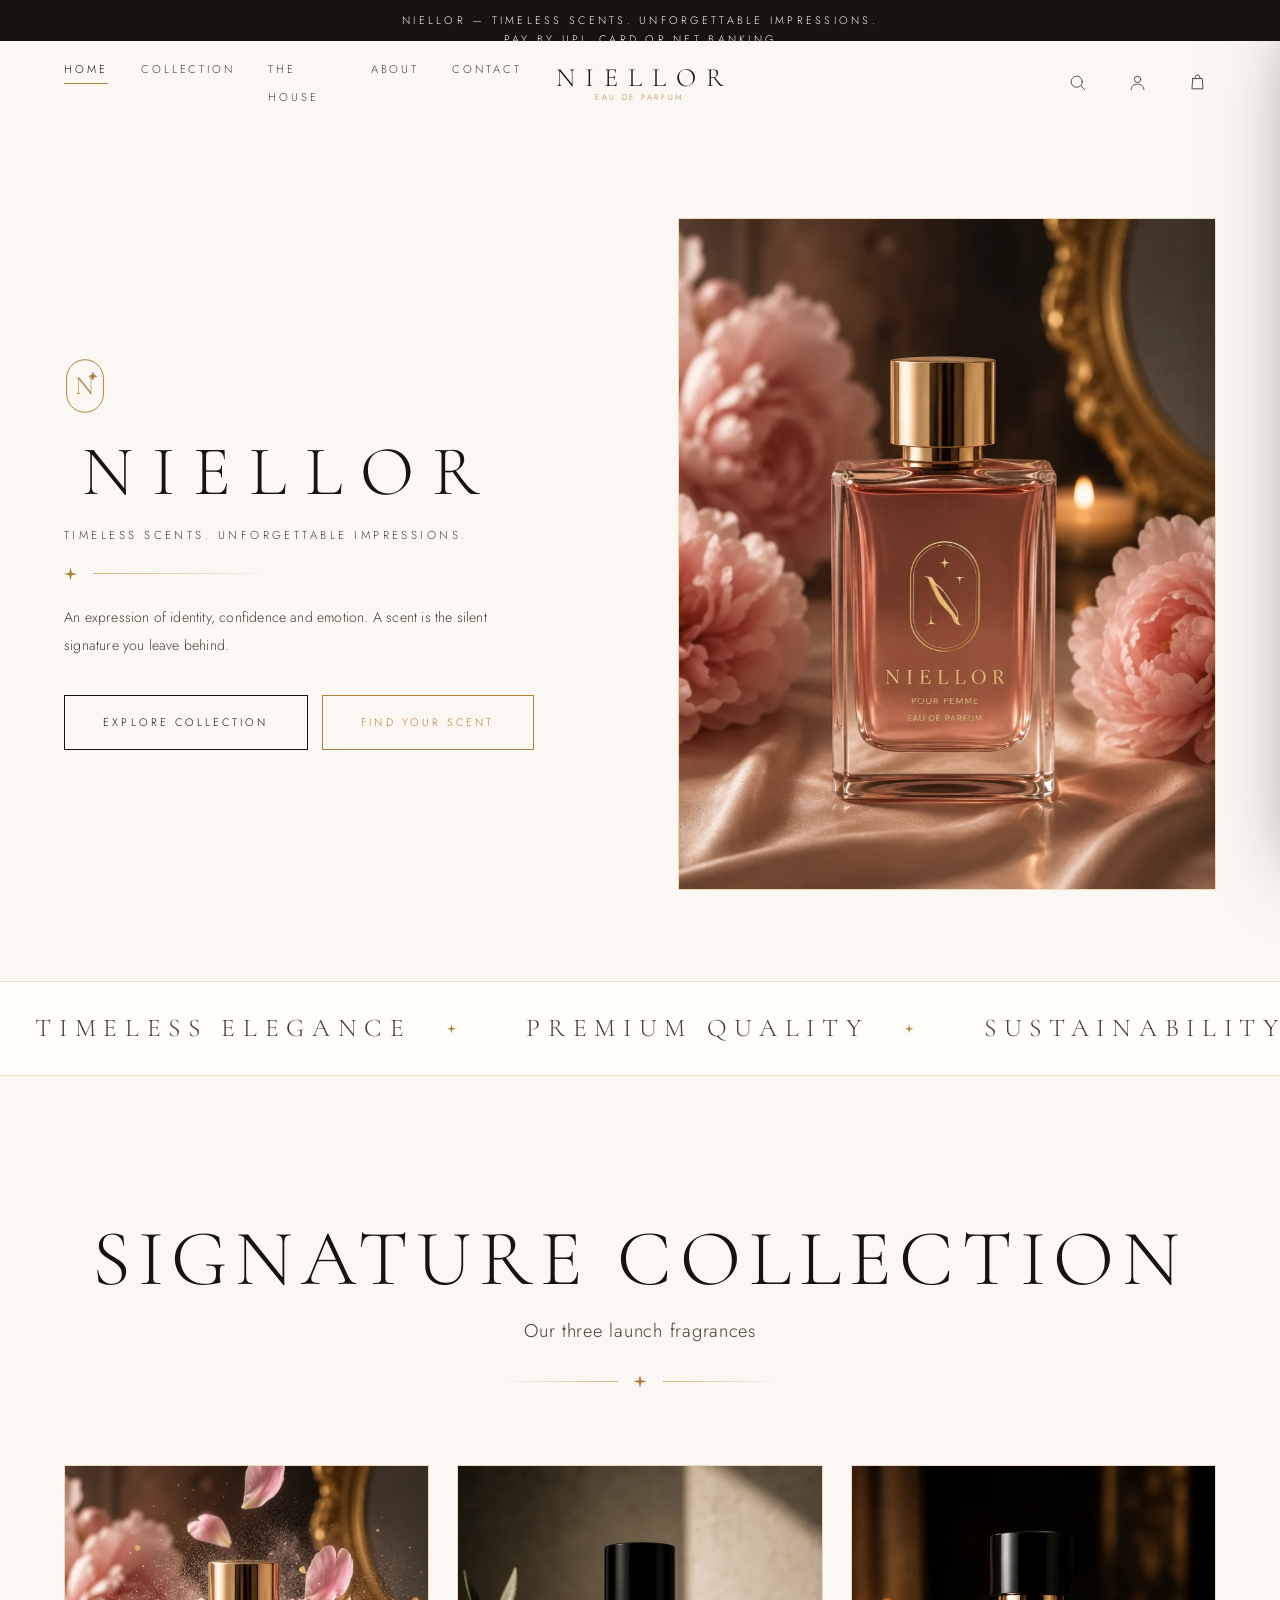
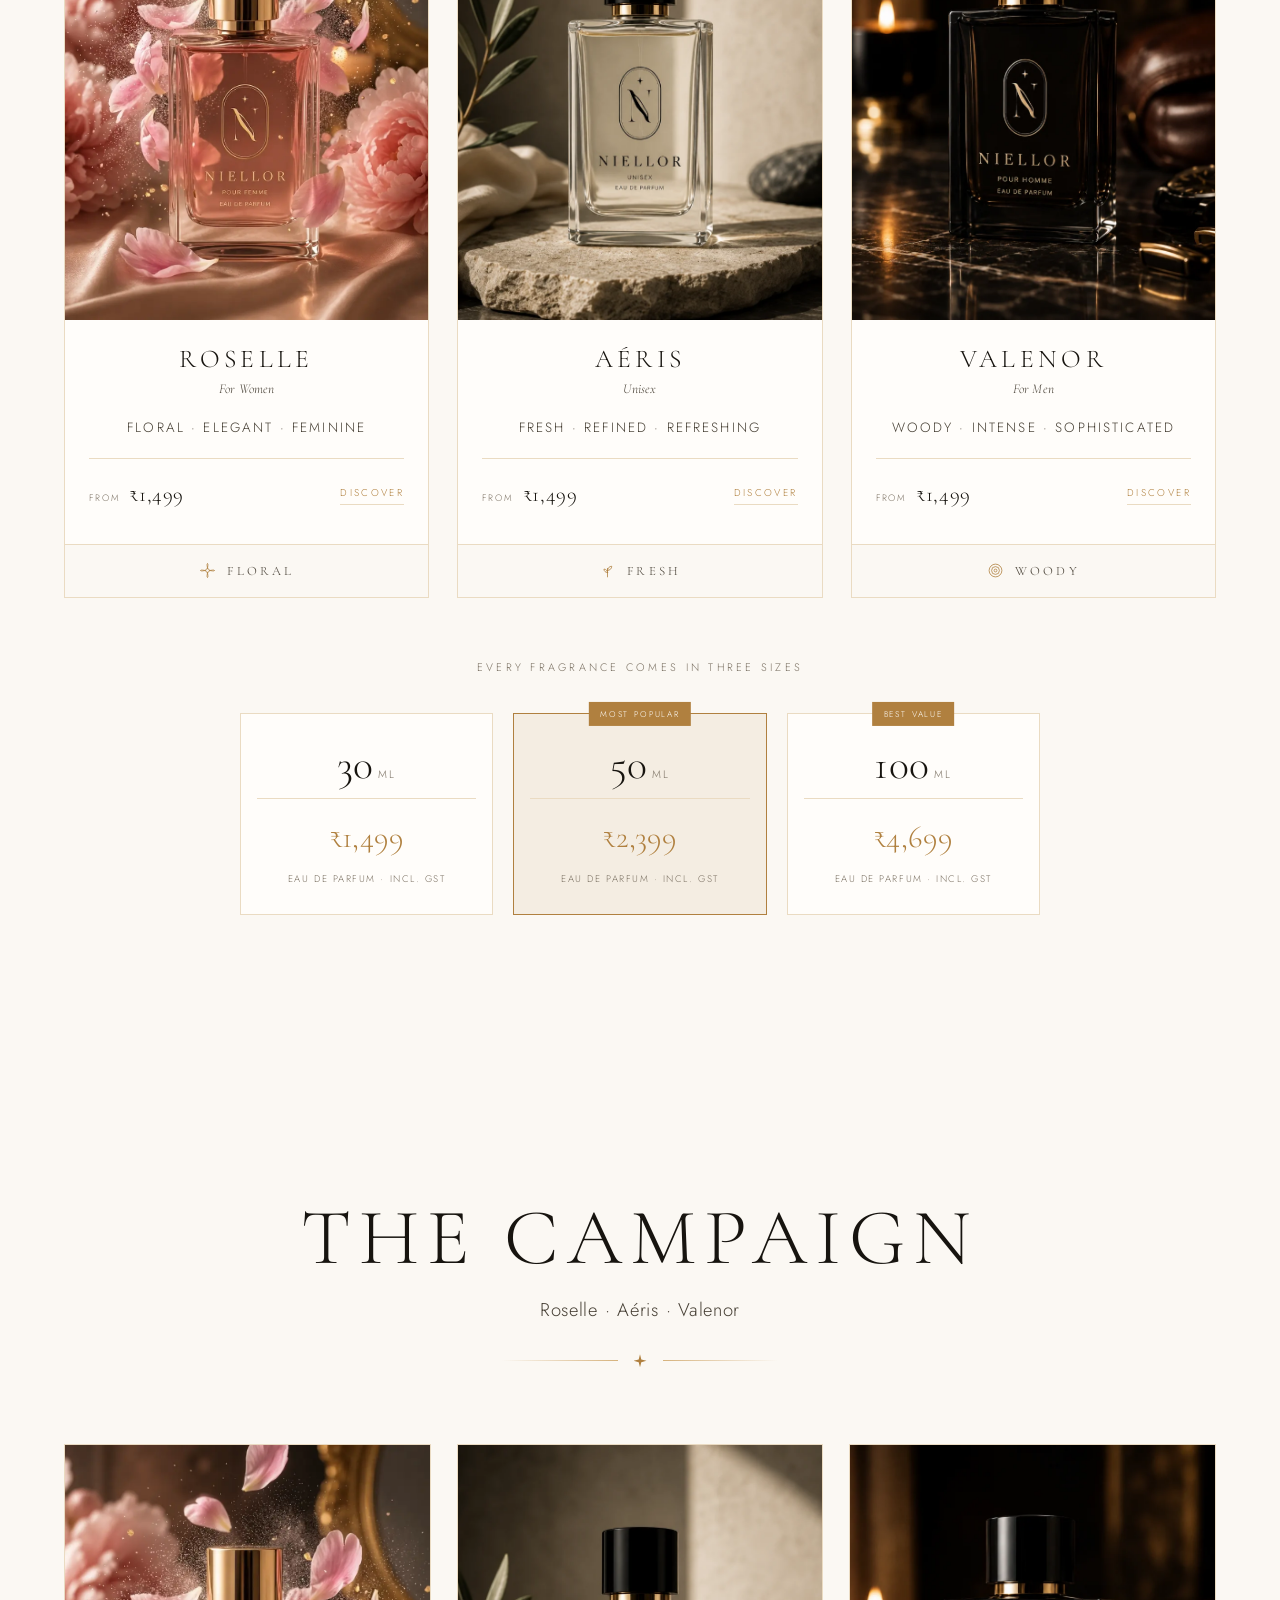
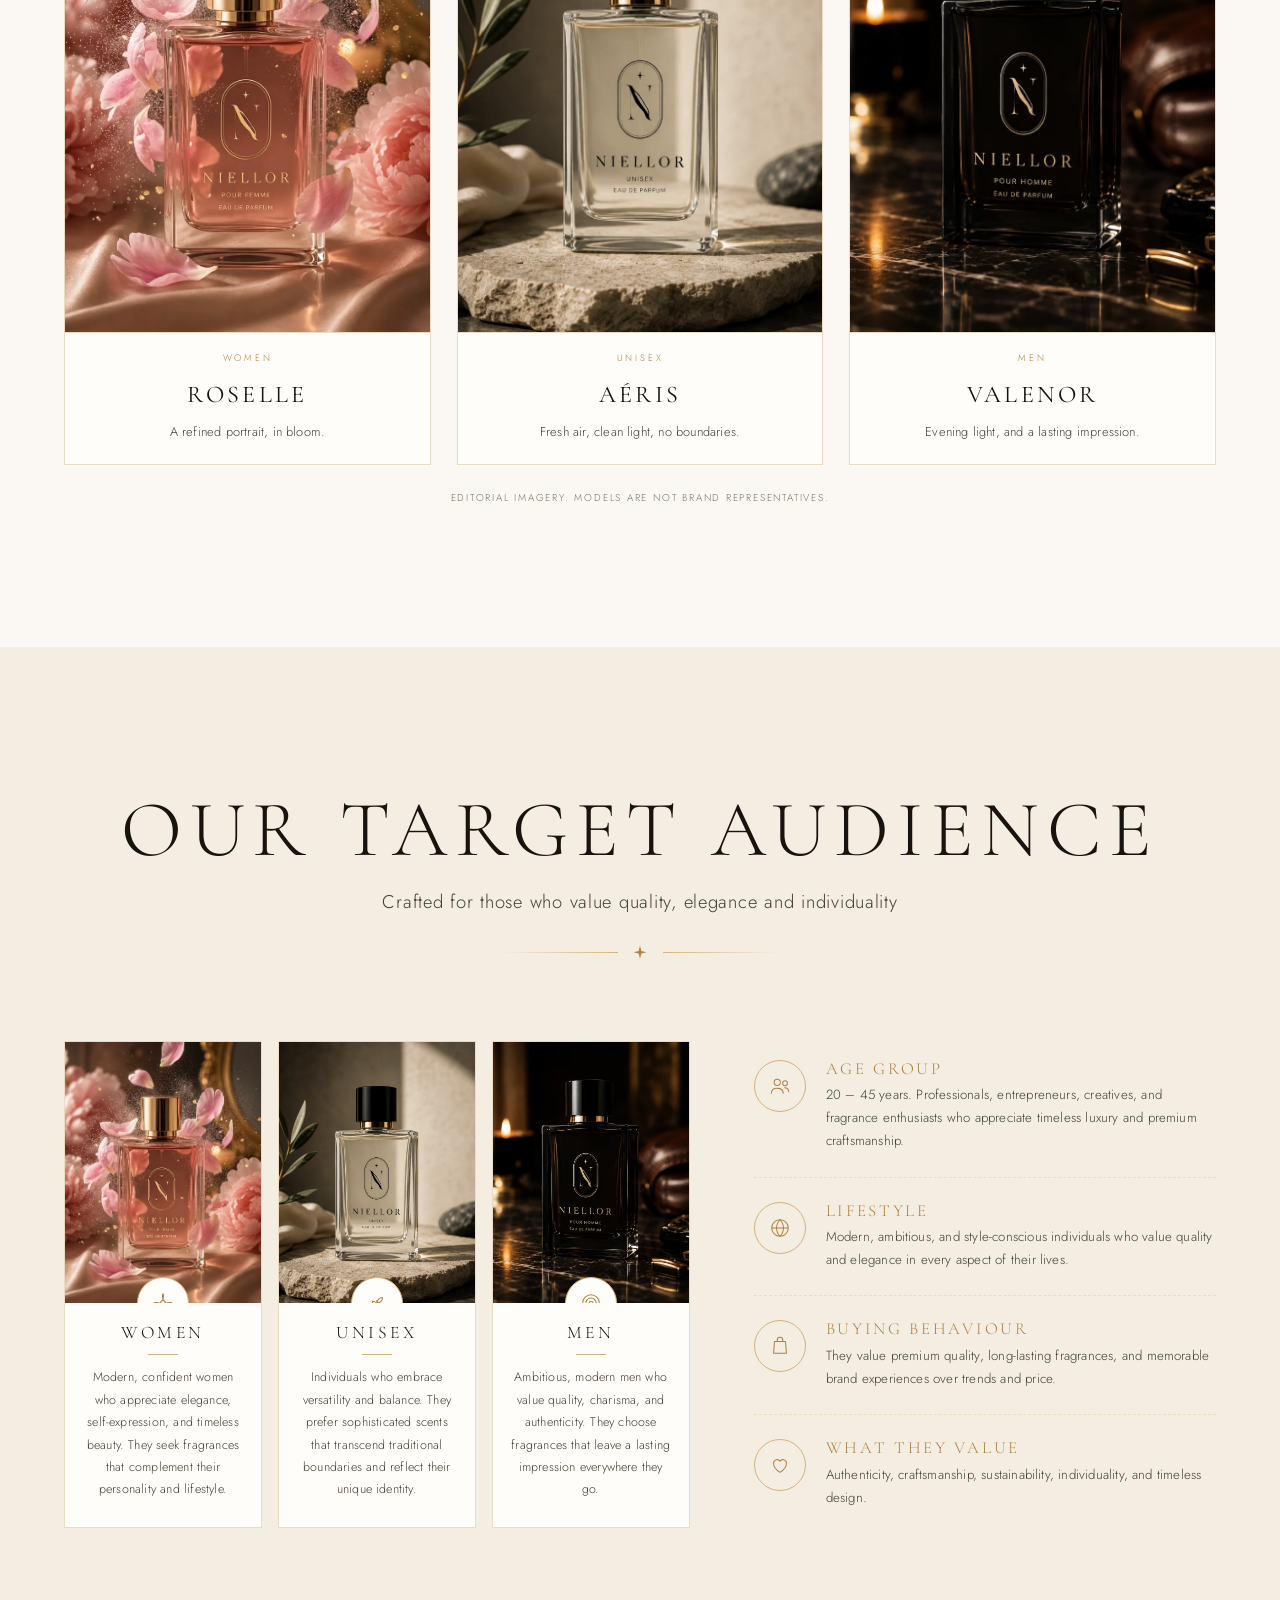
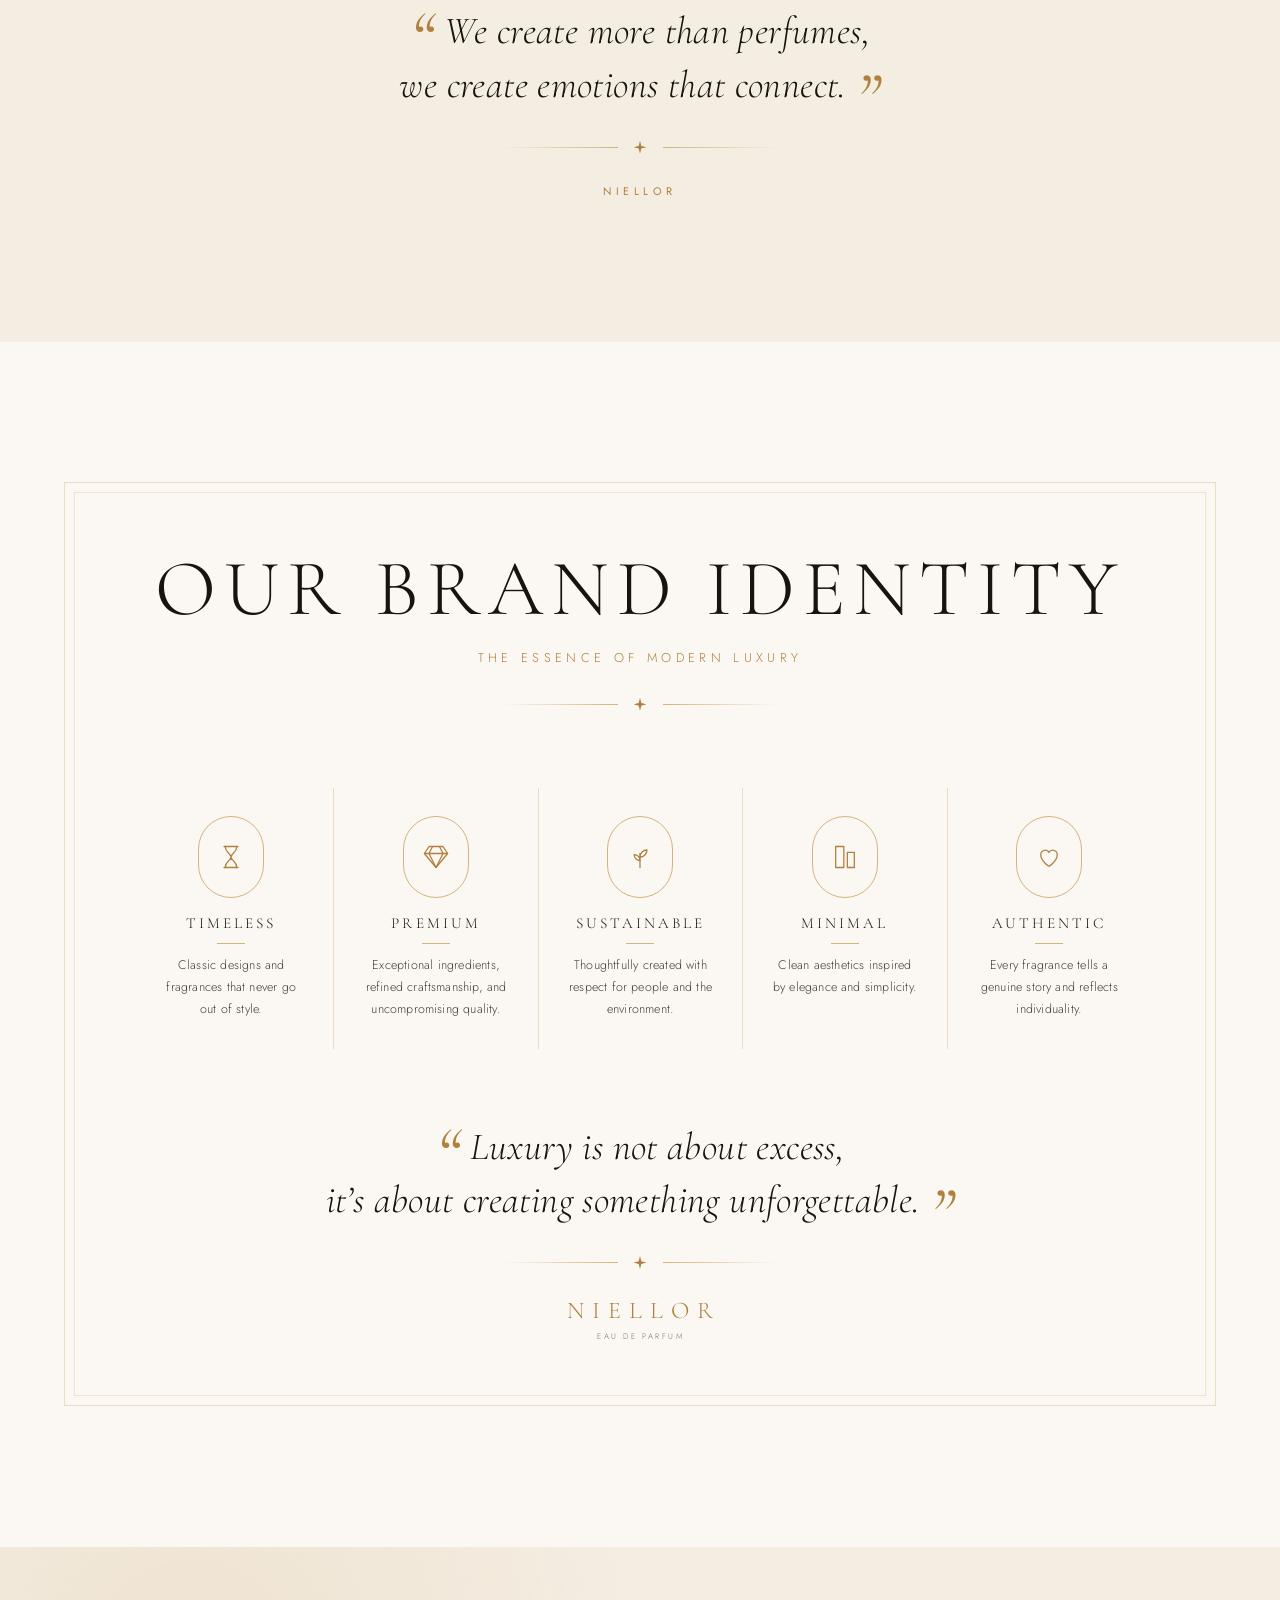
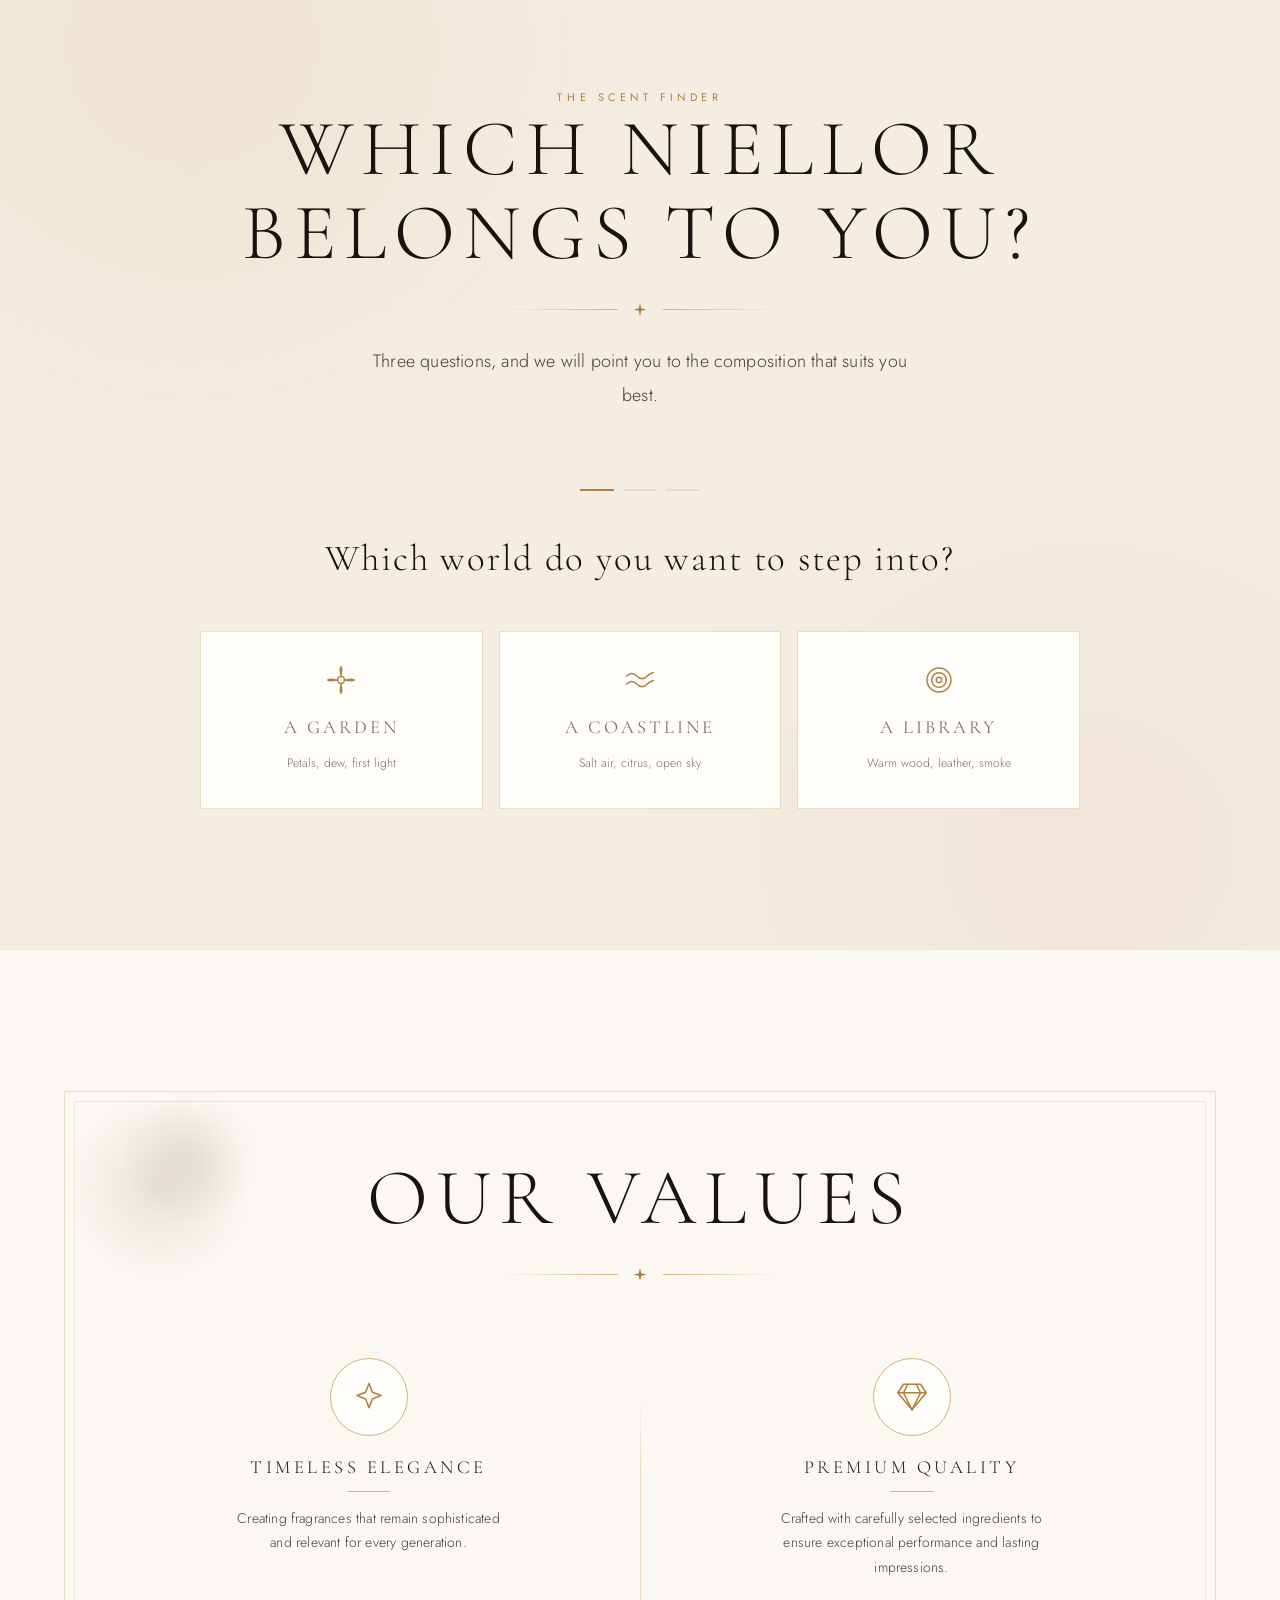
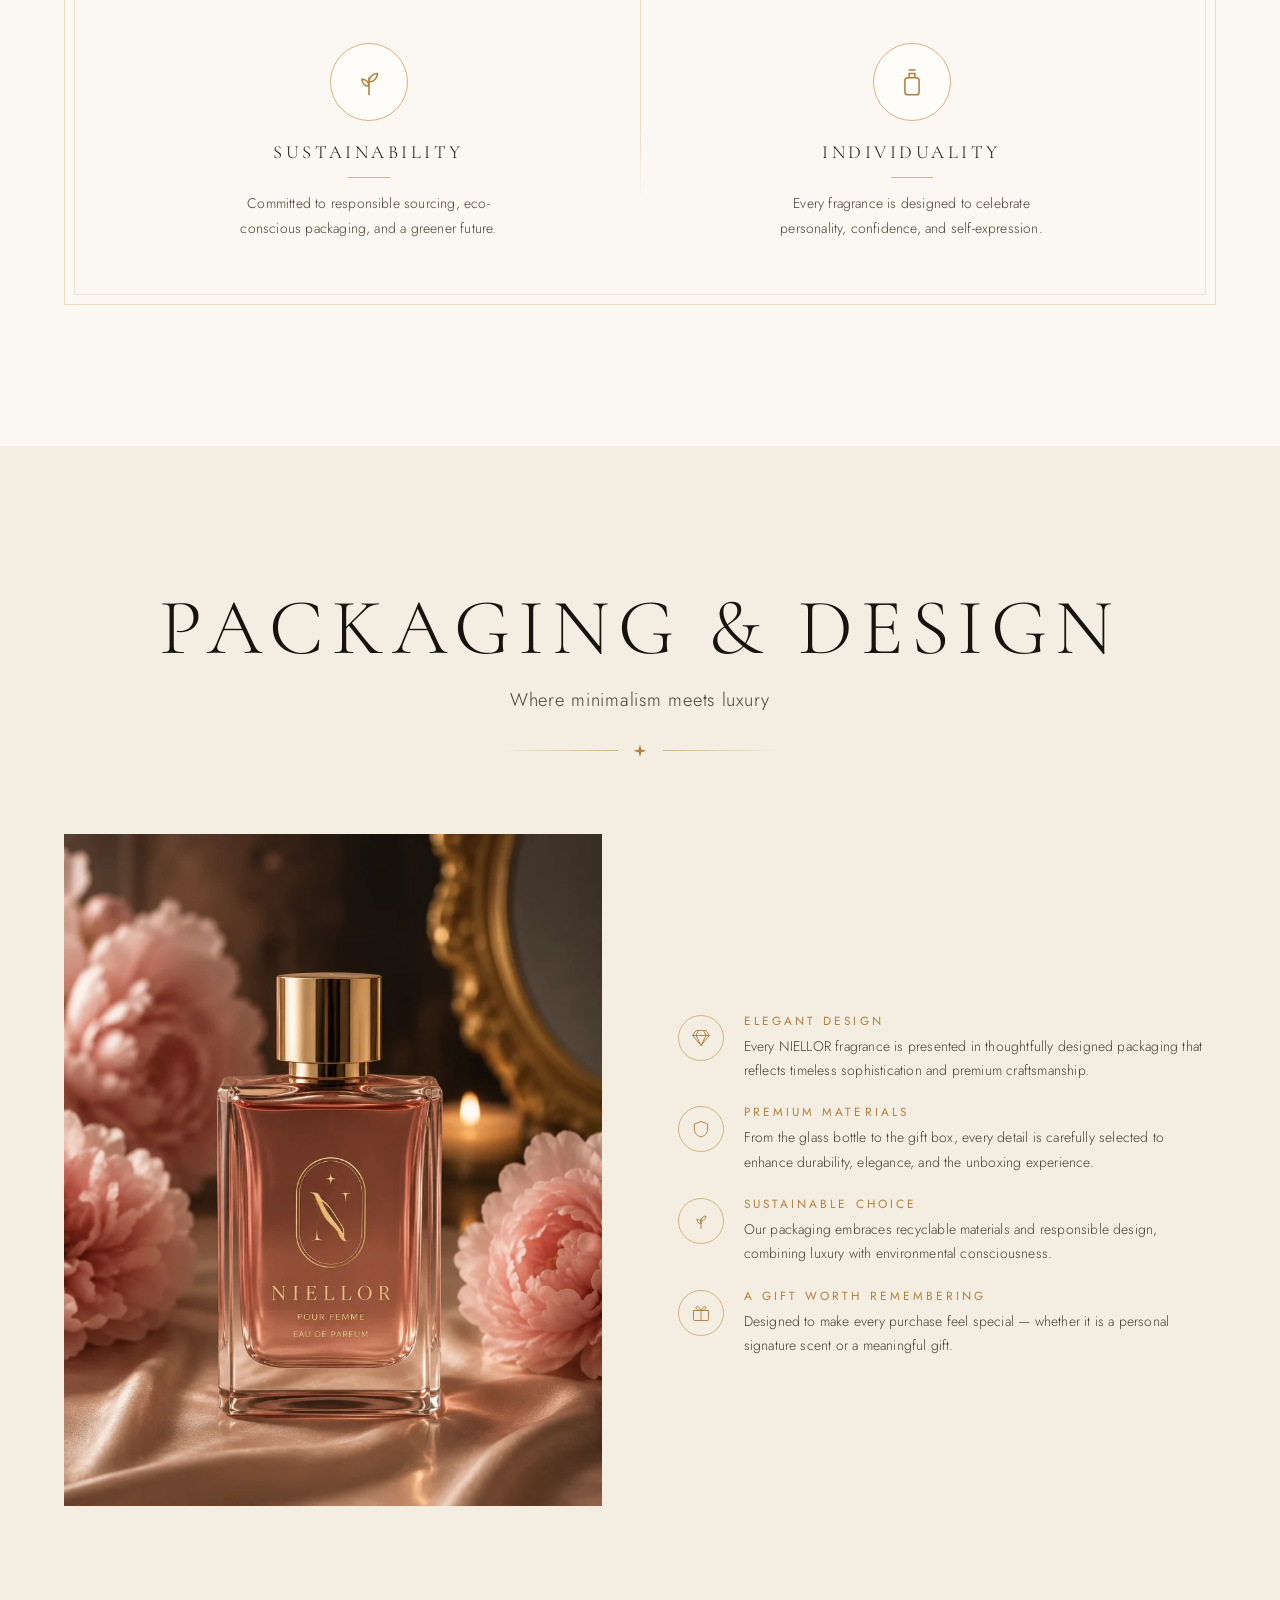
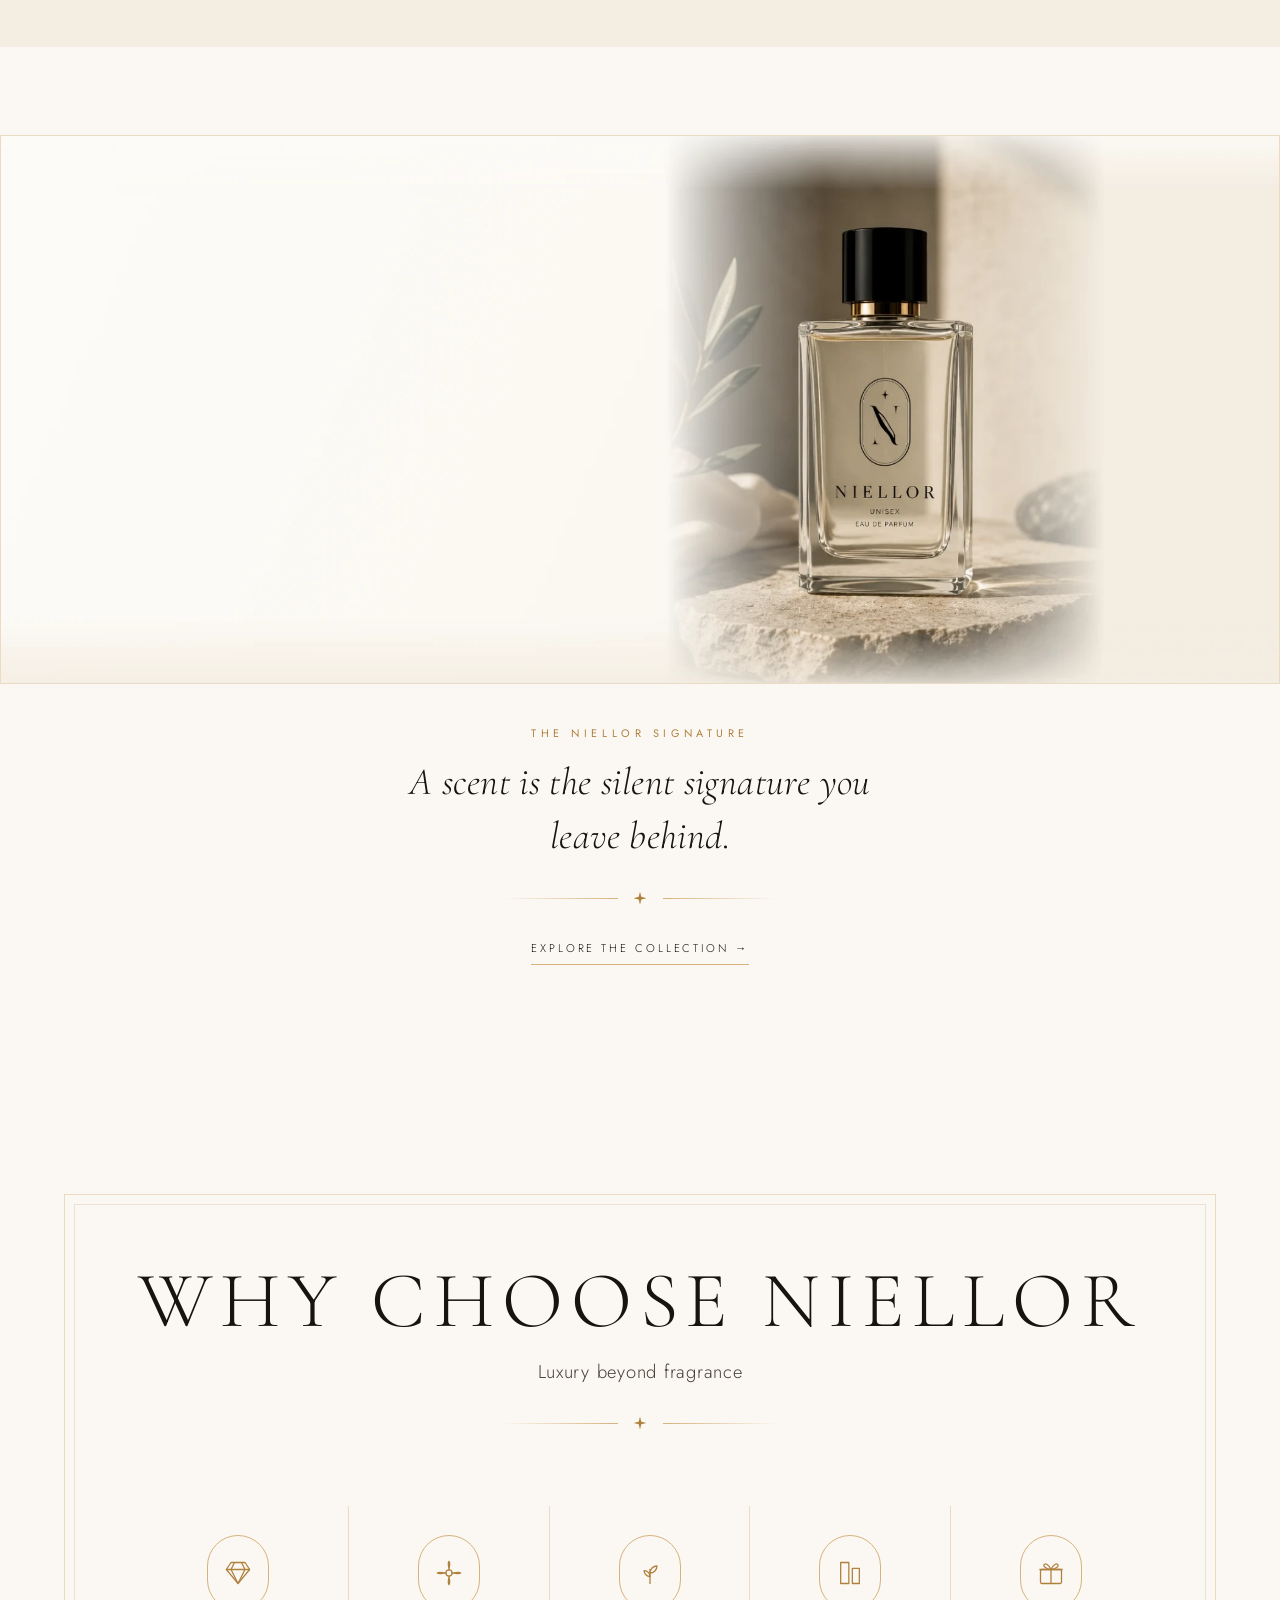
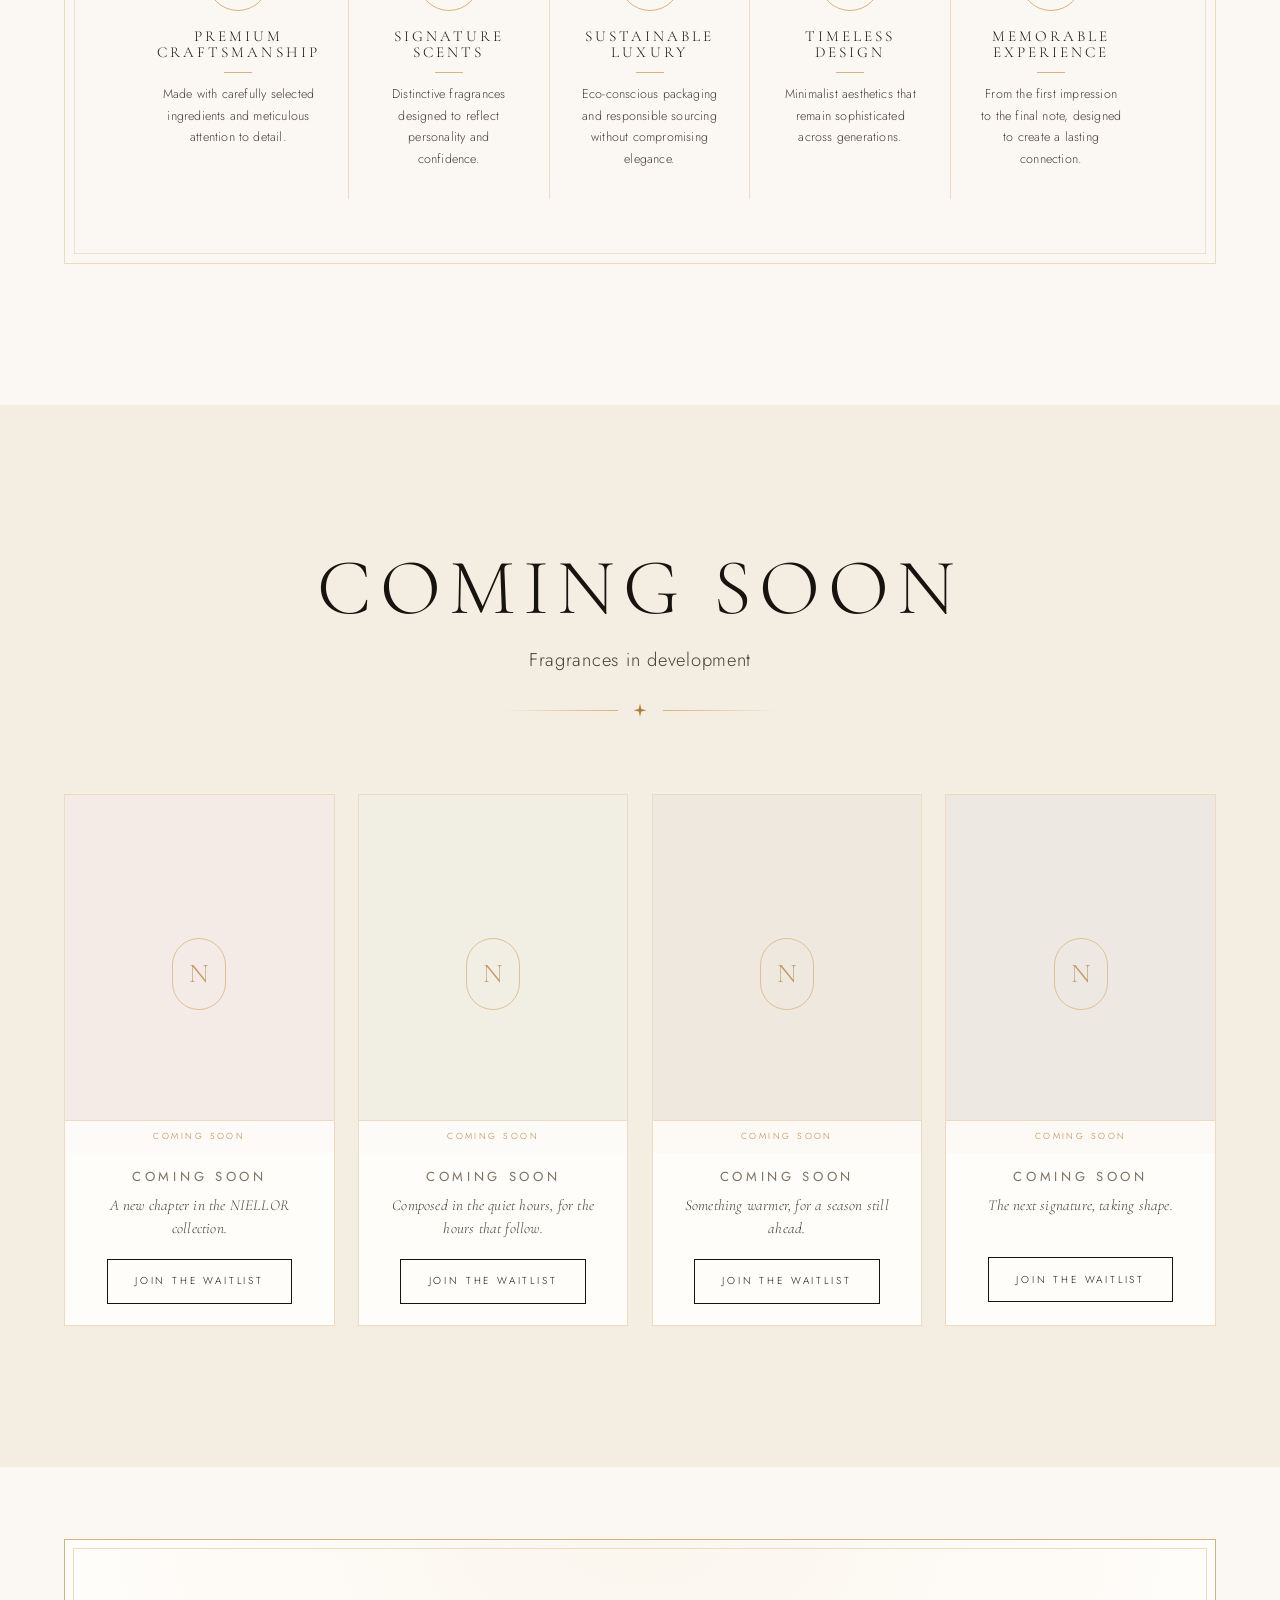
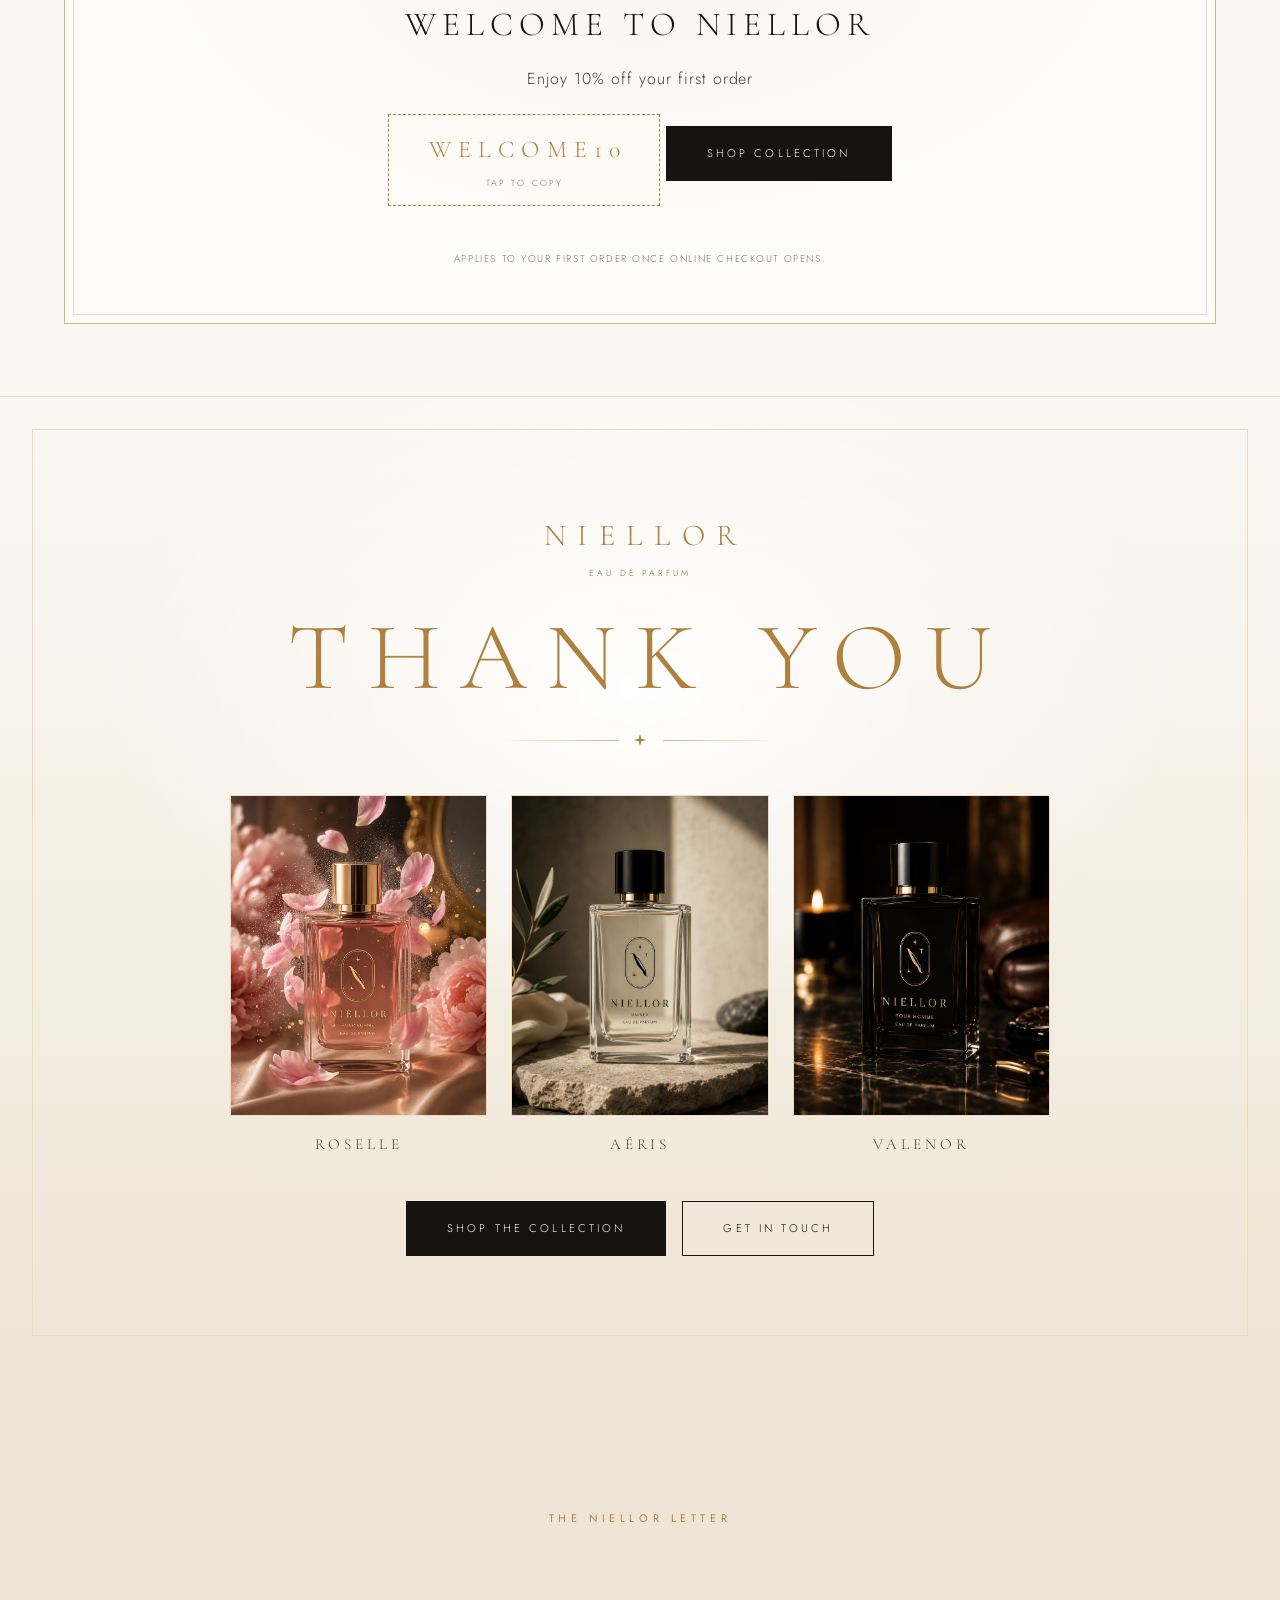
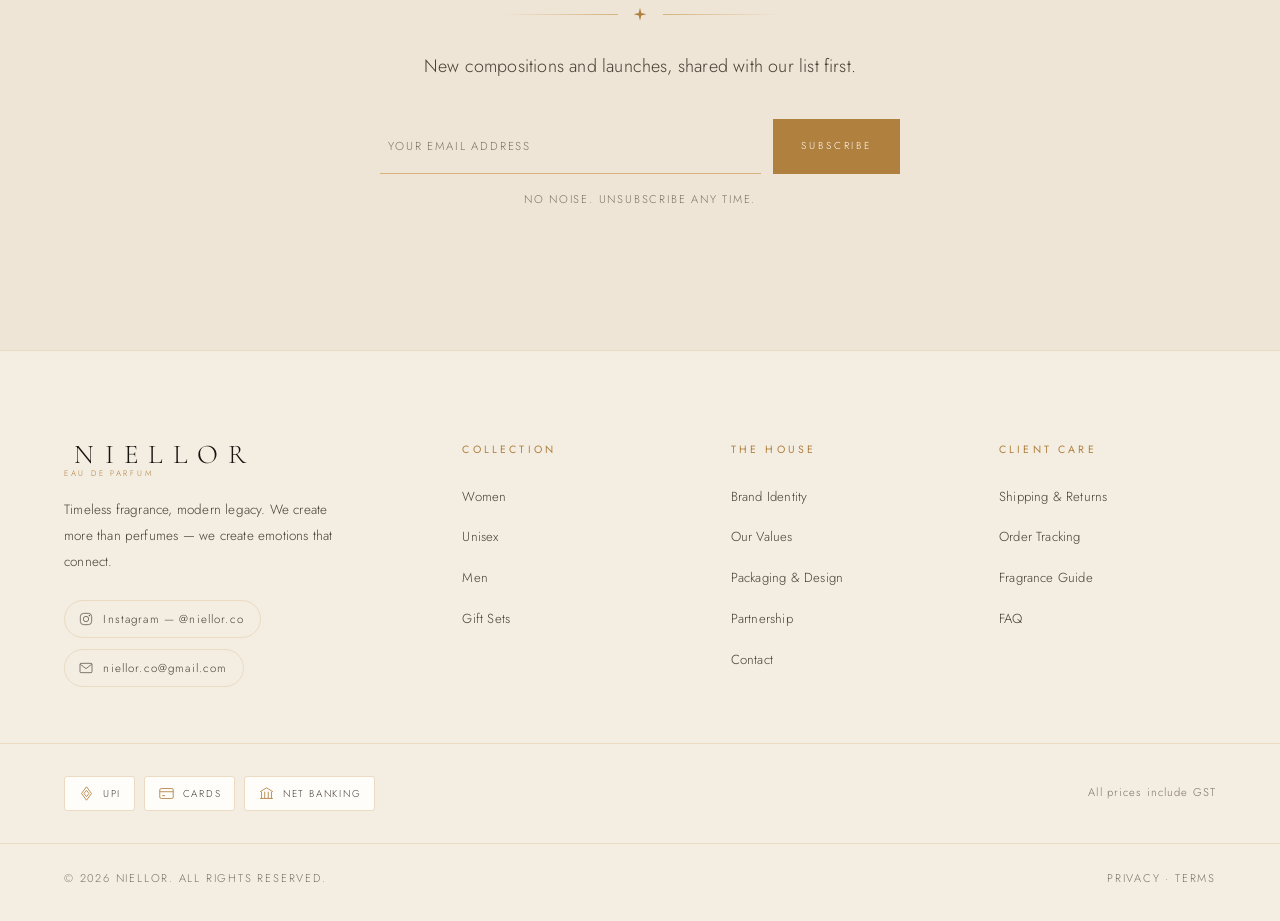
<file: index.html>
<!DOCTYPE html>
<html lang="en">
<head>
<meta charset="UTF-8">
<meta name="viewport" content="width=device-width, initial-scale=1">
<title>NIELLOR — Timeless Scents. Unforgettable Impressions.</title>
<meta name="description" content="NIELLOR is a luxury fragrance house. Discover the signature collection — Roselle, Aéris and Valenor eau de parfum.">
<link rel="icon" href="assets/favicon.svg" type="image/svg+xml">
<link rel="preconnect" href="https://fonts.googleapis.com">
<link rel="preconnect" href="https://fonts.gstatic.com" crossorigin>
<link href="https://fonts.googleapis.com/css2?family=Cormorant+Garamond:ital,wght@0,300;0,400;0,500;1,300;1,400&family=Jost:wght@200;300;400;500&display=swap" rel="stylesheet">
<link rel="stylesheet" href="css/style.css">
</head>
<body>

<div class="preloader" id="preloader">
  <div style="text-align:center">
    <div class="preloader-mark">NIELLOR</div>
    <div class="preloader-bar"><i></i></div>
  </div>
</div>

<header id="site-header"></header>

<main>

  <!-- ===================== COVER ===================== -->
  <section class="cover">
    <div class="cover-inner wrap">
      <div class="cover-copy">
        <span class="cover-mark" aria-hidden="true">
          <svg viewBox="0 0 64 88">
            <rect x="4" y="4" width="56" height="80" rx="28"
                  fill="none" stroke="currentColor" stroke-width="1.5"/>
            <text x="32" y="56" text-anchor="middle" fill="currentColor"
                  font-family="Cormorant Garamond, Georgia, serif" font-size="40">N</text>
            <path d="M44 22 l2 5 5 2 -5 2 -2 5 -2 -5 -5 -2 5 -2 z" fill="currentColor"/>
          </svg>
        </span>

        <h1 class="cover-word">NIELLOR</h1>
        <p class="cover-kicker">Timeless scents. Unforgettable impressions.</p>

        <div class="rule on-dark"><i></i></div>

        <p class="cover-lede">
          An expression of identity, confidence and emotion.
          A scent is the silent signature you leave behind.
        </p>

        <div class="cover-cta">
          <a class="btn-outline" href="collection.html">Explore Collection</a>
          <a class="btn-outline ghost" href="#finder">Find Your Scent</a>
        </div>
      </div>

      <div class="cover-media" id="coverMedia"></div>
    </div>
  </section>

  <div class="marquee" aria-hidden="true">
    <div class="marquee-track" id="marquee"></div>
  </div>

  <!-- ===================== COLLECTION ===================== -->
  <section class="section-pad" id="collection">
    <div class="wrap">
      <div class="section-head">
        <h2 class="display-lg" data-reveal>Signature Collection</h2>
        <p class="sub-serif" data-reveal>Our three launch fragrances</p>
        <div class="rule"><i></i></div>
      </div>

      <div class="collection-grid" id="collectionGrid"></div>

      <p class="size-lead" data-reveal>Every fragrance comes in three sizes</p>
      <div class="size-cards" id="sizeCards"></div>
    </div>
  </section>


  <!-- ===================== CAMPAIGN / EDITORIAL ===================== -->
  <section class="section-pad campaign-sec" id="campaign">
    <div class="wrap">
      <div class="section-head">
        <h2 class="display-lg" data-reveal>The Campaign</h2>
        <p class="sub-serif" data-reveal>Roselle &middot; Aéris &middot; Valenor</p>
        <div class="rule"><i></i></div>
      </div>
      <div class="campaign-grid" id="campaignGrid"></div>
      <p class="campaign-note" data-reveal>Editorial imagery. Models are not brand representatives.</p>
    </div>
  </section>

  <!-- ===================== TARGET AUDIENCE ===================== -->
  <section class="section-pad" style="background:var(--ivory-deep)">
    <div class="wrap">
      <div class="section-head">
        <h2 class="display-lg" data-reveal>Our Target Audience</h2>
        <p class="sub-serif" data-reveal>Crafted for those who value quality, elegance and individuality</p>
        <div class="rule"><i></i></div>
      </div>

      <div class="audience-grid">
        <div class="aud-cards" id="audCards"></div>
        <div class="aud-facts" id="audFacts"></div>
      </div>

      <div class="pull-quote" data-reveal>
        <p class="serif-quote">
          <span class="qm">&ldquo;</span>
          We create more than perfumes,<br>we create emotions that connect.
          <span class="qm">&rdquo;</span>
        </p>
        <div class="rule"><i></i></div>
        <p class="eyebrow">Niellor</p>
      </div>
    </div>
  </section>

  <!-- ===================== BRAND IDENTITY ===================== -->
  <section class="section-pad">
    <div class="wrap">
      <div class="framed">
        <div class="section-head">
          <h2 class="display-lg" data-reveal>Our Brand Identity</h2>
          <p class="sub-caps" data-reveal>The essence of modern luxury</p>
          <div class="rule"><i></i></div>
        </div>

        <div class="pillars" id="pillars"></div>

        <div class="pull-quote" data-reveal>
          <p class="serif-quote">
            <span class="qm">&ldquo;</span>
            Luxury is not about excess,<br>it&rsquo;s about creating something unforgettable.
            <span class="qm">&rdquo;</span>
          </p>
          <div class="rule"><i></i></div>
          <p class="brand-sign wordmark">Niellor<em>Eau de Parfum</em></p>
        </div>
      </div>
    </div>
  </section>

  <!-- ===================== SCENT FINDER ===================== -->
  <section class="section-pad finder" id="finder">
    <div class="wrap">
      <div class="section-head">
        <p class="eyebrow" data-reveal>The Scent Finder</p>
        <h2 class="display-lg" data-reveal>Which NIELLOR<br>belongs to you?</h2>
        <div class="rule"><i></i></div>
        <p class="lede" data-reveal>
          Three questions, and we will point you to the composition that suits you best.
        </p>
      </div>
      <div class="quiz" id="quiz"></div>
    </div>
  </section>

  <!-- ===================== VALUES ===================== -->
  <section class="section-pad" id="values">
    <div class="wrap">
      <div class="framed leafed">
        <div class="section-head">
          <h2 class="display-lg" data-reveal>Our Values</h2>
          <div class="rule"><i></i></div>
        </div>
        <div class="values-grid" id="valuesGrid"></div>
      </div>
    </div>
  </section>

  <!-- ===================== PACKAGING ===================== -->
  <section class="section-pad" style="background:var(--ivory-deep)">
    <div class="wrap">
      <div class="section-head">
        <h2 class="display-lg" data-reveal>Packaging &amp; Design</h2>
        <p class="sub-serif" data-reveal>Where minimalism meets luxury</p>
        <div class="rule"><i></i></div>
      </div>

      <div class="split-feature">
        <div class="sf-media" id="packMedia" data-reveal></div>
        <div class="sf-body">
          <div class="sf-list" id="packList"></div>
        </div>
      </div>
    </div>
  </section>

  <!-- ===================== LIFESTYLE BAND ===================== -->
  <!-- Wide editorial image. No text sits inside the image itself. -->
  <section class="lifestyle" aria-label="NIELLOR campaign">
    <div class="lifestyle-media" id="lifestyleMedia" data-reveal></div>
    <div class="wrap lifestyle-caption" data-reveal>
      <p class="eyebrow">The NIELLOR Signature</p>
      <p class="serif-quote">A scent is the silent signature you leave behind.</p>
      <div class="rule"><i></i></div>
      <a class="link-line" href="collection.html">Explore the collection &rarr;</a>
    </div>
  </section>

  <!-- ===================== WHY NIELLOR ===================== -->
  <section class="section-pad">
    <div class="wrap">
      <div class="framed">
        <div class="section-head">
          <h2 class="display-lg" data-reveal>Why Choose Niellor</h2>
          <p class="sub-serif" data-reveal>Luxury beyond fragrance</p>
          <div class="rule"><i></i></div>
        </div>
        <div class="pillars" id="why"></div>
      </div>
    </div>
  </section>


  <!-- ===================== COMING SOON ===================== -->
  <section class="section-pad coming-sec" id="coming-soon">
    <div class="wrap">
      <div class="section-head">
        <h2 class="display-lg" data-reveal>Coming Soon</h2>
        <p class="sub-serif" data-reveal>Fragrances in development</p>
        <div class="rule"><i></i></div>
      </div>
      <div class="coming-grid" id="comingGrid"></div>
    </div>
  </section>

  <!-- ===================== WELCOME OFFER ===================== -->
  <section class="promo-sec" id="welcome-offer">
    <div class="wrap">
      <div class="promo" data-reveal id="promo"></div>
    </div>
  </section>

  <!-- ===================== CLOSING ===================== -->
  <section class="thankyou">
    <div class="wrap">
      <div class="ty-mark" data-reveal>
        <span class="brand-word">Niellor</span>
        <span class="brand-sub">Eau de Parfum</span>
      </div>
      <h2 class="ty-head wordmark" data-reveal>Thank You</h2>
      <div class="rule"><i></i></div>
      <div class="ty-set" id="tySet"></div>
      <div class="ty-cta" data-reveal>
        <a class="btn" href="collection.html">Shop the Collection</a>
        <a class="btn btn-ghost" href="contact.html">Get in Touch</a>
      </div>
    </div>
  </section>

  <!-- ===================== NEWSLETTER ===================== -->
  <section class="section-pad newsletter">
    <div class="wrap-narrow">
      <p class="eyebrow" data-reveal>The NIELLOR Letter</p>
      <h2 class="display-md" data-reveal>Be first to know</h2>
      <div class="rule"><i></i></div>
      <p class="lede" style="margin-inline:auto; text-align:center" data-reveal>
        New compositions and launches, shared with our list first.
      </p>
      <form class="nl-form" data-demo="Thank you — welcome to NIELLOR" data-reveal>
        <input type="email" placeholder="Your email address" required aria-label="Email address">
        <button class="btn btn-gold btn-sm" type="submit">Subscribe</button>
      </form>
      <p class="nl-note" data-reveal>No noise. Unsubscribe any time.</p>
    </div>
  </section>

</main>

<div id="site-footer"></div>

<script src="js/products.js"></script>
<script src="js/auth-config.js"></script>
<script src="js/app.js"></script>
<script src="js/auth.js"></script>
<script>
window.pageInit = function () {

  /* Cover — its own media object, loaded eagerly (above the fold) */
  document.getElementById('coverMedia').innerHTML =
    media(NIELLOR_MEDIA.hero, { eager: true, sizes: '(max-width: 900px) 90vw, 45vw' });

  /* Marquee — the brand's stated values */
  const words = ['Timeless Elegance', 'Premium Quality', 'Sustainability', 'Individuality'];
  document.getElementById('marquee').innerHTML =
    [...words, ...words].map(w => `<span>${w}</span>`).join('');

  /* ---- Collection: rendered from NIELLOR_PRODUCTS, any length ---- */
  document.getElementById('collectionGrid').innerHTML = NIELLOR_PRODUCTS.map(p => `
    <article class="p-card" data-reveal data-ambient="${p.tint}">
      <a class="p-card-media" href="product.html?id=${p.id}" style="--card-tint:${p.tint}">
        ${productMedia(p, { sizes: '(max-width: 900px) 90vw, 30vw' })}
        <span class="p-quick">
          <button class="btn btn-sm btn-full" data-add="${p.id}">Add to Bag</button>
        </span>
      </a>
      <div class="p-card-body">
        <h3>${p.shortName}</h3>
        <p class="p-mood">${p.category}</p>
        <p class="p-desc">${(p.descriptors || []).join(' &middot; ')}</p>
        <div class="p-family">
          <span class="p-price"><small>from</small> ${money(priceFrom(p))}</span>
          <span class="p-cta">Discover</span>
        </div>
      </div>
      <div class="p-foot">
        ${ICON[p.icon] || ICON.sparkle}
        <em>${p.family}</em>
      </div>
    </article>`).join('');

  /* Size ladder — read from the shared price list */
  document.getElementById('sizeCards').innerHTML = NIELLOR_SIZES.map(s => `
    <div class="size-card${s.ml === NIELLOR_DEFAULT_ML ? ' feature' : ''}" data-reveal>
      ${s.tag ? `<span class="size-tag">${s.tag}</span>` : ''}
      <span class="size-ml">${s.ml}<em>ml</em></span>
      <span class="size-price">${money(s.price)}</span>
      <span class="size-note">Eau de Parfum${NIELLOR_POLICY.gstInclusive ? ' &middot; incl. GST' : ''}</span>
    </div>`).join('');

  /* ---- Target audience: each card holds its own image object ---- */
  const audIcon = { women: 'flower', unisex: 'leaf', men: 'wood' };
  document.getElementById('audCards').innerHTML = NIELLOR_AUDIENCE.map(a => `
    <article class="aud-card" data-reveal>
      <div class="aud-visual">
        ${media(a.image, { sizes: '(max-width: 900px) 90vw, 22vw' })}
        <span class="aud-badge">${ICON[audIcon[a.key]] || ICON.sparkle}</span>
      </div>
      <div class="aud-card-body">
        <h4>${a.title}</h4>
        <p>${a.text}</p>
      </div>
    </article>`).join('');

  const facts = [
    { icon: 'users', t: 'Age Group',        d: '20 – 45 years. Professionals, entrepreneurs, creatives, and fragrance enthusiasts who appreciate timeless luxury and premium craftsmanship.' },
    { icon: 'globe', t: 'Lifestyle',        d: 'Modern, ambitious, and style-conscious individuals who value quality and elegance in every aspect of their lives.' },
    { icon: 'bag',   t: 'Buying Behaviour', d: 'They value premium quality, long-lasting fragrances, and memorable brand experiences over trends and price.' },
    { icon: 'heart', t: 'What They Value',  d: 'Authenticity, craftsmanship, sustainability, individuality, and timeless design.' }
  ];
  document.getElementById('audFacts').innerHTML = facts.map(f => `
    <div class="aud-fact" data-reveal>
      <div class="aud-fact-icon">${ICON[f.icon]}</div>
      <div><h4>${f.t}</h4><p>${f.d}</p></div>
    </div>`).join('');

  /* ---- Brand identity ---- */
  const pillars = [
    { icon: 'hourglass', t: 'Timeless',    d: 'Classic designs and fragrances that never go out of style.' },
    { icon: 'diamond',   t: 'Premium',     d: 'Exceptional ingredients, refined craftsmanship, and uncompromising quality.' },
    { icon: 'leaf',      t: 'Sustainable', d: 'Thoughtfully created with respect for people and the environment.' },
    { icon: 'minimal',   t: 'Minimal',     d: 'Clean aesthetics inspired by elegance and simplicity.' },
    { icon: 'heart',     t: 'Authentic',   d: 'Every fragrance tells a genuine story and reflects individuality.' }
  ];
  document.getElementById('pillars').innerHTML = pillars.map(p => `
    <div class="pillar oval" data-reveal>
      <div class="pillar-icon">${ICON[p.icon]}</div>
      <h4>${p.t}</h4>
      <p>${p.d}</p>
    </div>`).join('');

  /* ---- Values ---- */
  const values = [
    { icon: 'sparkle', t: 'Timeless Elegance', d: 'Creating fragrances that remain sophisticated and relevant for every generation.' },
    { icon: 'diamond', t: 'Premium Quality',   d: 'Crafted with carefully selected ingredients to ensure exceptional performance and lasting impressions.' },
    { icon: 'leaf',    t: 'Sustainability',    d: 'Committed to responsible sourcing, eco-conscious packaging, and a greener future.' },
    { icon: 'bottle',  t: 'Individuality',     d: 'Every fragrance is designed to celebrate personality, confidence, and self-expression.' }
  ];
  document.getElementById('valuesGrid').innerHTML = values.map(v => `
    <div class="value" data-reveal>
      <div class="value-icon">${ICON[v.icon]}</div>
      <h3>${v.t}</h3>
      <p>${v.d}</p>
    </div>`).join('');

  /* ---- Packaging: its own media object ---- */
  document.getElementById('packMedia').innerHTML =
    media(NIELLOR_MEDIA.packaging, { sizes: '(max-width: 900px) 90vw, 45vw' });

  /* ---- Lifestyle band: its own media object ---- */
  document.getElementById('lifestyleMedia').innerHTML =
    media(NIELLOR_MEDIA.lifestyle, { sizes: '100vw' });

  const packs = [
    { icon: 'diamond', t: 'Elegant Design',           d: 'Every NIELLOR fragrance is presented in thoughtfully designed packaging that reflects timeless sophistication and premium craftsmanship.' },
    { icon: 'shield',  t: 'Premium Materials',        d: 'From the glass bottle to the gift box, every detail is carefully selected to enhance durability, elegance, and the unboxing experience.' },
    { icon: 'leaf',    t: 'Sustainable Choice',       d: 'Our packaging embraces recyclable materials and responsible design, combining luxury with environmental consciousness.' },
    { icon: 'gift',    t: 'A Gift Worth Remembering', d: 'Designed to make every purchase feel special — whether it is a personal signature scent or a meaningful gift.' }
  ];
  document.getElementById('packList').innerHTML = packs.map(p => `
    <div class="sf-item" data-reveal>
      <div class="sf-item-icon">${ICON[p.icon]}</div>
      <div><h4>${p.t}</h4><p>${p.d}</p></div>
    </div>`).join('');

  /* ---- Why NIELLOR ---- */
  const why = [
    { icon: 'diamond', t: 'Premium Craftsmanship', d: 'Made with carefully selected ingredients and meticulous attention to detail.' },
    { icon: 'flower',  t: 'Signature Scents',      d: 'Distinctive fragrances designed to reflect personality and confidence.' },
    { icon: 'leaf',    t: 'Sustainable Luxury',    d: 'Eco-conscious packaging and responsible sourcing without compromising elegance.' },
    { icon: 'minimal', t: 'Timeless Design',       d: 'Minimalist aesthetics that remain sophisticated across generations.' },
    { icon: 'gift',    t: 'Memorable Experience',  d: 'From the first impression to the final note, designed to create a lasting connection.' }
  ];
  document.getElementById('why').innerHTML = why.map(p => `
    <div class="pillar" data-reveal>
      <div class="pillar-icon">${ICON[p.icon]}</div>
      <h4>${p.t}</h4>
      <p>${p.d}</p>
    </div>`).join('');

  /* ---- Closing: each bottle uses its own image object ---- */
  document.getElementById('tySet').innerHTML = NIELLOR_PRODUCTS.map(p => `
    <a class="ty-bottle" href="product.html?id=${p.id}" data-reveal>
      <span class="ty-frame">${productMedia(p, { sizes: '30vw' })}</span>
      <span class="ty-name">${p.shortName}</span>
    </a>`).join('');

  /* ---- Campaign: each frame owns its image, falling back to that
         fragrance's own product photograph — never another product's ---- */
  document.getElementById('campaignGrid').innerHTML = NIELLOR_CAMPAIGN.map(c => `
    <a class="camp-card" href="product.html?id=${c.productId}" data-reveal>
      <span class="camp-media">
        ${media(campaignImage(c), { sizes: '(max-width: 900px) 86vw, 30vw' })}
      </span>
      <span class="camp-body">
        <em class="camp-aud">${c.audience}</em>
        <strong class="camp-title">${c.title}</strong>
        <span class="camp-line">${c.line}</span>
      </span>
    </a>`).join('');

  /* ---- Coming soon: clearly not purchasable ---- */
  document.getElementById('comingGrid').innerHTML = NIELLOR_COMING_SOON.map(c => `
    <article class="coming-card" data-reveal>
      <div class="coming-media" style="--tint:${c.tint}">
        ${c.image && c.image.src
          ? media(c.image, { sizes: '(max-width: 900px) 70vw, 22vw' })
          : '<span class="coming-mark" aria-hidden="true"></span>'}
        <span class="coming-flag">${c.label}</span>
      </div>
      <div class="coming-body">
        <h3>${c.label}</h3>
        <p>${c.teaser}</p>
        <button class="btn btn-sm btn-ghost" data-waitlist="${c.key}">Join the Waitlist</button>
      </div>
    </article>`).join('');

  /* ---- Welcome offer ---- */
  const promoEl = document.getElementById('promo');
  if (NIELLOR_PROMO.active) {
    promoEl.innerHTML = `
      <p class="promo-kicker">${NIELLOR_PROMO.headline}</p>
      <p class="promo-offer">${NIELLOR_PROMO.offer}</p>
      <button class="promo-code" id="promoCode" type="button">
        <span>${NIELLOR_PROMO.code}</span><em>Tap to copy</em>
      </button>
      <a class="btn" href="collection.html">Shop Collection</a>
      <p class="promo-fine">${NIELLOR_PROMO.checkoutConnected
        ? 'Applied at checkout.'
        : 'Applies to your first order once online checkout opens.'}</p>`;

    document.getElementById('promoCode').addEventListener('click', async e => {
      const btn = e.currentTarget;
      try { await navigator.clipboard.writeText(NIELLOR_PROMO.code); }
      catch { /* clipboard blocked — the code is on screen anyway */ }
      btn.classList.add('copied');
      btn.querySelector('em').textContent = 'Copied';
      setTimeout(() => {
        btn.classList.remove('copied');
        btn.querySelector('em').textContent = 'Tap to copy';
      }, 2000);
    });
  } else {
    promoEl.closest('.promo-sec').remove();
  }

  /* Waitlist routes to the contact form rather than faking a signup */
  document.addEventListener('click', e => {
    if (e.target.closest('[data-waitlist]')) location.href = 'contact.html?interest=waitlist';
  });

  initReveal();
  initAmbient();
};
</script>
</body>
</html>
</file>
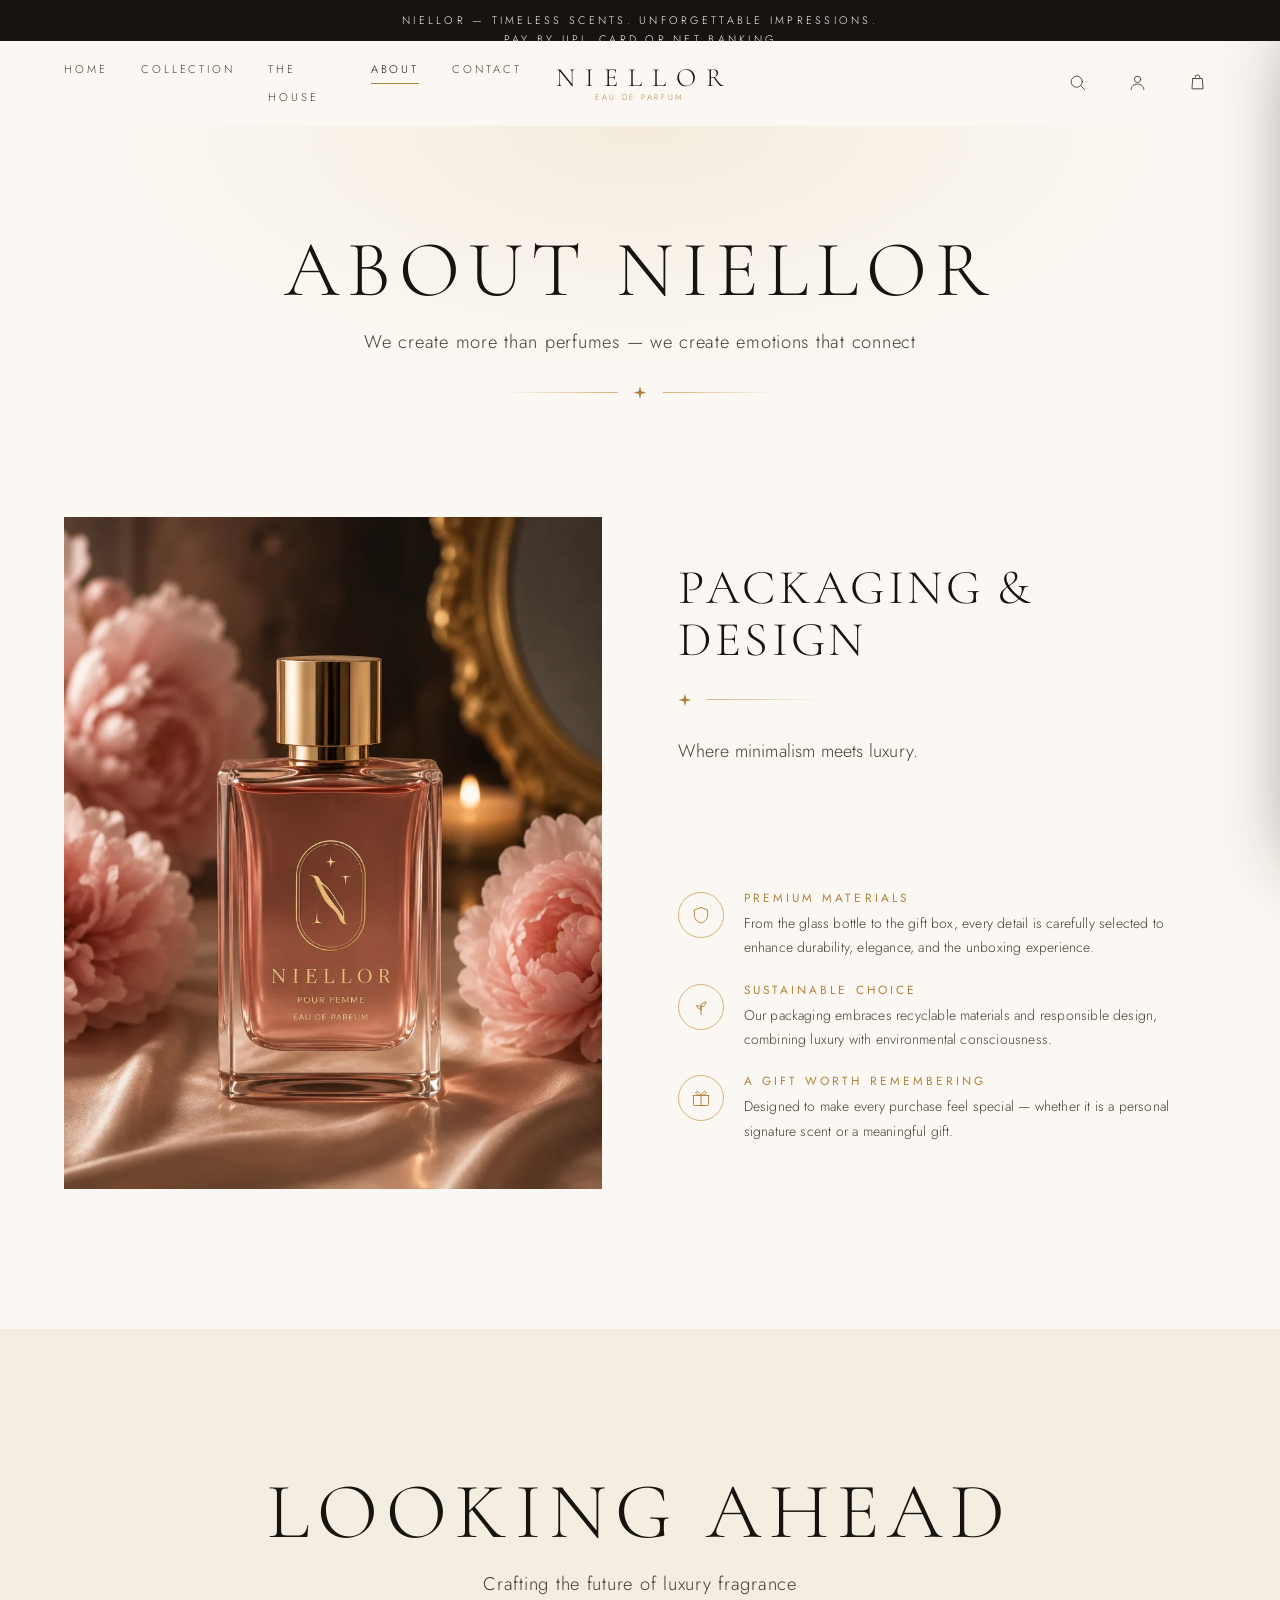
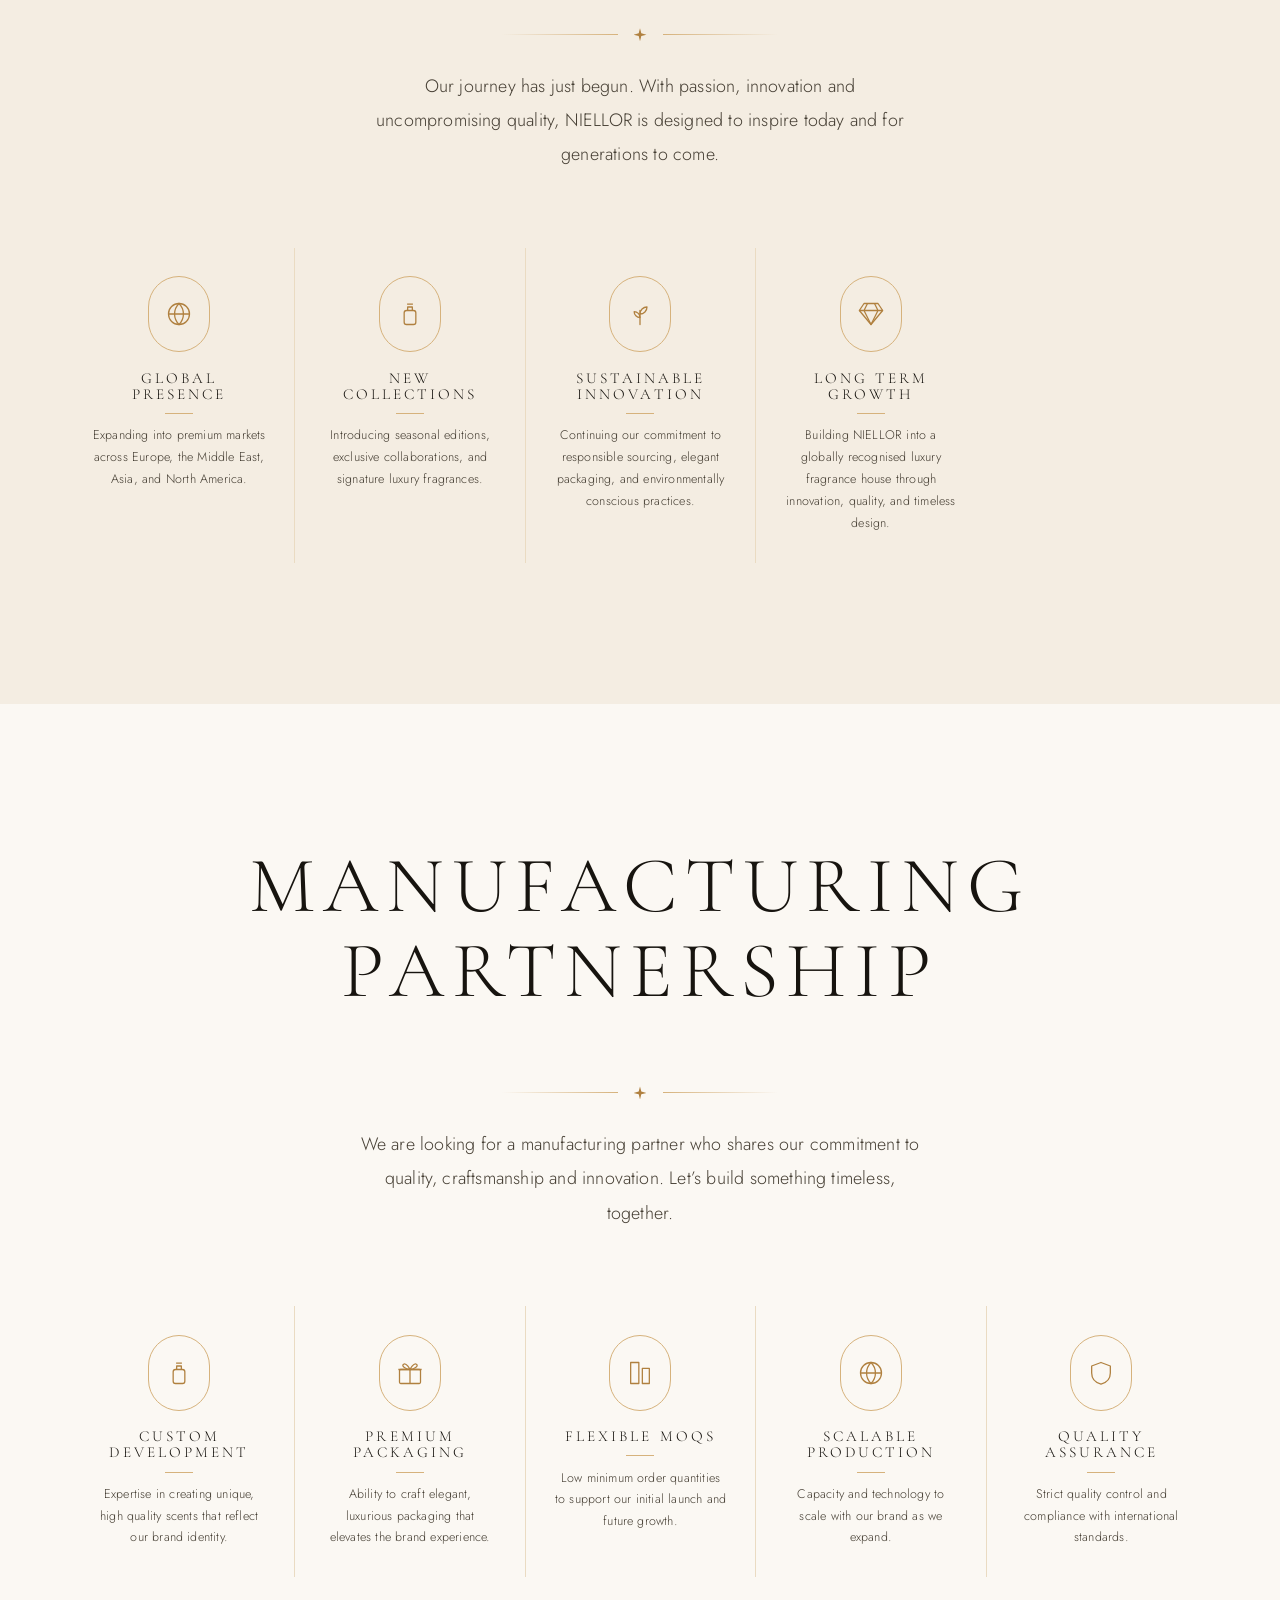
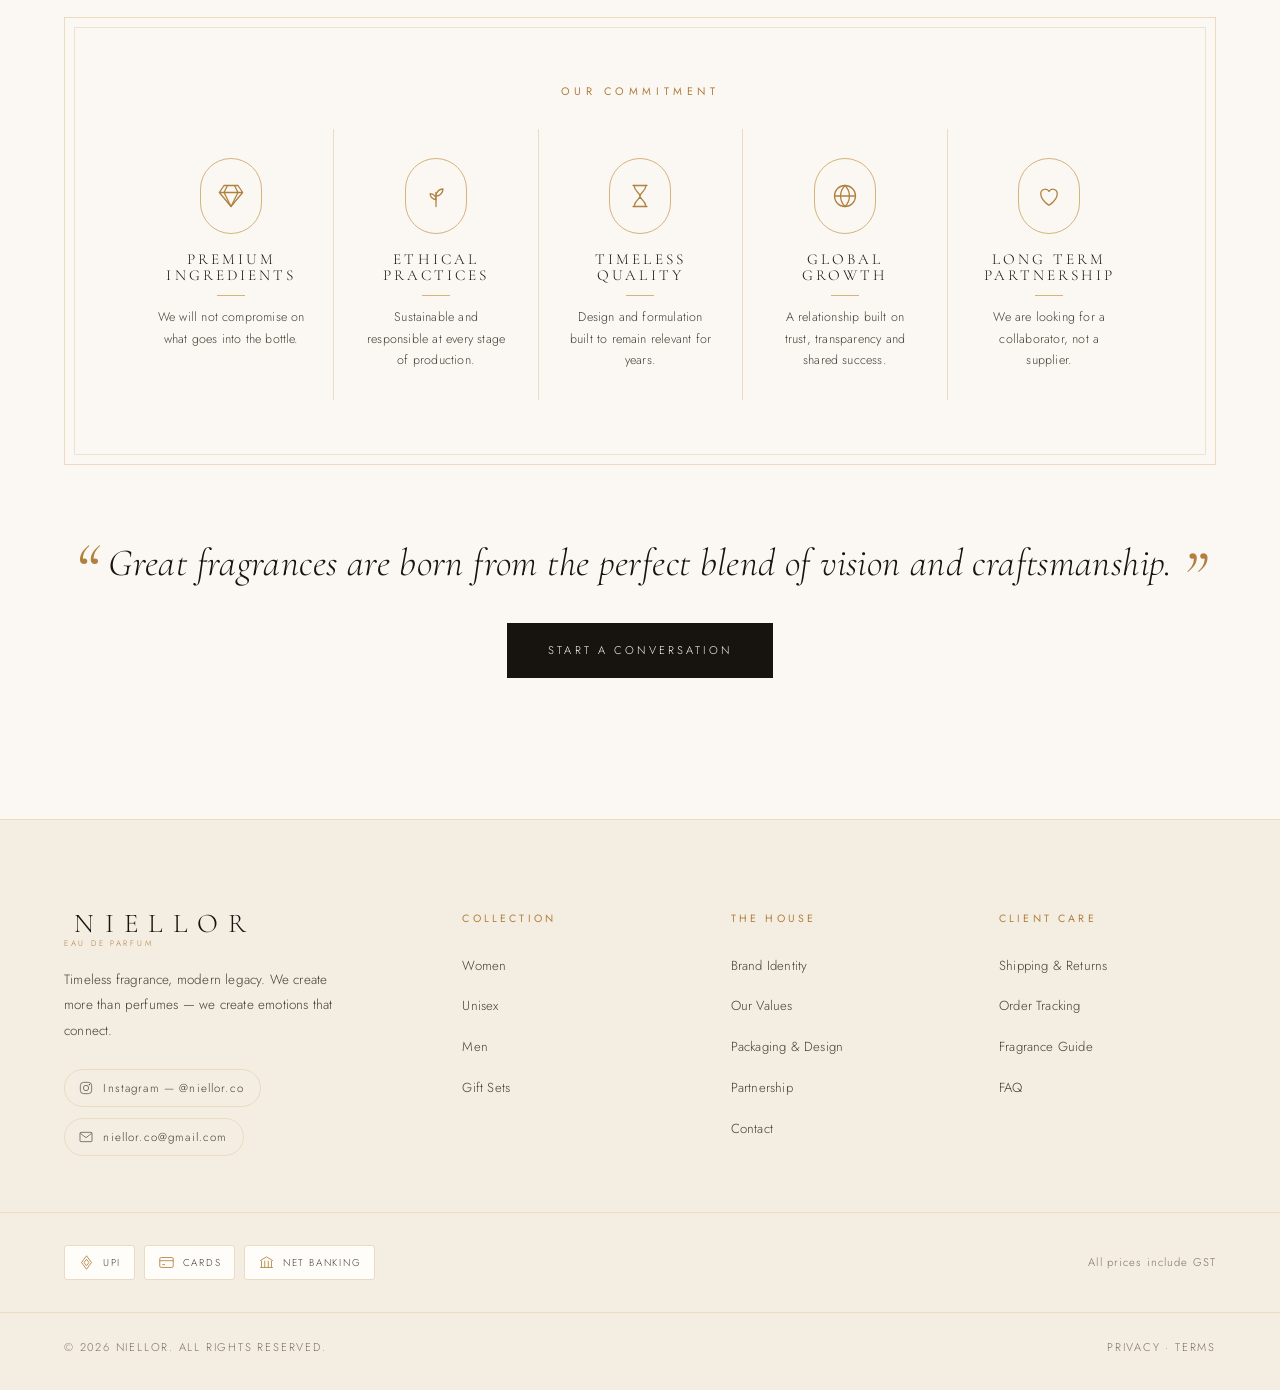
<file: about.html>
<!DOCTYPE html>
<html lang="en">
<head>
<meta charset="UTF-8">
<meta name="viewport" content="width=device-width, initial-scale=1">
<title>About — NIELLOR</title>
<meta name="description" content="About NIELLOR — packaging and design, our direction, and manufacturing partnership.">
<link rel="icon" href="assets/favicon.svg" type="image/svg+xml">
<link rel="preconnect" href="https://fonts.googleapis.com">
<link rel="preconnect" href="https://fonts.gstatic.com" crossorigin>
<link href="https://fonts.googleapis.com/css2?family=Cormorant+Garamond:ital,wght@0,300;0,400;0,500;1,300;1,400&family=Jost:wght@200;300;400;500&display=swap" rel="stylesheet">
<link rel="stylesheet" href="css/style.css">
</head>
<body>

<header id="site-header"></header>

<main>

  <section class="page-head">
    <div class="wrap">
      <h1 class="display-lg" data-reveal>About Niellor</h1>
      <p class="sub-serif" data-reveal>We create more than perfumes — we create emotions that connect</p>
      <div class="rule"><i></i></div>
    </div>
  </section>

  <!-- Packaging -->
  <section class="section-pad" style="padding-top:clamp(1.5rem,3vw,2.5rem)">
    <div class="wrap split-feature">
      <div class="sf-media" id="packMedia" data-reveal></div>
      <div class="sf-body">
        <h2 class="display-md" data-reveal>Packaging &amp; Design</h2>
        <div class="rule left"><i></i></div>
        <p class="lede" data-reveal>Where minimalism meets luxury.</p>
        <div class="sf-list" id="packList"></div>
      </div>
    </div>
  </section>

  <!-- Direction -->
  <section class="section-pad" style="background:var(--ivory-deep)">
    <div class="wrap">
      <div class="section-head">
        <h2 class="display-lg" data-reveal>Looking Ahead</h2>
        <p class="sub-serif" data-reveal>Crafting the future of luxury fragrance</p>
        <div class="rule"><i></i></div>
        <p class="lede" data-reveal>
          Our journey has just begun. With passion, innovation and uncompromising
          quality, NIELLOR is designed to inspire today and for generations to come.
        </p>
      </div>
      <div class="pillars" id="future"></div>
    </div>
  </section>

  <!-- Partnership -->
  <section class="section-pad" id="partnership">
    <div class="wrap">
      <div class="section-head">
        <h2 class="display-lg" data-reveal>Manufacturing Partnership</h2>
        <p class="sub-serif" data-reveal>Together, we create excellence</p>
        <div class="rule"><i></i></div>
        <p class="lede" data-reveal>
          We are looking for a manufacturing partner who shares our commitment to
          quality, craftsmanship and innovation. Let&rsquo;s build something timeless, together.
        </p>
      </div>

      <div class="pillars" id="partner1" style="margin-bottom:2.5rem"></div>

      <div class="framed" data-reveal>
        <p class="eyebrow" style="text-align:center">Our Commitment</p>
        <div class="pillars" id="partner2" style="margin-top:1.75rem"></div>
      </div>

      <div class="pull-quote" data-reveal>
        <p class="serif-quote">
          <span class="qm">&ldquo;</span>
          Great fragrances are born from the perfect blend of vision and craftsmanship.
          <span class="qm">&rdquo;</span>
        </p>
        <div style="margin-top:2rem">
          <a class="btn" href="contact.html">Start a Conversation</a>
        </div>
      </div>
    </div>
  </section>

</main>

<div id="site-footer"></div>

<script src="js/products.js"></script>
<script src="js/auth-config.js"></script>
<script src="js/app.js"></script>
<script src="js/auth.js"></script>
<script>
window.pageInit = function () {

  const pillarHTML = (list, target) => {
    document.getElementById(target).innerHTML = list.map(p => `
      <div class="pillar" data-reveal>
        <div class="pillar-icon">${ICON[p.icon]}</div>
        <h4>${p.t}</h4>
        <p>${p.d}</p>
      </div>`).join('');
  };

  /* Packaging image — its own media object, placeholder until supplied */
  document.getElementById('packMedia').innerHTML = media(NIELLOR_MEDIA.packaging);

  const packs = [
    { icon: 'diamond', t: 'Elegant Design',           d: 'Every NIELLOR fragrance is presented in thoughtfully designed packaging that reflects timeless sophistication and premium craftsmanship.' },
    { icon: 'shield',  t: 'Premium Materials',        d: 'From the glass bottle to the gift box, every detail is carefully selected to enhance durability, elegance, and the unboxing experience.' },
    { icon: 'leaf',    t: 'Sustainable Choice',       d: 'Our packaging embraces recyclable materials and responsible design, combining luxury with environmental consciousness.' },
    { icon: 'gift',    t: 'A Gift Worth Remembering', d: 'Designed to make every purchase feel special — whether it is a personal signature scent or a meaningful gift.' }
  ];
  document.getElementById('packList').innerHTML = packs.map(p => `
    <div class="sf-item" data-reveal>
      <div class="sf-item-icon">${ICON[p.icon]}</div>
      <div><h4>${p.t}</h4><p>${p.d}</p></div>
    </div>`).join('');

  pillarHTML([
    { icon: 'globe',   t: 'Global Presence',        d: 'Expanding into premium markets across Europe, the Middle East, Asia, and North America.' },
    { icon: 'bottle',  t: 'New Collections',        d: 'Introducing seasonal editions, exclusive collaborations, and signature luxury fragrances.' },
    { icon: 'leaf',    t: 'Sustainable Innovation', d: 'Continuing our commitment to responsible sourcing, elegant packaging, and environmentally conscious practices.' },
    { icon: 'diamond', t: 'Long Term Growth',       d: 'Building NIELLOR into a globally recognised luxury fragrance house through innovation, quality, and timeless design.' }
  ], 'future');

  pillarHTML([
    { icon: 'bottle',  t: 'Custom Development',  d: 'Expertise in creating unique, high quality scents that reflect our brand identity.' },
    { icon: 'gift',    t: 'Premium Packaging',   d: 'Ability to craft elegant, luxurious packaging that elevates the brand experience.' },
    { icon: 'minimal', t: 'Flexible MOQs',       d: 'Low minimum order quantities to support our initial launch and future growth.' },
    { icon: 'globe',   t: 'Scalable Production', d: 'Capacity and technology to scale with our brand as we expand.' },
    { icon: 'shield',  t: 'Quality Assurance',   d: 'Strict quality control and compliance with international standards.' }
  ], 'partner1');

  pillarHTML([
    { icon: 'diamond',   t: 'Premium Ingredients',   d: 'We will not compromise on what goes into the bottle.' },
    { icon: 'leaf',      t: 'Ethical Practices',     d: 'Sustainable and responsible at every stage of production.' },
    { icon: 'hourglass', t: 'Timeless Quality',      d: 'Design and formulation built to remain relevant for years.' },
    { icon: 'globe',     t: 'Global Growth',         d: 'A relationship built on trust, transparency and shared success.' },
    { icon: 'heart',     t: 'Long Term Partnership', d: 'We are looking for a collaborator, not a supplier.' }
  ], 'partner2');

  initReveal();
};
</script>
</body>
</html>
</file>
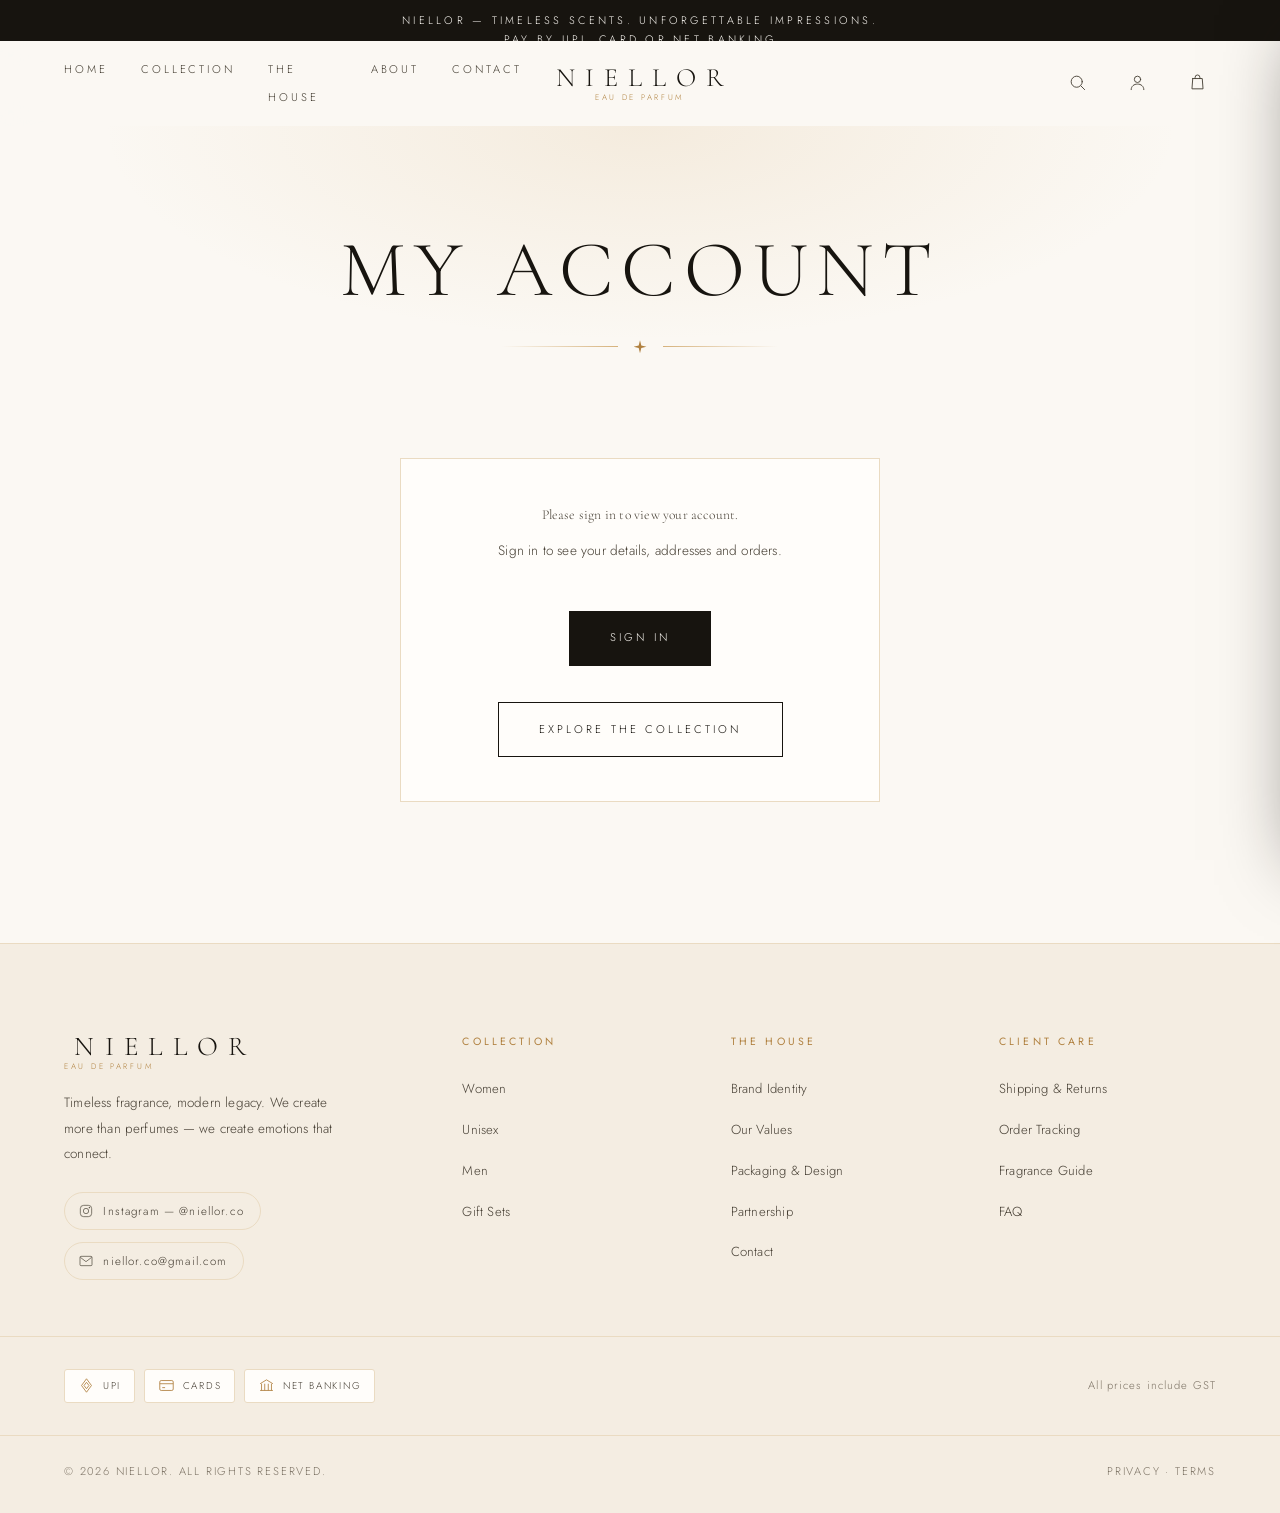
<file: account.html>
<!DOCTYPE html>
<html lang="en">
<head>
<meta charset="UTF-8">
<meta name="viewport" content="width=device-width, initial-scale=1">
<title>My Account — NIELLOR</title>
<meta name="description" content="Your NIELLOR account.">
<meta name="robots" content="noindex">
<link rel="icon" href="assets/favicon.svg" type="image/svg+xml">
<link rel="preconnect" href="https://fonts.googleapis.com">
<link rel="preconnect" href="https://fonts.gstatic.com" crossorigin>
<link href="https://fonts.googleapis.com/css2?family=Cormorant+Garamond:ital,wght@0,300;0,400;0,500;1,300;1,400&family=Jost:wght@200;300;400;500&display=swap" rel="stylesheet">
<link rel="stylesheet" href="css/style.css">
</head>
<body data-page="account">

<header id="site-header"></header>

<main>
  <section class="page-head">
    <div class="wrap">
      <h1 class="display-lg" data-reveal>My Account</h1>
      <div class="rule"><i></i></div>
    </div>
  </section>

  <section class="section-pad" style="padding-top:clamp(1rem,2vw,2rem)">
    <div class="wrap" id="accountRoot"></div>
  </section>
</main>

<div id="site-footer"></div>

<script src="js/products.js"></script>
<script src="js/auth-config.js"></script>
<script src="js/app.js"></script>
<script src="js/auth.js"></script>
<script>
window.pageInit = async function () {

  const root = document.getElementById('accountRoot');
  const esc = v => String(v == null ? '' : v)
    .replace(/&/g,'&amp;').replace(/</g,'&lt;').replace(/>/g,'&gt;').replace(/"/g,'&quot;');

  /* ---- Gate: no account data renders until a session exists ---------- */
  const gate = (head, body, showSignIn) => {
    root.innerHTML = `
      <div class="acct-gate">
        <p class="acct-gate-head">${head}</p>
        <p>${body}</p>
        <div class="acct-gate-cta">
          ${showSignIn ? '<button class="btn" id="gateSignIn">Sign In</button>' : ''}
          <a class="btn btn-ghost" href="collection.html">Explore the Collection</a>
        </div>
      </div>`;
    const b = document.getElementById('gateSignIn');
    if (b) b.addEventListener('click', () => openAuth('signin'));
    initReveal();
  };

  if (!authConfigured()) {
    return isDevHost()
      ? gate('Accounts are not configured on this machine.',
             'Add the Supabase project URL and publishable key to <code>js/auth-config.js</code>.', false)
      : gate('Accounts are opening soon.',
             'NIELLOR accounts are not available just yet.', false);
  }

  await refreshSession();
  const user = Auth.user();
  if (!user) {
    return gate('Please sign in to view your account.',
                'Sign in to see your details, addresses and orders.', true);
  }

  /* ---- Shell --------------------------------------------------------- */
  const SECTIONS = [
    { key: 'profile',   label: 'Personal Information' },
    { key: 'addresses', label: 'My Addresses' },
    { key: 'orders',    label: 'My Orders' },
    { key: 'wishlist',  label: 'Wishlist' },
    { key: 'cart',      label: 'Cart' }
  ];

  const since = user.created_at
    ? new Date(user.created_at).toLocaleDateString('en-IN', { year:'numeric', month:'long' }) : '';

  root.innerHTML = `
    <div class="acct-grid">
      <aside class="acct-side" data-reveal>
        <p class="acct-hello">Welcome</p>
        <p class="acct-name wordmark" id="acctName">&nbsp;</p>
        <nav class="acct-nav" id="acctNav">
          ${SECTIONS.map((s,i) =>
            `<button type="button" data-sec="${s.key}"${i===0?' class="on"':''}>${s.label}</button>`).join('')}
        </nav>
        <button class="btn btn-ghost btn-sm btn-full" id="signOutBtn" style="margin-top:1rem">Sign Out</button>
        ${since ? `<p class="acct-since">Member since ${esc(since)}</p>` : ''}
      </aside>

      <div class="acct-main">
        <div class="acct-section on" data-panel="profile"><div id="profilePanel"></div></div>
        <div class="acct-section" data-panel="addresses"><div id="addressPanel"></div></div>
        <div class="acct-section" data-panel="orders"><div id="ordersPanel"></div></div>
        <div class="acct-section" data-panel="wishlist"><div id="wishlistPanel"></div></div>
        <div class="acct-section" data-panel="cart"><div id="cartPanel"></div></div>
      </div>
    </div>`;

  const nav = document.getElementById('acctNav');
  nav.addEventListener('click', e => {
    const b = e.target.closest('[data-sec]');
    if (!b) return;
    nav.querySelectorAll('button').forEach(x => x.classList.toggle('on', x === b));
    document.querySelectorAll('.acct-section').forEach(p =>
      p.classList.toggle('on', p.dataset.panel === b.dataset.sec));
  });

  document.getElementById('signOutBtn').addEventListener('click', async e => {
    e.currentTarget.disabled = true;
    await Auth.signOut();
    location.href = 'index.html';
  });

  /* ================= PERSONAL INFORMATION ============================= */
  let profile = null;

  async function renderProfile(editing, note) {
    if (!profile) profile = await loadProfile();
    const name  = (profile && profile.full_name) || user.user_metadata?.full_name || '';
    const phone = (profile && profile.phone) || '';
    const provider = (user.app_metadata && user.app_metadata.provider) || 'email';

    document.getElementById('acctName').textContent = name || user.email || 'Account';

    document.getElementById('profilePanel').innerHTML = editing ? `
      <section class="acct-panel">
        <div class="acct-panel-head">
          <h2>Edit Profile</h2>
        </div>
        <form id="profileForm" novalidate>
          <div class="field">
            <label for="pf-name">Full Name</label>
            <input id="pf-name" type="text" autocomplete="name" value="${esc(name)}"
                   placeholder="Your name">
          </div>
          <div class="field">
            <label for="pf-phone">Phone Number</label>
            <input id="pf-phone" type="tel" inputmode="tel" autocomplete="tel"
                   value="${esc(phone)}" placeholder="+91 00000 00000">
          </div>
          <div class="field">
            <label>Email Address</label>
            <p class="field-static">${esc(user.email || '—')}</p>
            <p class="field-hint">Email cannot be changed here. Contact us if you need it updated.</p>
          </div>
          <div class="acct-actions">
            <button class="btn" type="submit">Save Changes</button>
            <button class="btn btn-ghost" type="button" id="pfCancel">Cancel</button>
          </div>
          <p class="form-status" id="pfStatus" role="status" aria-live="polite"></p>
        </form>
      </section>` : `
      <section class="acct-panel">
        <div class="acct-panel-head">
          <h2>Personal Information</h2>
          <button class="acct-link" type="button" id="pfEdit">Edit Profile</button>
        </div>
        <dl class="acct-rows">
          <div><dt>Name</dt><dd>${esc(name) || '—'}</dd></div>
          <div><dt>Email</dt><dd>${esc(user.email || '—')}</dd></div>
          <div><dt>Phone</dt><dd>${esc(phone) || '—'}</dd></div>
          <div><dt>Signed in with</dt><dd><span class="acct-provider">${esc(provider)}</span></dd></div>
        </dl>
        <p class="form-status ${note ? 'is-ok' : ''}" id="pfStatus" role="status" aria-live="polite">${note || ''}</p>
      </section>`;

    if (editing) {
      document.getElementById('pfCancel').addEventListener('click', () => renderProfile(false));
      document.getElementById('profileForm').addEventListener('submit', async e => {
        e.preventDefault();
        const btn = e.target.querySelector('button[type="submit"]');
        const st = document.getElementById('pfStatus');
        const phoneVal = document.getElementById('pf-phone').value.trim();
        if (phoneVal && !/^\+?[0-9\s()-]{6,20}$/.test(phoneVal)) {
          st.textContent = 'Please enter a valid phone number.';
          st.className = 'form-status is-error';
          return;
        }
        btn.disabled = true;
        st.textContent = 'Saving…'; st.className = 'form-status';
        try {
          profile = await updateProfile({
            full_name: document.getElementById('pf-name').value,
            phone: phoneVal
          });
          renderProfile(false, 'Your profile has been updated.');
        } catch (err) {
          btn.disabled = false;
          st.textContent = friendlyError(err);
          st.className = 'form-status is-error';
        }
      });
    } else {
      document.getElementById('pfEdit').addEventListener('click', () => renderProfile(true));
    }
  }

  /* ================= ADDRESSES ======================================== */
  let addresses = [];
  let addrEditingId = null;
  let addrFormOpen = false;

  const addressCard = a => `
    <article class="addr-card${a.is_default ? ' is-default' : ''}">
      ${a.is_default ? '<span class="addr-flag">Default</span>' : ''}
      <p class="addr-name">${esc(a.full_name) || '—'}</p>
      <p class="addr-lines">${[a.line1, a.line2, a.city, a.state, a.postal_code, a.country]
        .filter(Boolean).map(esc).join(', ')}</p>
      ${a.phone ? `<p class="addr-phone">${esc(a.phone)}</p>` : ''}
      <div class="addr-actions">
        <button type="button" data-edit="${a.id}">Edit</button>
        ${a.is_default ? '' : `<button type="button" data-default="${a.id}">Set as default</button>`}
        <button type="button" class="addr-del" data-del="${a.id}">Delete</button>
      </div>
    </article>`;

  const addressForm = a => `
    <section class="acct-panel">
      <div class="acct-panel-head"><h2>${a ? 'Edit Address' : 'Add New Address'}</h2></div>
      <form id="addrForm" novalidate>
        <div class="field">
          <label for="ad-label">Label</label>
          <input id="ad-label" type="text" value="${esc(a && a.label)}" placeholder="Home, Office…">
        </div>
        <div class="field-row">
          <div class="field">
            <label for="ad-name">Full Name</label>
            <input id="ad-name" type="text" autocomplete="name" value="${esc(a && a.full_name)}">
          </div>
          <div class="field">
            <label for="ad-phone">Phone Number</label>
            <input id="ad-phone" type="tel" inputmode="tel" autocomplete="tel" value="${esc(a && a.phone)}">
          </div>
        </div>
        <div class="field">
          <label for="ad-l1">Address Line 1 *</label>
          <input id="ad-l1" type="text" required autocomplete="address-line1" value="${esc(a && a.line1)}">
        </div>
        <div class="field">
          <label for="ad-l2">Address Line 2</label>
          <input id="ad-l2" type="text" autocomplete="address-line2" value="${esc(a && a.line2)}">
        </div>
        <div class="field-row">
          <div class="field">
            <label for="ad-city">City *</label>
            <input id="ad-city" type="text" required autocomplete="address-level2" value="${esc(a && a.city)}">
          </div>
          <div class="field">
            <label for="ad-state">State / Region</label>
            <input id="ad-state" type="text" autocomplete="address-level1" value="${esc(a && a.state)}">
          </div>
        </div>
        <div class="field-row">
          <div class="field">
            <label for="ad-zip">Postal Code</label>
            <input id="ad-zip" type="text" inputmode="numeric" autocomplete="postal-code" value="${esc(a && a.postal_code)}">
          </div>
          <div class="field">
            <label for="ad-country">Country</label>
            <input id="ad-country" type="text" autocomplete="country-name"
                   value="${esc((a && a.country) || 'India')}">
          </div>
        </div>
        <label class="switch">
          <input id="ad-default" type="checkbox"${a && a.is_default ? ' checked' : ''}>
          <span>Set as my default address</span>
        </label>
        <div class="acct-actions">
          <button class="btn" type="submit">Save Address</button>
          <button class="btn btn-ghost" type="button" id="adCancel">Cancel</button>
        </div>
        <p class="form-status" id="adStatus" role="status" aria-live="polite"></p>
      </form>
    </section>`;

  async function renderAddresses(note) {
    const panel = document.getElementById('addressPanel');

    if (addrFormOpen) {
      const a = addrEditingId ? addresses.find(x => x.id === addrEditingId) : null;
      panel.innerHTML = addressForm(a);
      document.getElementById('adCancel').addEventListener('click', () => {
        addrFormOpen = false; addrEditingId = null; renderAddresses();
      });
      document.getElementById('addrForm').addEventListener('submit', async e => {
        e.preventDefault();
        const btn = e.target.querySelector('button[type="submit"]');
        const st = document.getElementById('adStatus');
        btn.disabled = true;
        st.textContent = 'Saving…'; st.className = 'form-status';
        try {
          await saveAddress({
            label: document.getElementById('ad-label').value,
            full_name: document.getElementById('ad-name').value,
            phone: document.getElementById('ad-phone').value,
            line1: document.getElementById('ad-l1').value,
            line2: document.getElementById('ad-l2').value,
            city: document.getElementById('ad-city').value,
            state: document.getElementById('ad-state').value,
            postal_code: document.getElementById('ad-zip').value,
            country: document.getElementById('ad-country').value,
            is_default: document.getElementById('ad-default').checked
          }, addrEditingId);
          addresses = await listAddresses();
          addrFormOpen = false; addrEditingId = null;
          renderAddresses('Your address has been saved.');
        } catch (err) {
          btn.disabled = false;
          st.textContent = friendlyError(err);
          st.className = 'form-status is-error';
        }
      });
      return;
    }

    panel.innerHTML = `
      <section class="acct-panel">
        <div class="acct-panel-head">
          <h2>My Addresses</h2>
          <button class="acct-link" type="button" id="addrAdd">Add New Address</button>
        </div>
        ${addresses.length
          ? `<div class="addr-grid">${addresses.map(addressCard).join('')}</div>`
          : `<p class="acct-empty">No saved addresses yet.</p>`}
        <p class="form-status ${note ? 'is-ok' : ''}" id="addrStatus" role="status" aria-live="polite">${note || ''}</p>
      </section>`;

    document.getElementById('addrAdd').addEventListener('click', () => {
      addrFormOpen = true; addrEditingId = null; renderAddresses();
    });

  }

  /* One delegated listener for the whole address panel. Attached once, so
     re-rendering the list never stacks duplicates or drops the handler. */
  document.getElementById('addressPanel').addEventListener('click', async e => {
    const ed = e.target.closest('[data-edit]');
    const df = e.target.closest('[data-default]');
    const dl = e.target.closest('[data-del]');
    if (!ed && !df && !dl) return;
    const st = document.getElementById('addrStatus');
    const fail = err => { if (st) { st.textContent = friendlyError(err); st.className = 'form-status is-error'; } };

    if (ed) { addrFormOpen = true; addrEditingId = ed.dataset.edit; return renderAddresses(); }

    if (df) {
      try { await setDefaultAddress(df.dataset.default);
            addresses = await listAddresses();
            renderAddresses('Default address updated.'); }
      catch (err) { fail(err); }
      return;
    }

    if (dl) {
      if (!confirm('Delete this address?')) return;
      try { await deleteAddress(dl.dataset.del);
            addresses = await listAddresses();
            renderAddresses('Address deleted.'); }
      catch (err) { fail(err); }
    }
  });

  /* ================= READ-ONLY SECTIONS =============================== */
  const emptyPanel = (title, msg, href, cta) => `
    <section class="acct-panel">
      <div class="acct-panel-head"><h2>${title}</h2></div>
      <p class="acct-empty">${msg}</p>
      ${href ? `<div class="acct-empty-cta">
        <a class="btn btn-ghost btn-sm" href="${href}">${cta}</a></div>` : ''}
    </section>`;

  /* ---- initial load --------------------------------------------------- */
  await renderProfile(false);

  try { addresses = await listAddresses(); } catch { addresses = []; }
  await renderAddresses();

  const rows = async (table, cols) => {
    try { return await accountRows(table, cols); } catch { return null; }
  };

  const [orders, wish, cartRows] = await Promise.all([
    rows('orders', 'id, order_number, status, total, placed_at'),
    rows('wishlist', 'id, product_id'),
    rows('cart', 'id, product_id, size_ml, qty')
  ]);

  document.getElementById('ordersPanel').innerHTML = !orders
    ? emptyPanel('My Orders', 'This section will be available shortly.')
    : !orders.length
      ? emptyPanel('My Orders', 'No orders yet.', 'collection.html', 'Explore the Collection')
      : `<section class="acct-panel"><div class="acct-panel-head"><h2>My Orders</h2></div>
         <dl class="acct-rows">${orders.map(o => `<div>
           <dt>${esc(o.order_number || o.id.slice(0,8))}</dt>
           <dd>${esc(o.status)} &middot; ${money(o.total)}</dd></div>`).join('')}</dl></section>`;

  document.getElementById('wishlistPanel').innerHTML = !wish
    ? emptyPanel('Wishlist', 'This section will be available shortly.')
    : !wish.length
      ? emptyPanel('Wishlist', 'Your wishlist is empty.', 'collection.html', 'Explore the Collection')
      : emptyPanel('Wishlist', `${wish.length} fragrance${wish.length===1?'':'s'} saved.`);

  document.getElementById('cartPanel').innerHTML = !cartRows
    ? emptyPanel('Cart', 'This section will be available shortly.')
    : !cartRows.length
      ? emptyPanel('Cart', 'Your cart is empty.', 'collection.html', 'Explore the Collection')
      : emptyPanel('Cart', `${cartRows.length} item${cartRows.length===1?'':'s'} in your cart.`);

  initReveal();
};
</script>
</body>
</html>
</file>
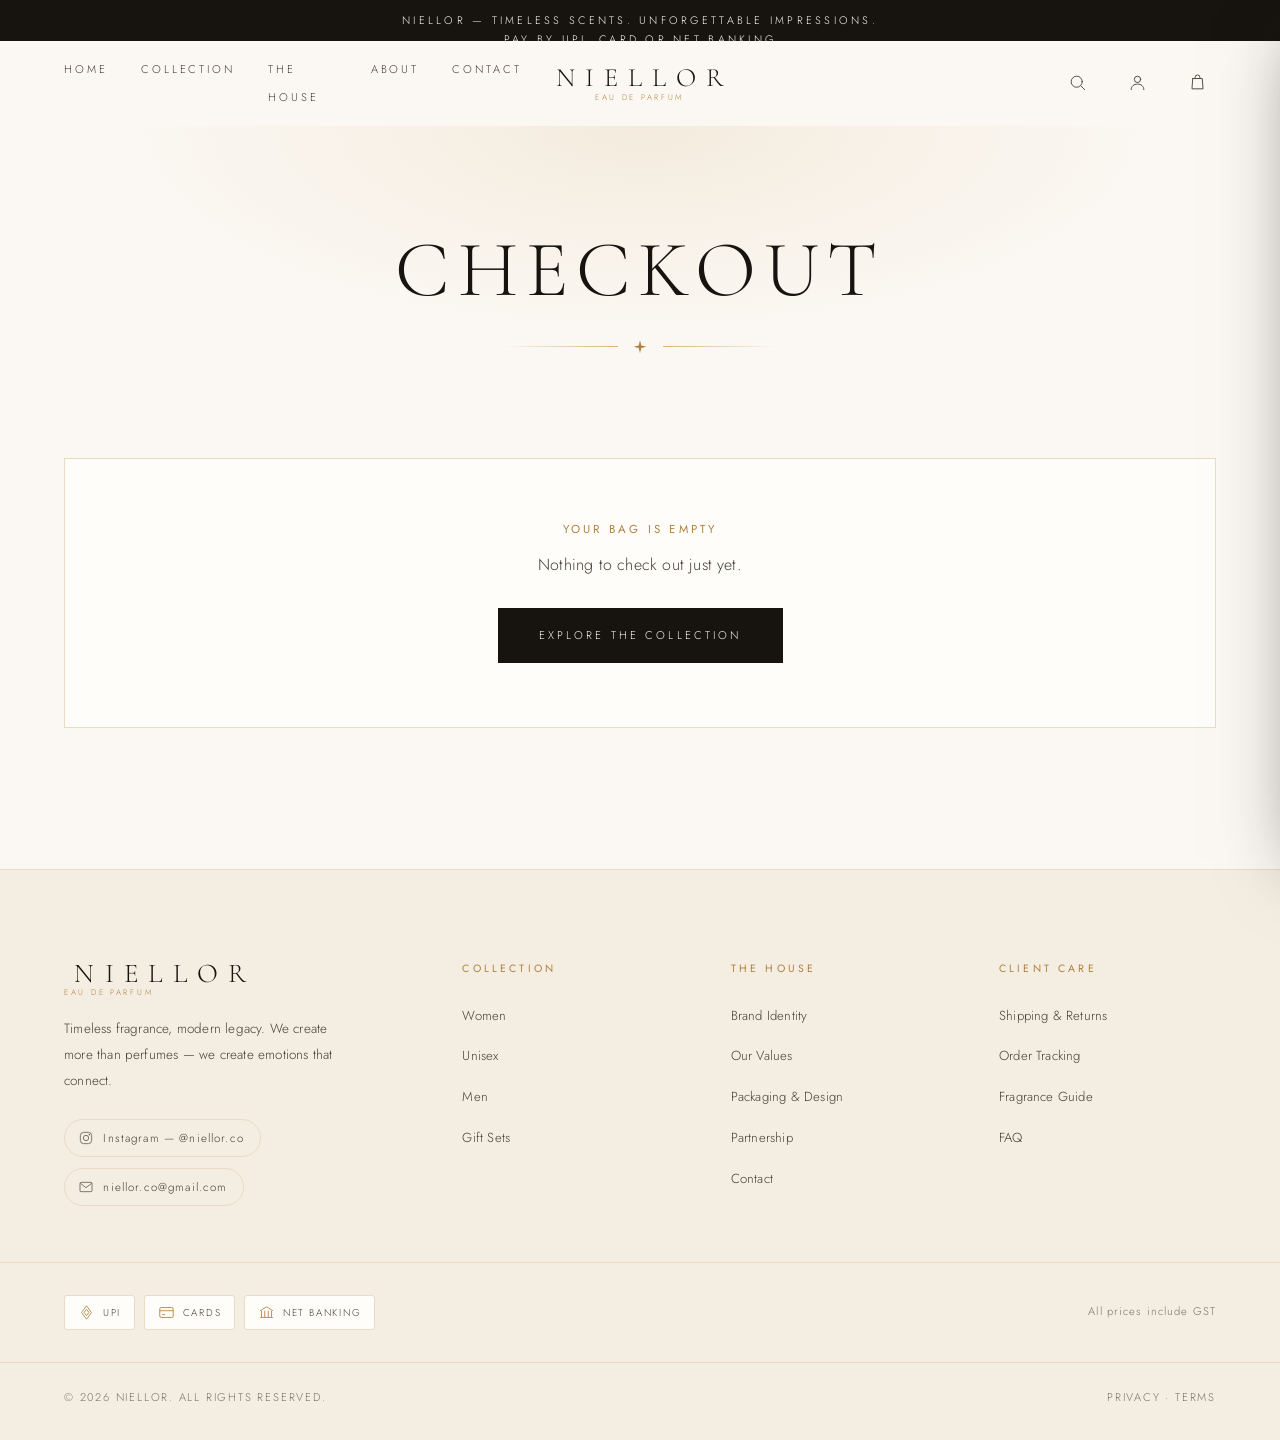
<file: checkout.html>
<!DOCTYPE html>
<html lang="en">
<head>
<meta charset="UTF-8">
<meta name="viewport" content="width=device-width, initial-scale=1">
<title>Checkout — NIELLOR</title>
<meta name="description" content="Complete your NIELLOR order.">
<meta name="robots" content="noindex">
<link rel="icon" href="assets/favicon.svg" type="image/svg+xml">
<link rel="preconnect" href="https://fonts.googleapis.com">
<link rel="preconnect" href="https://fonts.gstatic.com" crossorigin>
<link href="https://fonts.googleapis.com/css2?family=Cormorant+Garamond:ital,wght@0,300;0,400;0,500;1,300;1,400&family=Jost:wght@200;300;400;500&display=swap" rel="stylesheet">
<link rel="stylesheet" href="css/style.css">
</head>
<body data-page="checkout">

<header id="site-header"></header>

<main>
  <section class="page-head">
    <div class="wrap">
      <h1 class="display-lg" data-reveal>Checkout</h1>
      <div class="rule"><i></i></div>
    </div>
  </section>

  <section class="section-pad" style="padding-top:clamp(1rem,2vw,2rem)">
    <div class="wrap" id="checkoutRoot"></div>
  </section>
</main>

<div id="site-footer"></div>

<script src="js/products.js"></script>
<script src="js/auth-config.js"></script>
<script src="js/app.js"></script>
<script src="js/auth.js"></script>
<script>
/* ==========================================================================
   NIELLOR — Checkout

   Deliberately dumb about money. The page shows a preview total so the
   customer knows roughly what they are about to pay, but the amount actually
   charged is whatever `create-order` computes on the server from the
   products table. If the two ever disagree, the server wins and the page
   re-renders with the server's figures.
   ========================================================================== */

const ORDER_ENDPOINT =
  'https://xqityglaejzudujobzng.supabase.co/functions/v1/create-order';

let addresses    = [];
let chosenAddress = null;
let placing      = false;

const root = () => document.getElementById('checkoutRoot');

const esc = s => String(s ?? '')
  .replaceAll('&','&amp;').replaceAll('<','&lt;').replaceAll('>','&gt;')
  .replaceAll('"','&quot;').replaceAll("'",'&#39;');

/* -------------------------------------------------------------------------
   States that are not the main form
   ------------------------------------------------------------------------- */
function viewEmpty() {
  return `
    <div class="acct-panel" style="text-align:center;padding-block:clamp(2rem,6vw,4rem)">
      <h2 class="display-md">Your bag is empty</h2>
      <p style="color:var(--ink-soft);margin:.9rem 0 1.8rem">
        Nothing to check out just yet.</p>
      <a class="btn" href="collection.html">Explore the Collection</a>
    </div>`;
}

function viewSignInNeeded() {
  return `
    <div class="acct-panel" style="text-align:center;padding-block:clamp(2rem,6vw,4rem)">
      <h2 class="display-md">Sign in to continue</h2>
      <p style="color:var(--ink-soft);margin:.9rem 0 1.8rem;max-width:34rem;margin-inline:auto">
        Your order is kept in your NIELLOR account so you can follow it and
        find it again later.</p>
      <button class="btn" id="goSignIn">Sign In or Create Account</button>
    </div>`;
}

function viewNoAddress() {
  return `
    <div class="acct-panel" style="text-align:center;padding-block:clamp(2rem,6vw,4rem)">
      <h2 class="display-md">Add a delivery address</h2>
      <p style="color:var(--ink-soft);margin:.9rem 0 1.8rem;max-width:34rem;margin-inline:auto">
        We need somewhere to send your fragrance. Add an address to your
        account, then return here.</p>
      <a class="btn" href="account.html#addresses">Add an Address</a>
    </div>`;
}

/* -------------------------------------------------------------------------
   The order summary
   ------------------------------------------------------------------------- */
function summaryRows(items) {
  return items.map(l => {
    const p = getProduct(l.id);
    if (!p) return '';
    const line = Cart.priceOf(l) * l.qty;
    return `
      <div class="co-line">
        <div class="co-thumb">${media(p.image)}</div>
        <div class="co-line-body">
          <p class="co-name">${esc(p.shortName)}</p>
          <p class="co-meta">${l.ml} ml &middot; Quantity ${l.qty}</p>
        </div>
        <p class="co-amount">${money(line)}</p>
      </div>`;
  }).join('');
}

function addressCards() {
  return addresses.map(a => `
    <label class="addr-card co-addr${a.id === chosenAddress ? ' is-default' : ''}">
      <input type="radio" name="addr" value="${esc(a.id)}"
             ${a.id === chosenAddress ? 'checked' : ''} class="co-radio">
      <span class="addr-name">${esc(a.full_name || a.label || 'Delivery address')}</span>
      <span class="addr-lines">
        ${esc(a.line1)}${a.line2 ? '<br>' + esc(a.line2) : ''}<br>
        ${esc(a.city)}${a.state ? ', ' + esc(a.state) : ''} ${esc(a.postal_code || '')}<br>
        ${esc(a.country || 'India')}
      </span>
      ${a.phone ? `<span class="addr-phone">${esc(a.phone)}</span>` : ''}
    </label>`).join('');
}

function render() {
  const items = Cart.read();
  if (!items.length) { root().innerHTML = viewEmpty(); return; }

  const subtotal = Cart.subtotal();

  root().innerHTML = `
    <div class="co-grid">
      <div>
        <div class="acct-panel">
          <div class="acct-panel-head"><h2>Delivery address</h2>
            <a class="acct-link" href="account.html#addresses">Manage</a></div>
          <div class="addr-grid" id="addrList">${addressCards()}</div>
        </div>

        <div class="acct-panel" style="margin-top:1.25rem">
          <div class="acct-panel-head"><h2>Discount code</h2></div>
          <div class="field" style="margin-bottom:0">
            <input id="coupon" type="text" placeholder="Enter a code"
                   autocomplete="off" spellcheck="false">
          </div>
        </div>
      </div>

      <div>
        <div class="acct-panel co-summary">
          <div class="acct-panel-head"><h2>Your order</h2>
            <a class="acct-link" href="collection.html">Add more</a></div>

          ${summaryRows(items)}

          <div class="co-totals">
            <div><span>Subtotal</span><b>${money(subtotal)}</b></div>
            <div><span>Delivery</span><b>Free</b></div>
            <div class="co-grand"><span>Total</span><b>${money(subtotal)}</b></div>
          </div>

          ${NIELLOR_POLICY && NIELLOR_POLICY.gstInclusive
            ? `<p class="co-fine">Prices include GST.</p>` : ''}

          <button class="btn btn-full" id="placeOrder" style="margin-top:1.1rem">
            Place Order
          </button>
          <p class="form-status" id="coStatus" role="status" aria-live="polite"></p>
        </div>
      </div>
    </div>`;

  document.getElementById('addrList').addEventListener('change', e => {
    const r = e.target.closest('.co-radio');
    if (r) chosenAddress = r.value;
  });

  document.getElementById('placeOrder').addEventListener('click', placeOrder);
}

/* -------------------------------------------------------------------------
   Placing the order
   ------------------------------------------------------------------------- */
const say = (msg, state) => {
  const el = document.getElementById('coStatus');
  if (!el) return;
  el.textContent = msg;
  el.className = 'form-status' + (state ? ' is-' + state : '');
};

async function placeOrder() {
  if (placing) return;

  const items = Cart.read();
  if (!items.length) return render();
  if (!chosenAddress) return say('Please choose a delivery address.', 'error');

  const btn = document.getElementById('placeOrder');
  placing = true; btn.disabled = true;
  say('Preparing your order…');

  try {
    const { sb } = await requireSession();
    const { data } = await sb.auth.getSession();
    const token = data?.session?.access_token;
    if (!token) throw new Error('Please sign in again.');

    const res = await fetch(ORDER_ENDPOINT, {
      method: 'POST',
      headers: { 'Content-Type': 'application/json', Authorization: 'Bearer ' + token },
      body: JSON.stringify({
        items: items.map(l => ({ slug: l.id, size_ml: l.ml, qty: l.qty })),
        address_id: chosenAddress,
        coupon_code: (document.getElementById('coupon')?.value || '').trim()
      })
    });

    let body = {};
    try { body = await res.json(); } catch (_) {}
    if (!res.ok || !body.ok) throw new Error(body.error || 'Status ' + res.status);

    /* The server has spoken. Show ITS total, not ours. */
    if (body.gateway && body.gateway.provider === 'razorpay') {
      await payWithRazorpay(body);
    } else {
      say(`Order ${body.order_number} created for ${money(body.total)}. `
        + 'Online payment is not switched on yet, so nothing has been charged.', 'ok');
    }
  } catch (err) {
    say((err?.message || 'We could not place your order.')
      + ' Please try again, or contact us at ' + NIELLOR_CONTACT.email + '.', 'error');
  } finally {
    placing = false;
    const b = document.getElementById('placeOrder');
    if (b) b.disabled = false;
  }
}

/* Razorpay's own sheet handles UPI, cards, netbanking and wallets. */
function loadRazorpay() {
  return new Promise((resolve, reject) => {
    if (window.Razorpay) return resolve();
    const s = document.createElement('script');
    s.src = 'https://checkout.razorpay.com/v1/checkout.js';
    s.onload = () => resolve();
    s.onerror = () => reject(new Error('Could not load the payment window.'));
    document.head.appendChild(s);
  });
}

async function payWithRazorpay(order) {
  await loadRazorpay();
  say('Opening secure payment…');

  const rzp = new window.Razorpay({
    key: order.gateway.key_id,          // public key, safe in the browser
    order_id: order.gateway.order_id,
    amount: order.gateway.amount,
    currency: order.currency || 'INR',
    name: 'NIELLOR',
    description: 'Order ' + order.order_number,
    handler: () => {
      /* Deliberately does NOT mark the order paid. Only the server may do
         that, after verifying Razorpay's signature. */
      Cart.write([]);
      location.href = 'account.html#orders';
    },
    modal: {
      ondismiss: () => say('Payment cancelled. Your order is saved and unpaid.', 'error')
    },
    theme: { color: '#B0803F' }
  });

  rzp.on('payment.failed', r => {
    say('Payment failed: ' + (r?.error?.description || 'please try another method.'), 'error');
  });

  rzp.open();
}

/* ------------------------------------------------------------------------- */
window.pageInit = async function () {
  const items = Cart.read();
  if (!items.length) { root().innerHTML = viewEmpty(); return; }

  let session = null;
  try {
    const s = await requireSession();
    session = s.user;
  } catch (_) { session = null; }

  if (!session) {
    root().innerHTML = viewSignInNeeded();
    document.getElementById('goSignIn')
      ?.addEventListener('click', () => openAuth('signin'));
    return;
  }

  try { addresses = await listAddresses(); } catch (_) { addresses = []; }
  if (!addresses.length) { root().innerHTML = viewNoAddress(); return; }

  chosenAddress = (addresses.find(a => a.is_default) || addresses[0]).id;
  render();
};
</script>
</body>
</html>
</file>
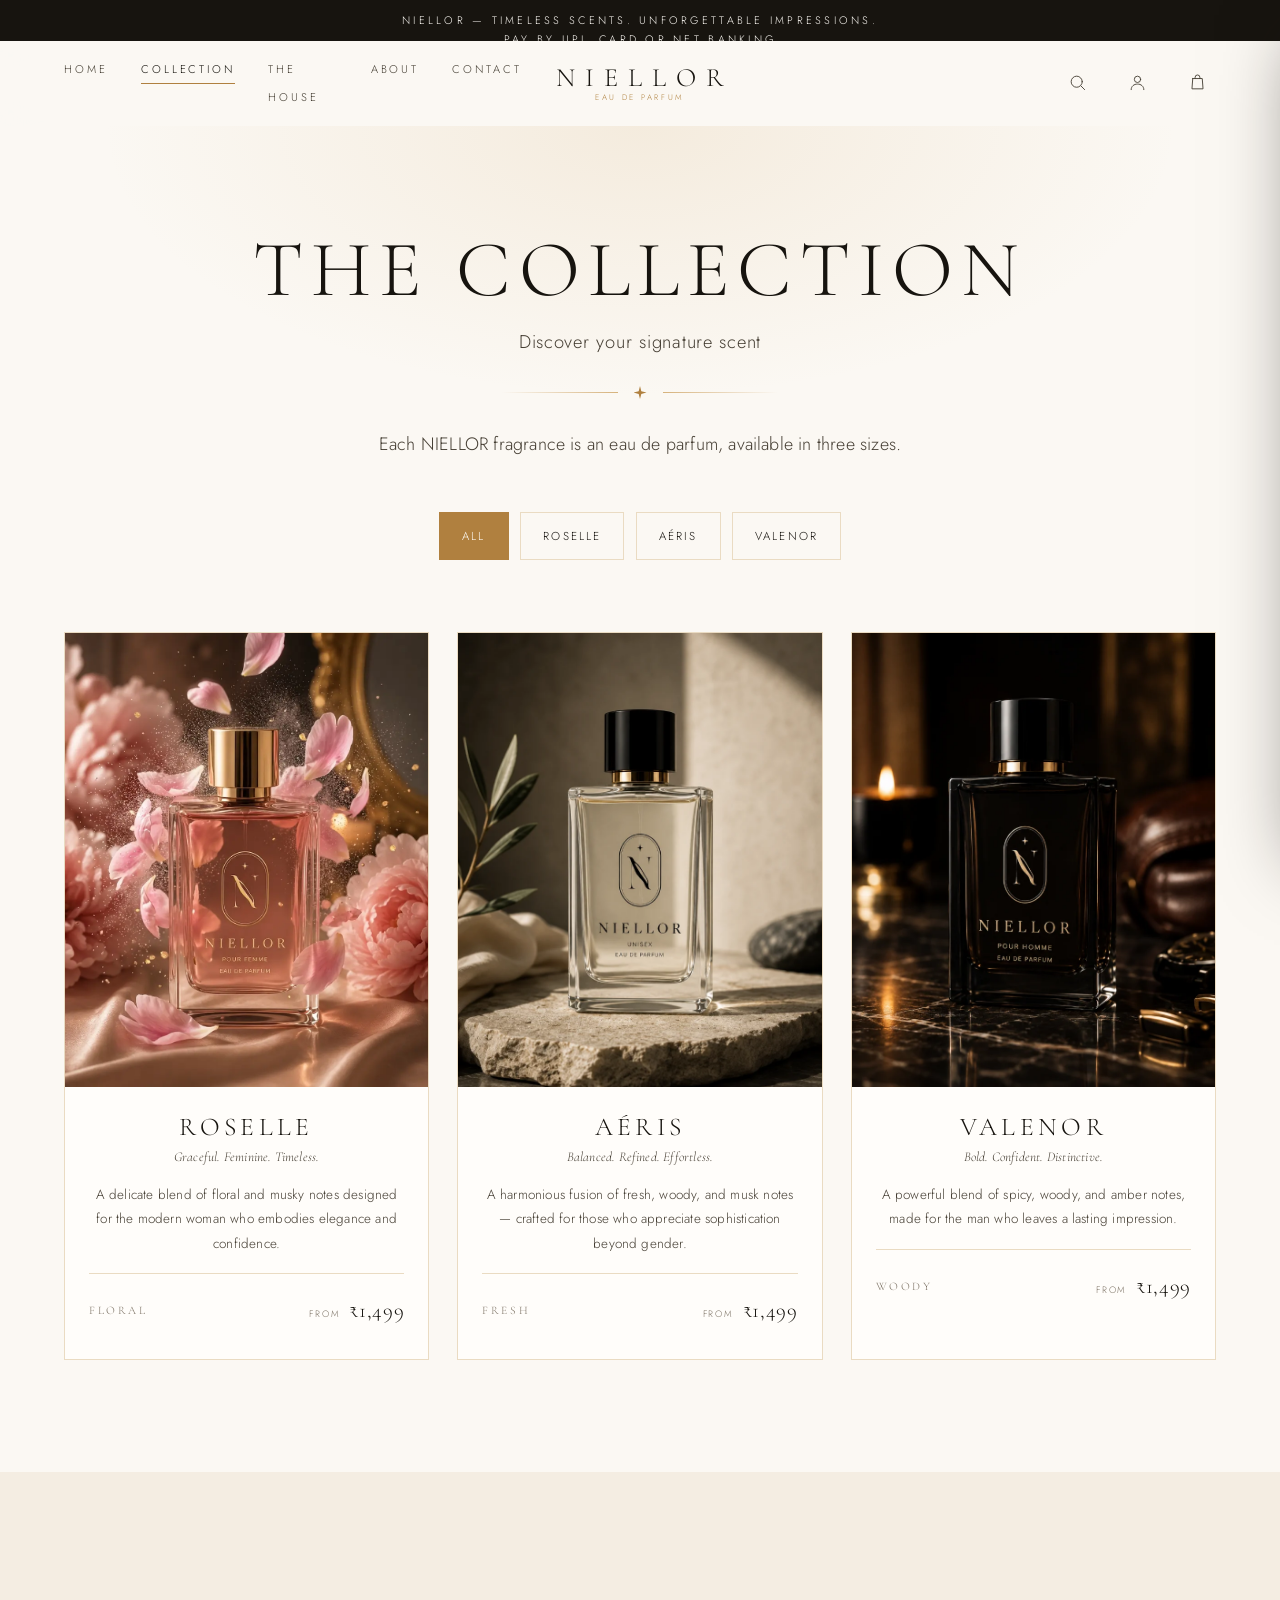
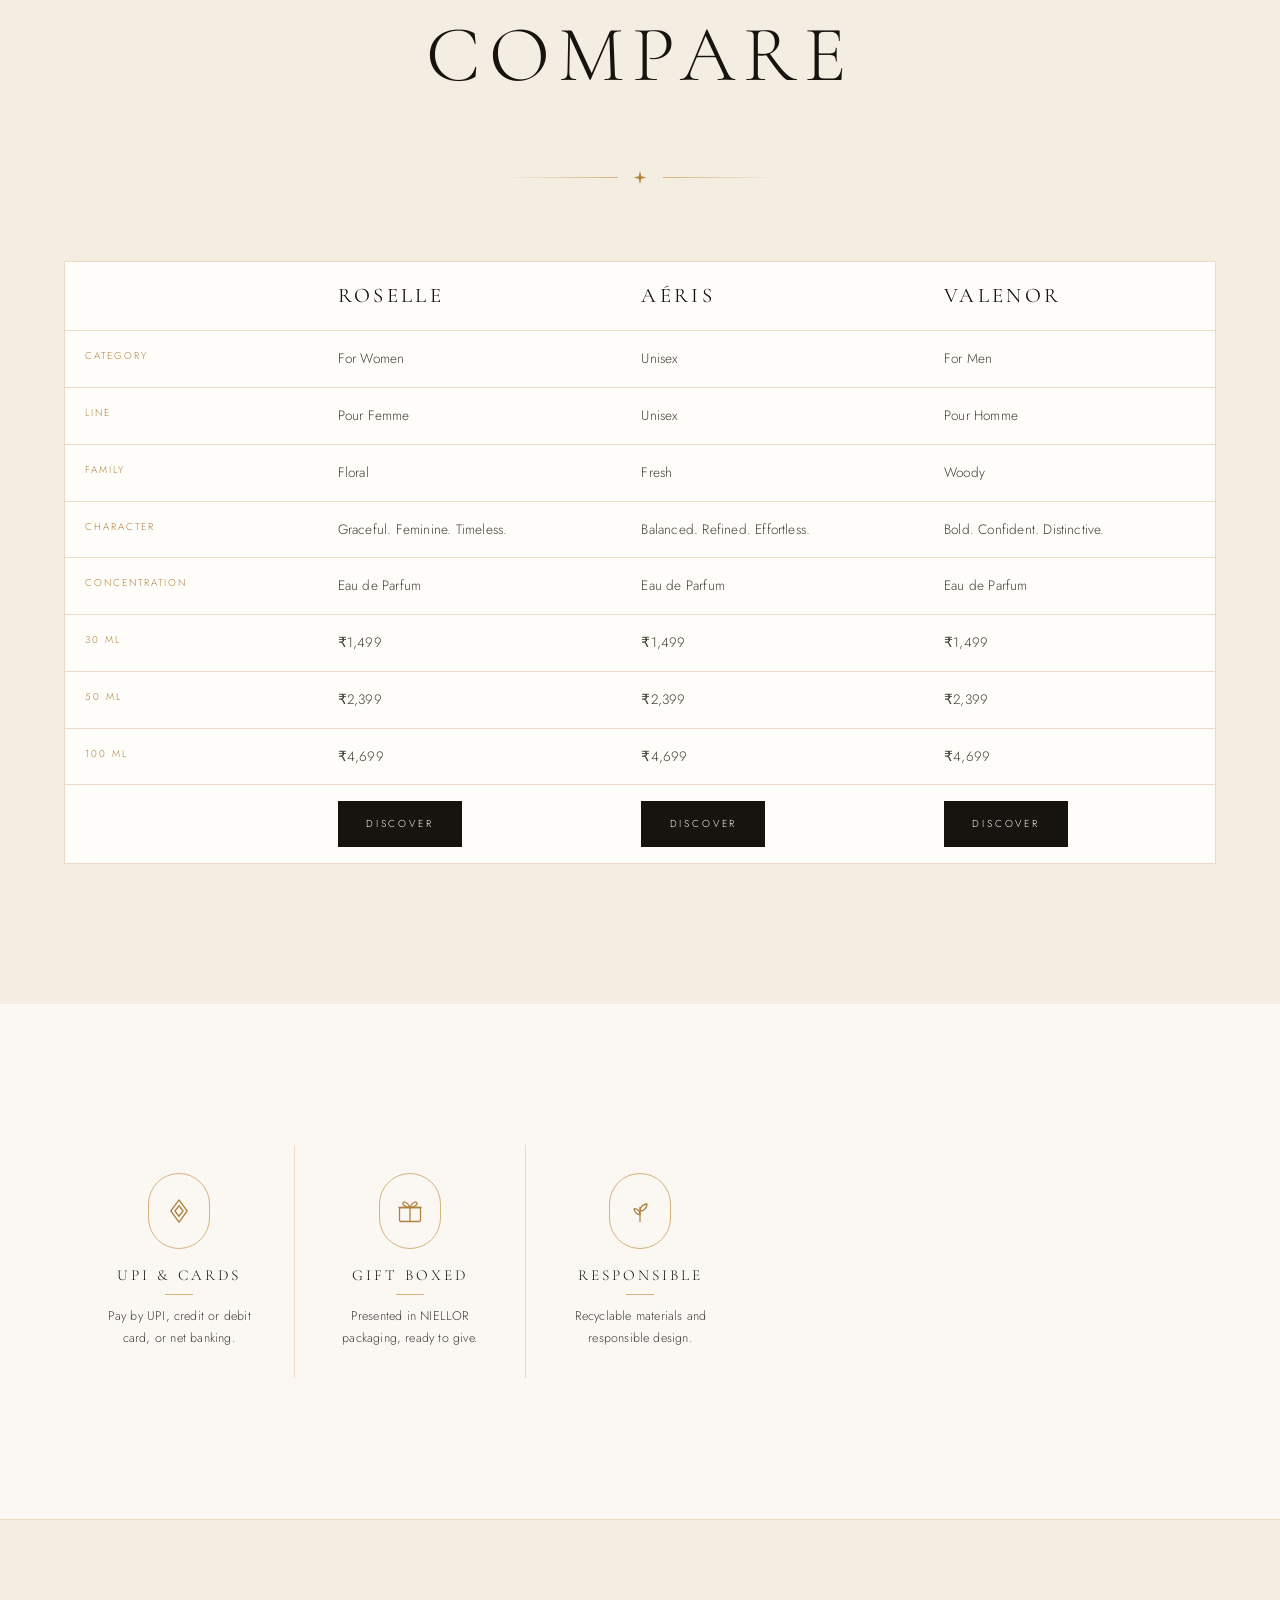
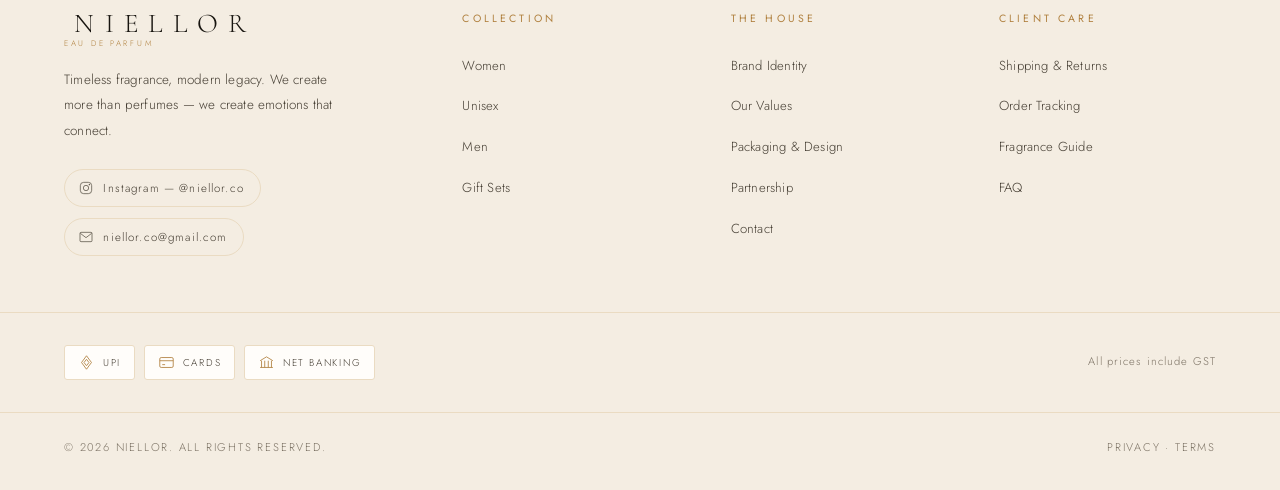
<file: collection.html>
<!DOCTYPE html>
<html lang="en">
<head>
<meta charset="UTF-8">
<meta name="viewport" content="width=device-width, initial-scale=1">
<title>The Collection — NIELLOR</title>
<meta name="description" content="The NIELLOR signature collection — Roselle, Aéris and Valenor eau de parfum.">
<link rel="icon" href="assets/favicon.svg" type="image/svg+xml">
<link rel="preconnect" href="https://fonts.googleapis.com">
<link rel="preconnect" href="https://fonts.gstatic.com" crossorigin>
<link href="https://fonts.googleapis.com/css2?family=Cormorant+Garamond:ital,wght@0,300;0,400;0,500;1,300;1,400&family=Jost:wght@200;300;400;500&display=swap" rel="stylesheet">
<link rel="stylesheet" href="css/style.css">
</head>
<body>

<header id="site-header"></header>

<main>

  <section class="page-head">
    <div class="wrap">
      <h1 class="display-lg" data-reveal>The Collection</h1>
      <p class="sub-serif" data-reveal>Discover your signature scent</p>
      <div class="rule"><i></i></div>
      <p class="lede" style="margin-inline:auto; text-align:center" data-reveal>
        Each NIELLOR fragrance is an eau de parfum, available in three sizes.
      </p>
    </div>
  </section>

  <!-- Filter — built from the catalogue, so it grows with it -->
  <section class="wrap" style="text-align:center; padding-bottom:2.5rem">
    <div class="size-opts" id="filter" style="justify-content:center" data-reveal></div>
  </section>

  <section style="padding-bottom:clamp(4rem,9vw,7rem)">
    <div class="wrap">
      <div class="collection-grid" id="grid"></div>
    </div>
  </section>

  <!-- Side by side -->
  <section class="section-pad" style="background:var(--ivory-deep)">
    <div class="wrap">
      <div class="section-head">
        <h2 class="display-lg" data-reveal>Compare</h2>
        <p class="sub-serif" data-reveal>The collection at a glance</p>
        <div class="rule"><i></i></div>
      </div>

      <div class="table-scroll" data-reveal>
        <table id="compare"></table>
      </div>
    </div>
  </section>

  <!-- Assurances -->
  <section class="section-pad">
    <div class="wrap">
      <div class="pillars" id="assure"></div>
    </div>
  </section>

</main>

<div id="site-footer"></div>

<script src="js/products.js"></script>
<script src="js/auth-config.js"></script>
<script src="js/app.js"></script>
<script src="js/auth.js"></script>
<script>
window.pageInit = function () {

  const grid = document.getElementById('grid');

  function paint(filter) {
    const list = filter === 'all'
      ? NIELLOR_PRODUCTS
      : NIELLOR_PRODUCTS.filter(p => p.id === filter);

    grid.innerHTML = list.map(p => `
      <article class="p-card" data-reveal data-ambient="${p.tint}">
        <a class="p-card-media" href="product.html?id=${p.id}" style="--card-tint:${p.tint}">
          ${productMedia(p, { sizes: '(max-width: 900px) 90vw, 30vw' })}
          <span class="p-quick">
            <button class="btn btn-sm btn-full" data-add="${p.id}">Add to Bag</button>
          </span>
        </a>
        <div class="p-card-body">
          <h3>${p.shortName}</h3>
          <p class="p-mood">${p.mood}</p>
          <p>${p.description}</p>
          <div class="p-family">
            <em>${p.family}</em>
            <span class="p-price"><small>from</small> ${money(priceFrom(p))}</span>
          </div>
        </div>
      </article>`).join('');

    initReveal();
    initAmbient();
  }

  /* Filter pills, generated from the catalogue */
  const filterEl = document.getElementById('filter');
  filterEl.innerHTML = [{ id: 'all', shortName: 'All' }, ...NIELLOR_PRODUCTS]
    .map((f, i) => `<button class="size-opt${i === 0 ? ' sel' : ''}" data-f="${f.id}">${f.shortName}</button>`)
    .join('');
  filterEl.addEventListener('click', e => {
    const b = e.target.closest('[data-f]');
    if (!b) return;
    filterEl.querySelectorAll('.size-opt').forEach(x => x.classList.remove('sel'));
    b.classList.add('sel');
    paint(b.dataset.f);
  });
  paint('all');

  /* Comparison — only fields we actually hold */
  const rows = [
    ['Category',      p => p.category],
    ['Line',          p => p.line || '—'],
    ['Family',        p => p.family],
    ['Character',     p => p.mood],
    ['Concentration', p => p.concentration],
    ...NIELLOR_SIZES.map(s => [`${s.ml} ml`, p => money(priceOf(p, s.ml))])
  ];

  document.getElementById('compare').innerHTML = `
    <thead>
      <tr>
        <th></th>
        ${NIELLOR_PRODUCTS.map(p => `<th>${p.shortName}</th>`).join('')}
      </tr>
    </thead>
    <tbody>
      ${rows.map(([label, fn]) => `
        <tr>
          <td class="rowlabel">${label}</td>
          ${NIELLOR_PRODUCTS.map(p => `<td>${fn(p)}</td>`).join('')}
        </tr>`).join('')}
      <tr>
        <td></td>
        ${NIELLOR_PRODUCTS.map(p => `
          <td><a class="btn btn-sm" href="product.html?id=${p.id}">Discover</a></td>`).join('')}
      </tr>
    </tbody>`;

  /* Assurances — payment is stated because it is a decision we have made;
     delivery and returns only appear once those policies are set. */
  const assure = [
    { icon: 'upi',   t: 'UPI &amp; Cards', d: 'Pay by UPI, credit or debit card, or net banking.' },
    { icon: 'gift',  t: 'Gift Boxed',      d: 'Presented in NIELLOR packaging, ready to give.' },
    { icon: 'leaf',  t: 'Responsible',     d: 'Recyclable materials and responsible design.' }
  ];
  if (NIELLOR_POLICY.freeShippingOver) {
    assure.push({ icon: 'truck', t: 'Free Delivery',
      d: `On orders over ${money(NIELLOR_POLICY.freeShippingOver)}.` });
  }
  document.getElementById('assure').innerHTML = assure.map(a => `
    <div class="pillar" data-reveal>
      <div class="pillar-icon">${ICON[a.icon]}</div>
      <h4>${a.t}</h4>
      <p>${a.d}</p>
    </div>`).join('');

  initReveal();
};
</script>
</body>
</html>
</file>
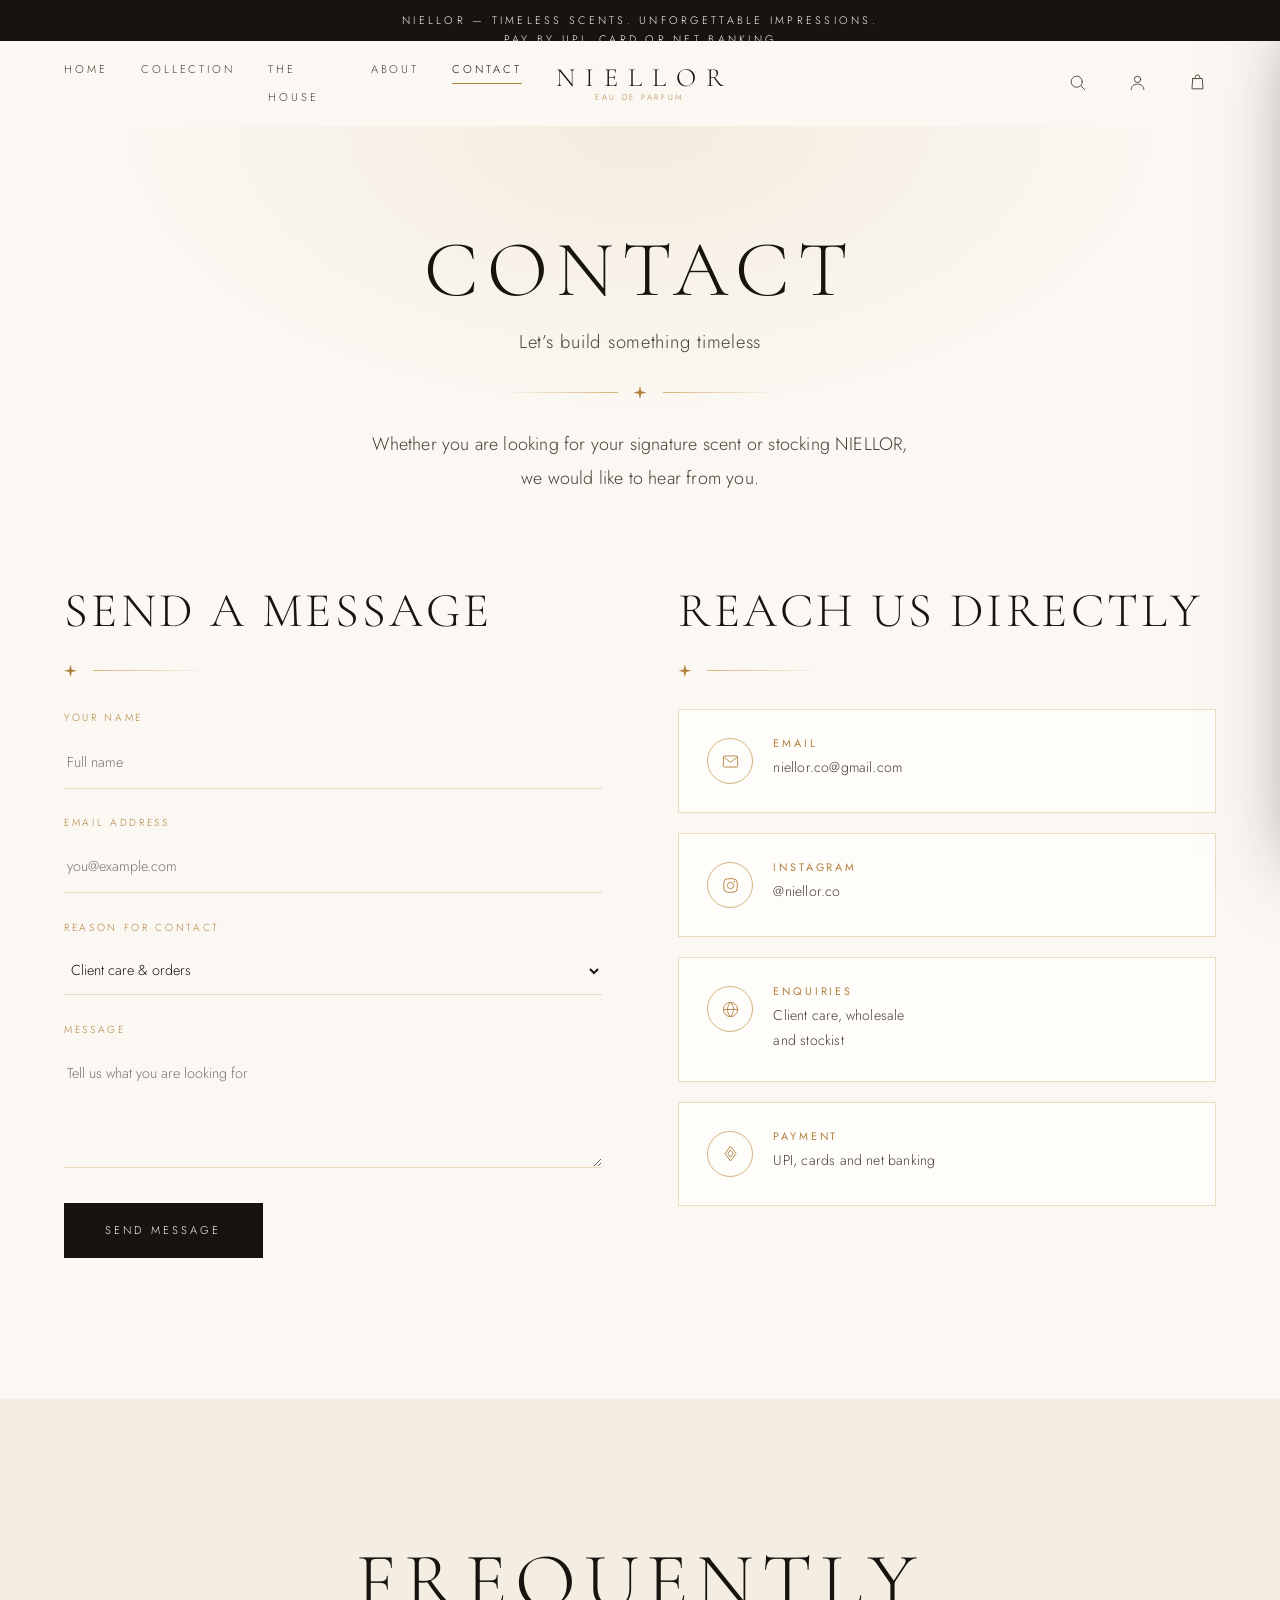
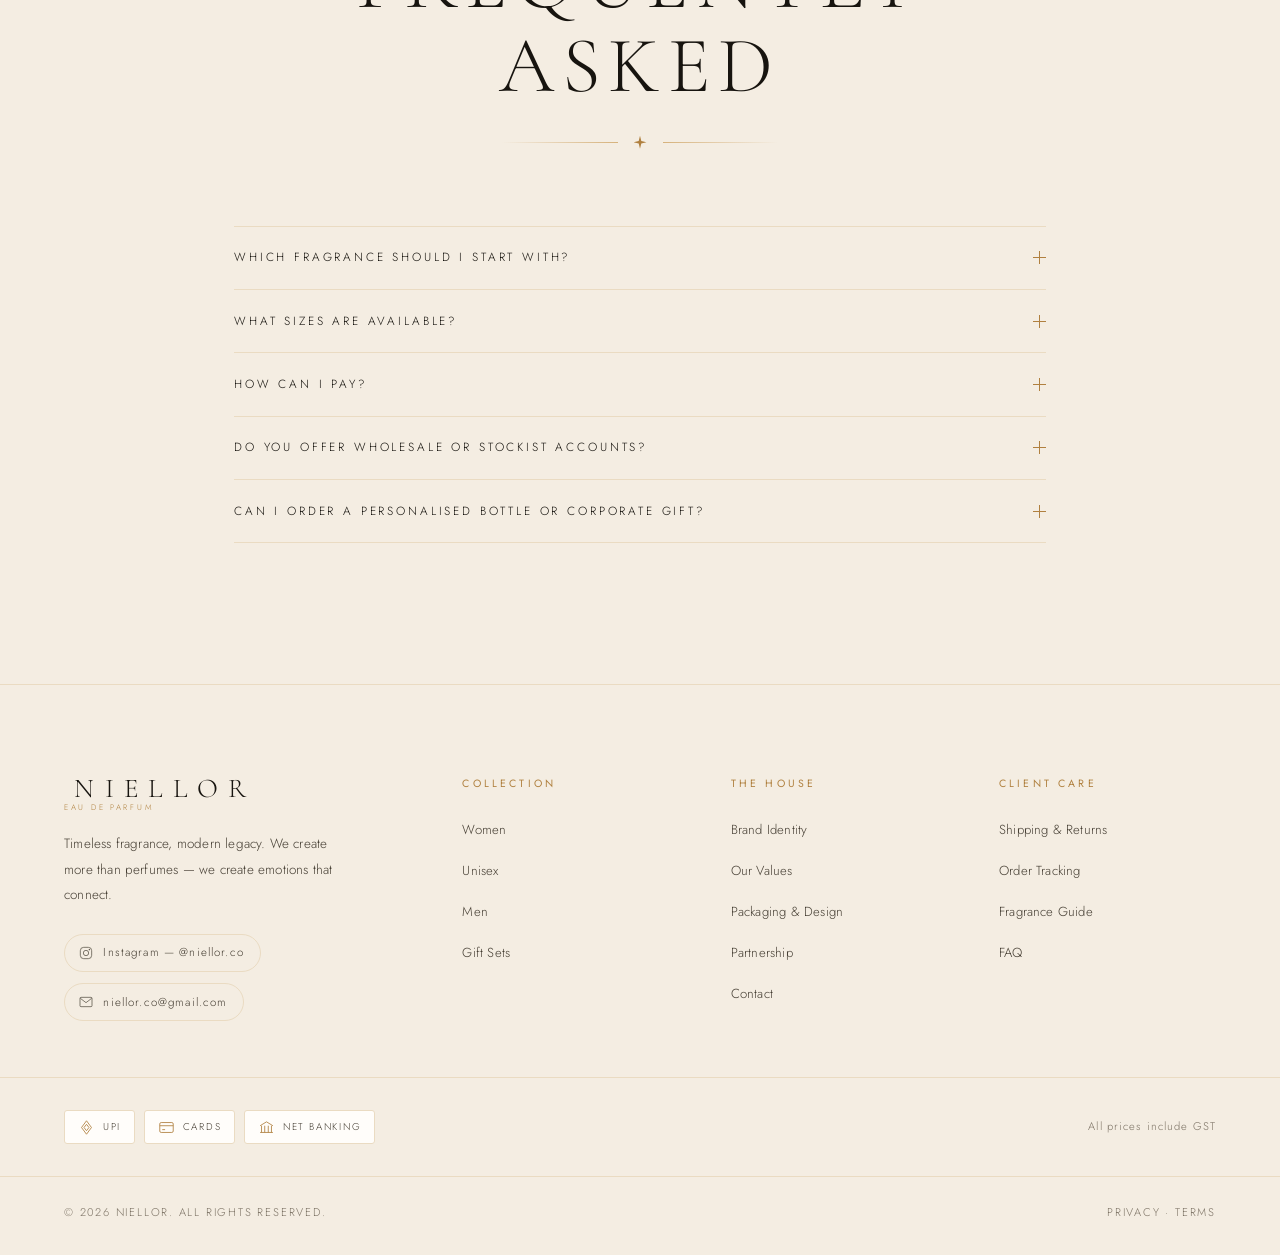
<file: contact.html>
<!DOCTYPE html>
<html lang="en">
<head>
<meta charset="UTF-8">
<meta name="viewport" content="width=device-width, initial-scale=1">
<title>Contact — NIELLOR</title>
<meta name="description" content="Contact NIELLOR — client care, fragrance advice and stockist enquiries.">
<link rel="icon" href="assets/favicon.svg" type="image/svg+xml">
<link rel="preconnect" href="https://fonts.googleapis.com">
<link rel="preconnect" href="https://fonts.gstatic.com" crossorigin>
<link href="https://fonts.googleapis.com/css2?family=Cormorant+Garamond:ital,wght@0,300;0,400;0,500;1,300;1,400&family=Jost:wght@200;300;400;500&display=swap" rel="stylesheet">
<link rel="stylesheet" href="css/style.css">
</head>
<body>

<header id="site-header"></header>

<main>

  <section class="page-head">
    <div class="wrap">
      <h1 class="display-lg" data-reveal>Contact</h1>
      <p class="sub-serif" data-reveal>Let&rsquo;s build something timeless</p>
      <div class="rule"><i></i></div>
      <p class="lede" style="margin-inline:auto; text-align:center" data-reveal>
        Whether you are looking for your signature scent or stocking NIELLOR,
        we would like to hear from you.
      </p>
    </div>
  </section>

  <section class="section-pad" style="padding-top:clamp(1.5rem,3vw,2.5rem)">
    <div class="wrap contact-grid">

      <div data-reveal>
        <h2 class="display-md">Send a Message</h2>
        <div class="rule left"><i></i></div>

        <form id="contactForm" style="margin-top:2rem" novalidate>
          <div class="field">
            <label for="name">Your Name</label>
            <input id="name" name="name" type="text" required autocomplete="name" placeholder="Full name">
          </div>
          <div class="field">
            <label for="email">Email Address</label>
            <input id="email" name="email" type="email" required autocomplete="email" placeholder="you@example.com">
          </div>
          <div class="field">
            <label for="subject">Reason for Contact</label>
            <select id="subject" name="subject">
              <option>Client care &amp; orders</option>
              <option>Fragrance advice</option>
              <option>Wholesale &amp; stockist enquiry</option>
              <option>Press &amp; collaboration</option>
              <option>Future fragrance waitlist</option>
            </select>
          </div>
          <div class="field">
            <label for="message">Message</label>
            <textarea id="message" name="message" required placeholder="Tell us what you are looking for"></textarea>
          </div>

          <!-- Honeypot: real people never fill this in -->
          <div class="hp" aria-hidden="true">
            <label for="company">Company</label>
            <input id="company" name="_gotcha" type="text" tabindex="-1" autocomplete="off">
          </div>

          <button class="btn" type="submit" id="contactSubmit">Send Message</button>
          <p class="form-status" id="formStatus" role="status" aria-live="polite"></p>
        </form>
      </div>

      <div>
        <h2 class="display-md" data-reveal>Reach Us Directly</h2>
        <div class="rule left"><i></i></div>
        <div class="contact-cards" style="margin-top:2rem" id="cards"></div>
      </div>

    </div>
  </section>

  <section class="section-pad" style="background:var(--ivory-deep)">
    <div class="wrap-narrow">
      <div class="section-head">
        <h2 class="display-lg" data-reveal>Frequently Asked</h2>
        <div class="rule"><i></i></div>
      </div>
      <div class="acc" id="faq" data-reveal></div>
    </div>
  </section>

</main>

<div id="site-footer"></div>

<script src="js/products.js"></script>
<script src="js/auth-config.js"></script>
<script src="js/app.js"></script>
<script src="js/auth.js"></script>
<script>
window.pageInit = function () {

  /* Social accounts first — these are real. Everything else stays generic
     until you supply an email or phone number. */
  const socialCards = activeSocials().map(s => ({
    icon: s.icon,
    t: s.label,
    d: s.handle,
    url: s.url
  }));

  const cards = [
    { icon: 'mail',  t: 'Email',     d: NIELLOR_CONTACT.email,
      url: 'mailto:' + NIELLOR_CONTACT.email, sameTab: true },
    ...socialCards,
    { icon: 'globe', t: 'Enquiries', d: 'Client care, wholesale<br>and stockist' },
    { icon: 'upi',   t: 'Payment',   d: 'UPI, cards and net banking' }
  ];

  document.getElementById('cards').innerHTML = cards.map(c => {
    const inner = `
      <div class="contact-card-icon">${ICON[c.icon]}</div>
      <div><h4>${c.t}</h4><p>${c.d}</p></div>`;
    if (!c.url) return `<div class="contact-card" data-reveal>${inner}</div>`;
    /* mailto opens the visitor's own mail app, so it must not target _blank */
    const attrs = c.sameTab ? '' : ' target="_blank" rel="noopener noreferrer"';
    return `<a class="contact-card" href="${c.url}"${attrs} data-reveal>${inner}</a>`;
  }).join('');

  /* Only questions we can answer truthfully today. Delivery, returns and
     longevity are added automatically once those policies are set in
     NIELLOR_POLICY, rather than being invented here. */
  const faq = [
    { q: 'Which fragrance should I start with?',
      d: 'The signature collection is ' + NIELLOR_PRODUCTS.map(p => p.shortName + ' (' + (p.descriptors || [p.family]).join(', ').toLowerCase() + ')').join('; ')
         + '. The Scent Finder on the home page will point you to the one that suits you.' },
    { q: 'What sizes are available?',
      d: NIELLOR_SIZES.map(s => `${s.ml} ml at ${money(s.price)}`).join(', ') + '.'
         + (NIELLOR_POLICY.gstInclusive ? ' All prices include GST.' : '') },
    { q: 'How can I pay?',
      d: 'UPI, credit and debit cards, and net banking.' },
    { q: 'Do you offer wholesale or stockist accounts?',
      d: 'Yes. Select "Wholesale &amp; stockist enquiry" in the form and include your business name, location and the categories you currently carry.' },
    { q: 'Can I order a personalised bottle or corporate gift?',
      d: 'Get in touch with the quantity and occasion, and we will come back to you with options.' }
  ];

  if (NIELLOR_POLICY.deliveryWindow) {
    faq.push({ q: 'How long does delivery take?',
      d: `Orders are delivered in ${NIELLOR_POLICY.deliveryWindow}.`
         + (NIELLOR_POLICY.freeShippingOver
             ? ` Delivery is free on orders over ${money(NIELLOR_POLICY.freeShippingOver)}.` : '') });
  }
  if (NIELLOR_POLICY.returnWindow) {
    faq.push({ q: 'What is your returns policy?',
      d: `Unopened items may be returned within ${NIELLOR_POLICY.returnWindow} of delivery.` });
  }

  document.getElementById('faq').innerHTML = faq.map(f => `
    <div class="acc-item">
      <button class="acc-head">${f.q} <i></i></button>
      <div class="acc-panel"><div class="acc-panel-inner">${f.d}</div></div>
    </div>`).join('');

  /* Arriving from a "Join the Waitlist" card preselects that reason */
  if (new URLSearchParams(location.search).get('interest') === 'waitlist') {
    const sel = document.getElementById('subject');
    const opt = [...sel.options].find(o => /waitlist/i.test(o.textContent));
    if (opt) sel.value = opt.value;
    document.getElementById('contactForm')
      .scrollIntoView({ behavior: 'smooth', block: 'center' });
  }

  initAccordion();
  initReveal();
  initContactForm();
};

/* --------------------------------------------------------------------------
   Contact form
   Two real delivery paths, never a fake confirmation:

   1. If NIELLOR_CONTACT.formEndpoint is set, the message is POSTed there and
      success is only reported when the service confirms it. Failures are
      shown, with the email address as a fallback.
   2. If no endpoint is configured yet, the form opens a pre-filled draft in
      the visitor's own mail app addressed to NIELLOR. The message is still
      genuinely delivered, and the wording says exactly what happened.

   No API key or secret is used here. A form endpoint URL is public by design;
   anything private belongs on a server, never in this file.
   -------------------------------------------------------------------------- */
function initContactForm() {
  const form   = document.getElementById('contactForm');
  if (!form) return;
  const status = document.getElementById('formStatus');
  const button = document.getElementById('contactSubmit');

  const set = (msg, state) => {
    status.textContent = msg;
    status.className = 'form-status' + (state ? ' is-' + state : '');
  };

  form.addEventListener('submit', async e => {
    e.preventDefault();

    const data = Object.fromEntries(new FormData(form).entries());

    if (data._gotcha) return;                       // silently drop bots

    if (!data.name?.trim() || !data.message?.trim()) {
      return set('Please add your name and a message.', 'error');
    }
    if (!/^[^\s@]+@[^\s@]+\.[^\s@]+$/.test(data.email || '')) {
      return set('Please enter a valid email address.', 'error');
    }

    const endpoint = (NIELLOR_CONTACT.formEndpoint || '').trim();

    /* ---- Path 1: the NIELLOR support endpoint ----
       Saves the message and returns its ticket number. Success is only
       shown when the server confirms the message was stored, so the page
       can never claim to have sent something that was lost. */
    if (endpoint) {
      button.disabled = true;
      set('Sending…');
      try {
        const res = await fetch(endpoint, {
          method: 'POST',
          headers: { 'Content-Type': 'application/json' },
          body: JSON.stringify({
            name:     data.name,
            email:    data.email,
            reason:   data.subject || '',
            message:  data.message,
            _gotcha:  data._gotcha || ''
          })
        });

        let body = {};
        try { body = await res.json(); } catch (_) { /* non-JSON error page */ }

        if (!res.ok || !body.ok) {
          throw new Error(body.error || 'Status ' + res.status);
        }

        form.reset();
        set('Message sent successfully. Thank you for contacting NIELLOR — we have '
            + 'received your message and our team will get back to you shortly.'
            + (body.ticket ? '  Ticket: ' + body.ticket : ''), 'ok');
      } catch (err) {
        /* Show the server's own wording when it gave us one (too long, rate
           limited, invalid address); otherwise a neutral message. Either way
           the fallback email address follows as a complete sentence. */
        const detail = err && err.message && err.message !== 'Failed to fetch'
          ? err.message
          : 'We couldn’t send your message.';
        set(detail + ' Please try again, or contact us by email at '
            + NIELLOR_CONTACT.email + '.', 'error');
      } finally {
        button.disabled = false;
      }
      return;
    }

    /* ---- Path 2: hand the message to the visitor's mail app ---- */
    const subject = `NIELLOR enquiry — ${data.subject || 'General'}`;
    const body =
      `Name: ${data.name}\nEmail: ${data.email}\nReason: ${data.subject || '—'}\n\n${data.message}\n`;

    window.location.href = `mailto:${NIELLOR_CONTACT.email}`
      + `?subject=${encodeURIComponent(subject)}`
      + `&body=${encodeURIComponent(body)}`;

    set('Your email app is opening with this message ready to send to '
        + NIELLOR_CONTACT.email + '. Press send there to deliver it.', 'ok');
  });
}
</script>
</body>
</html>
</file>
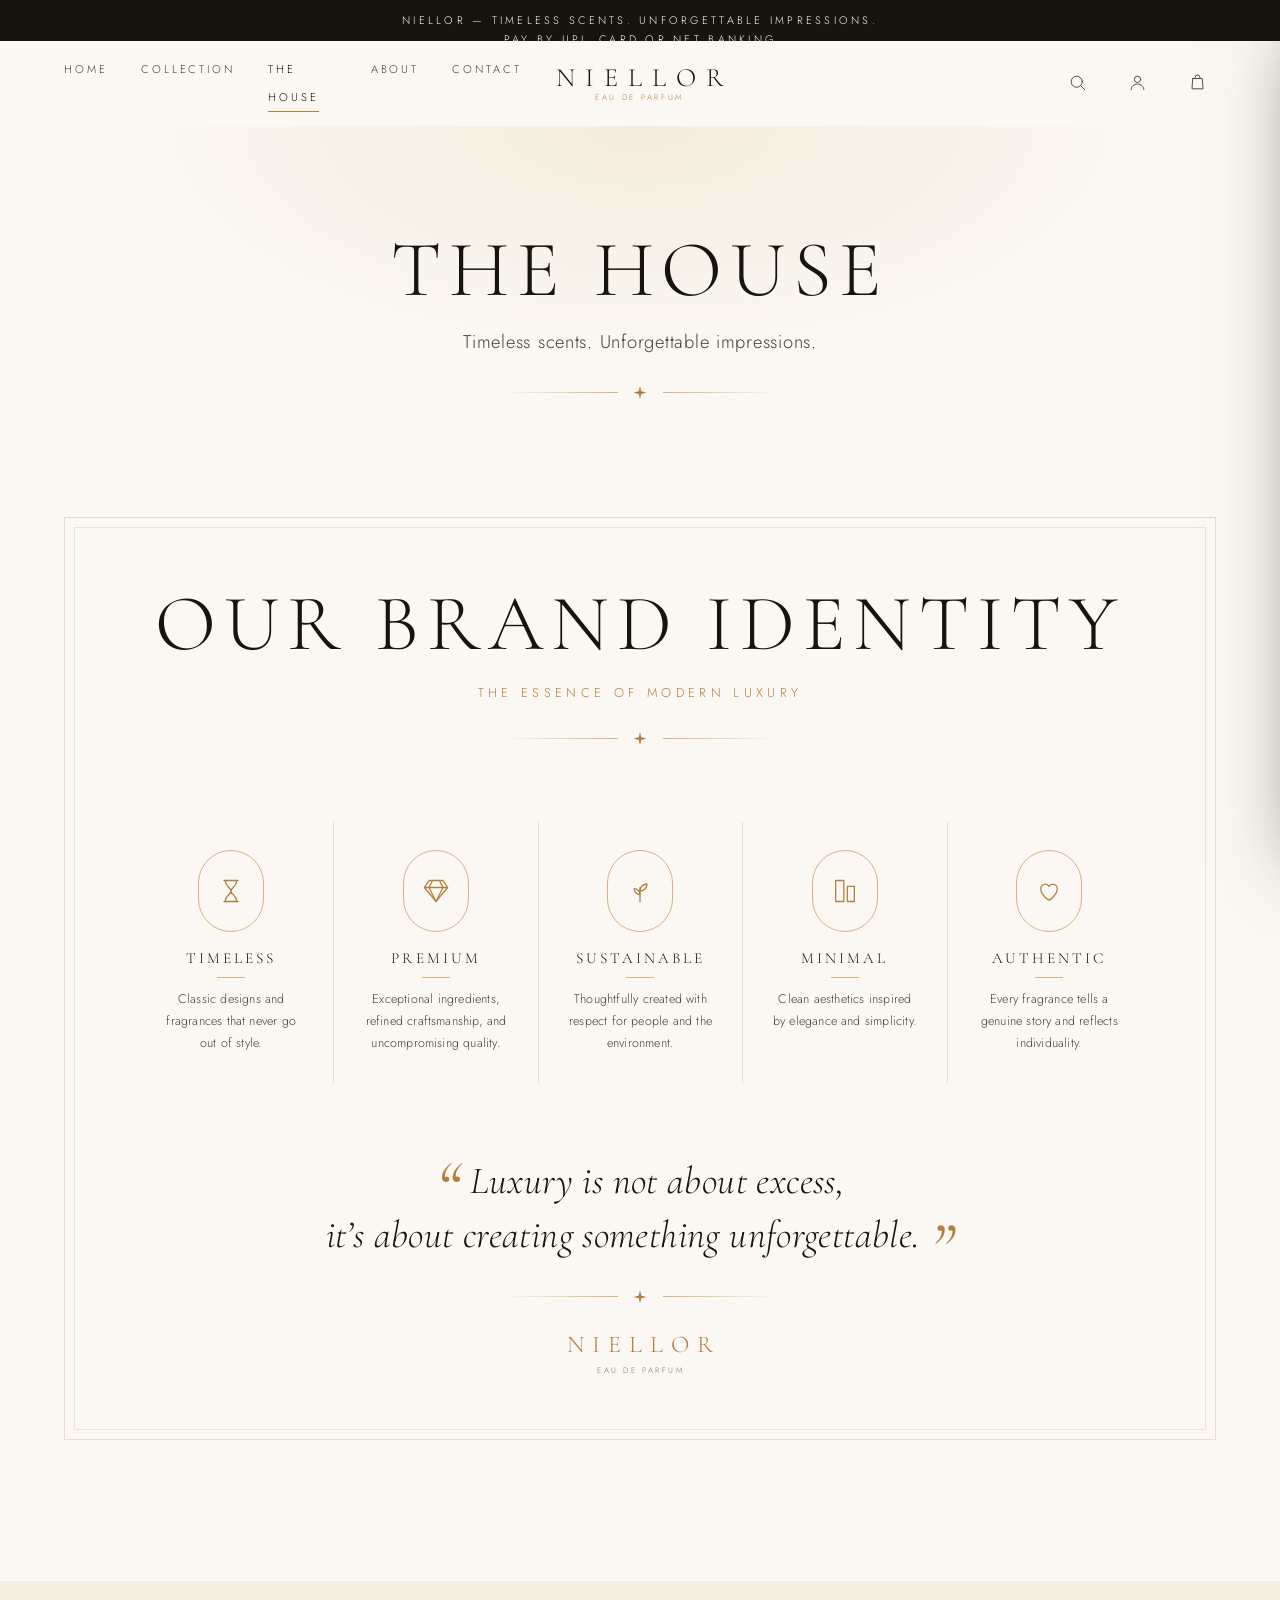
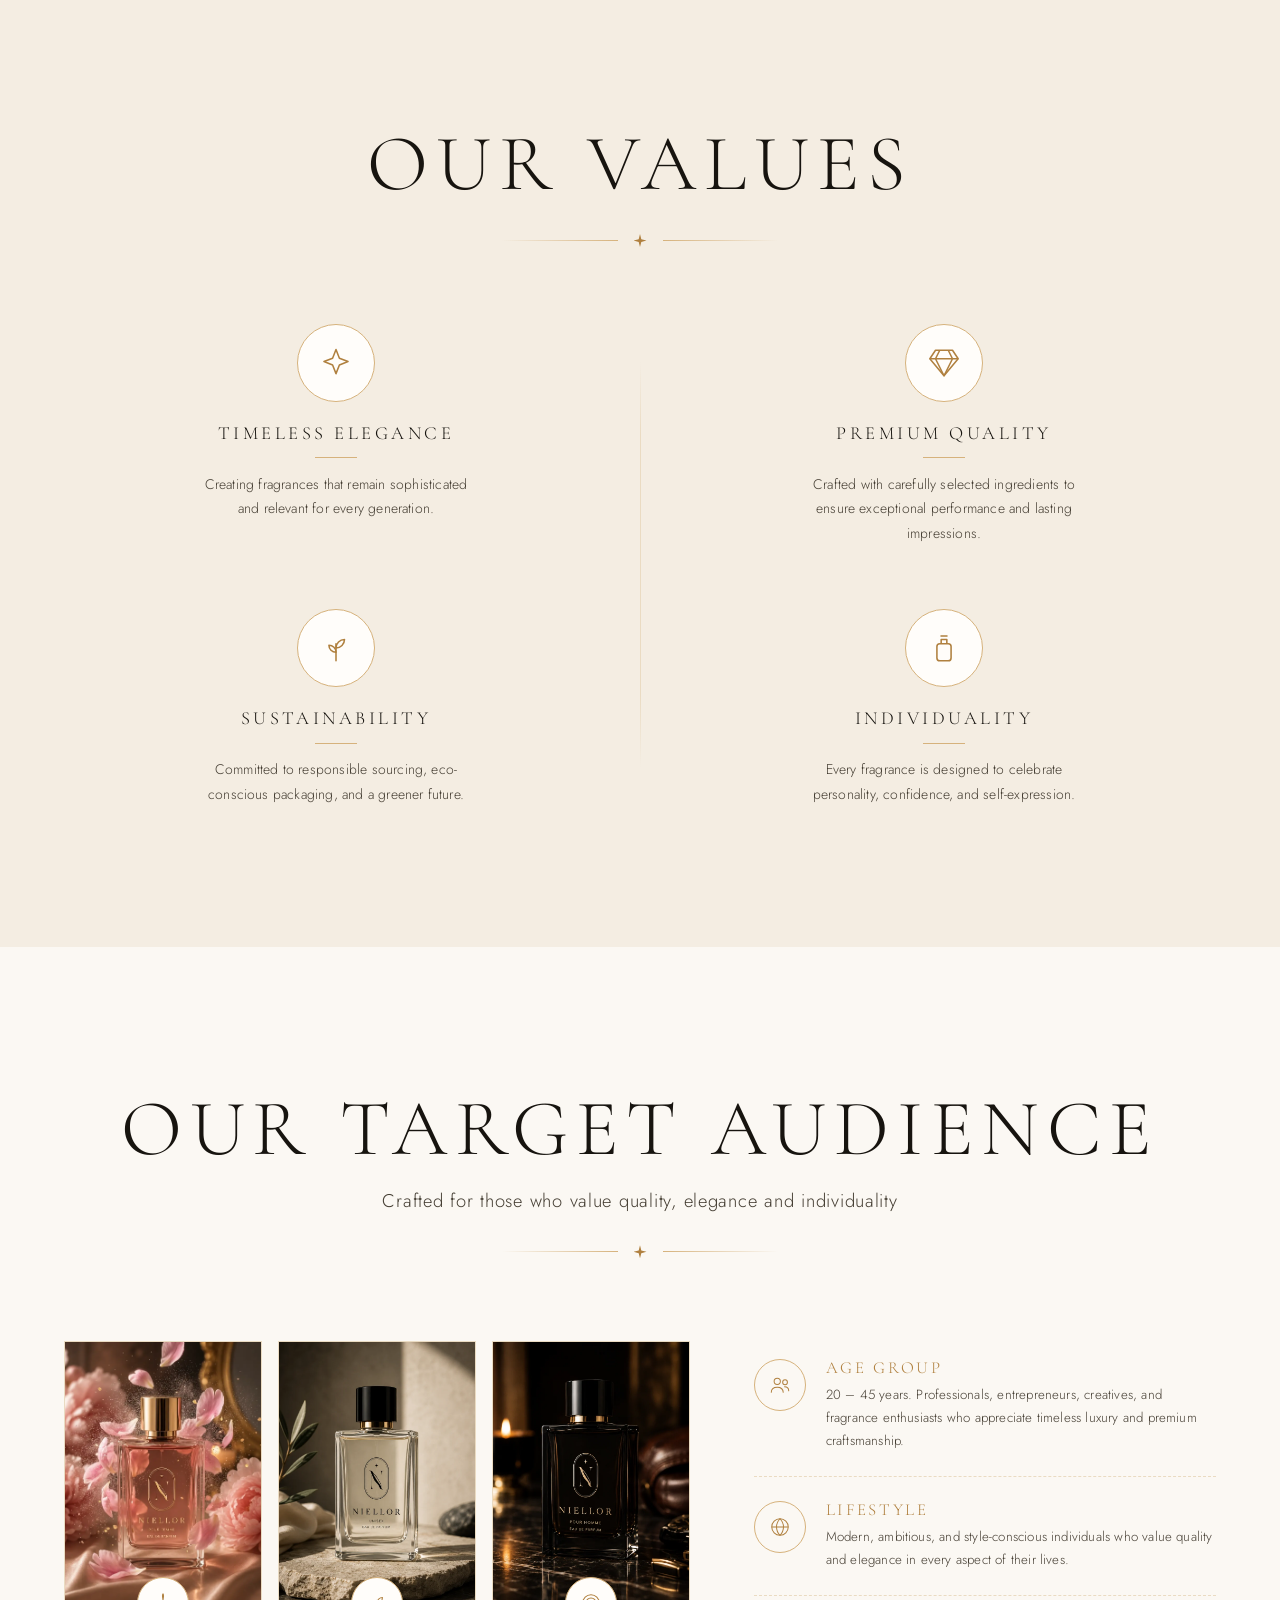
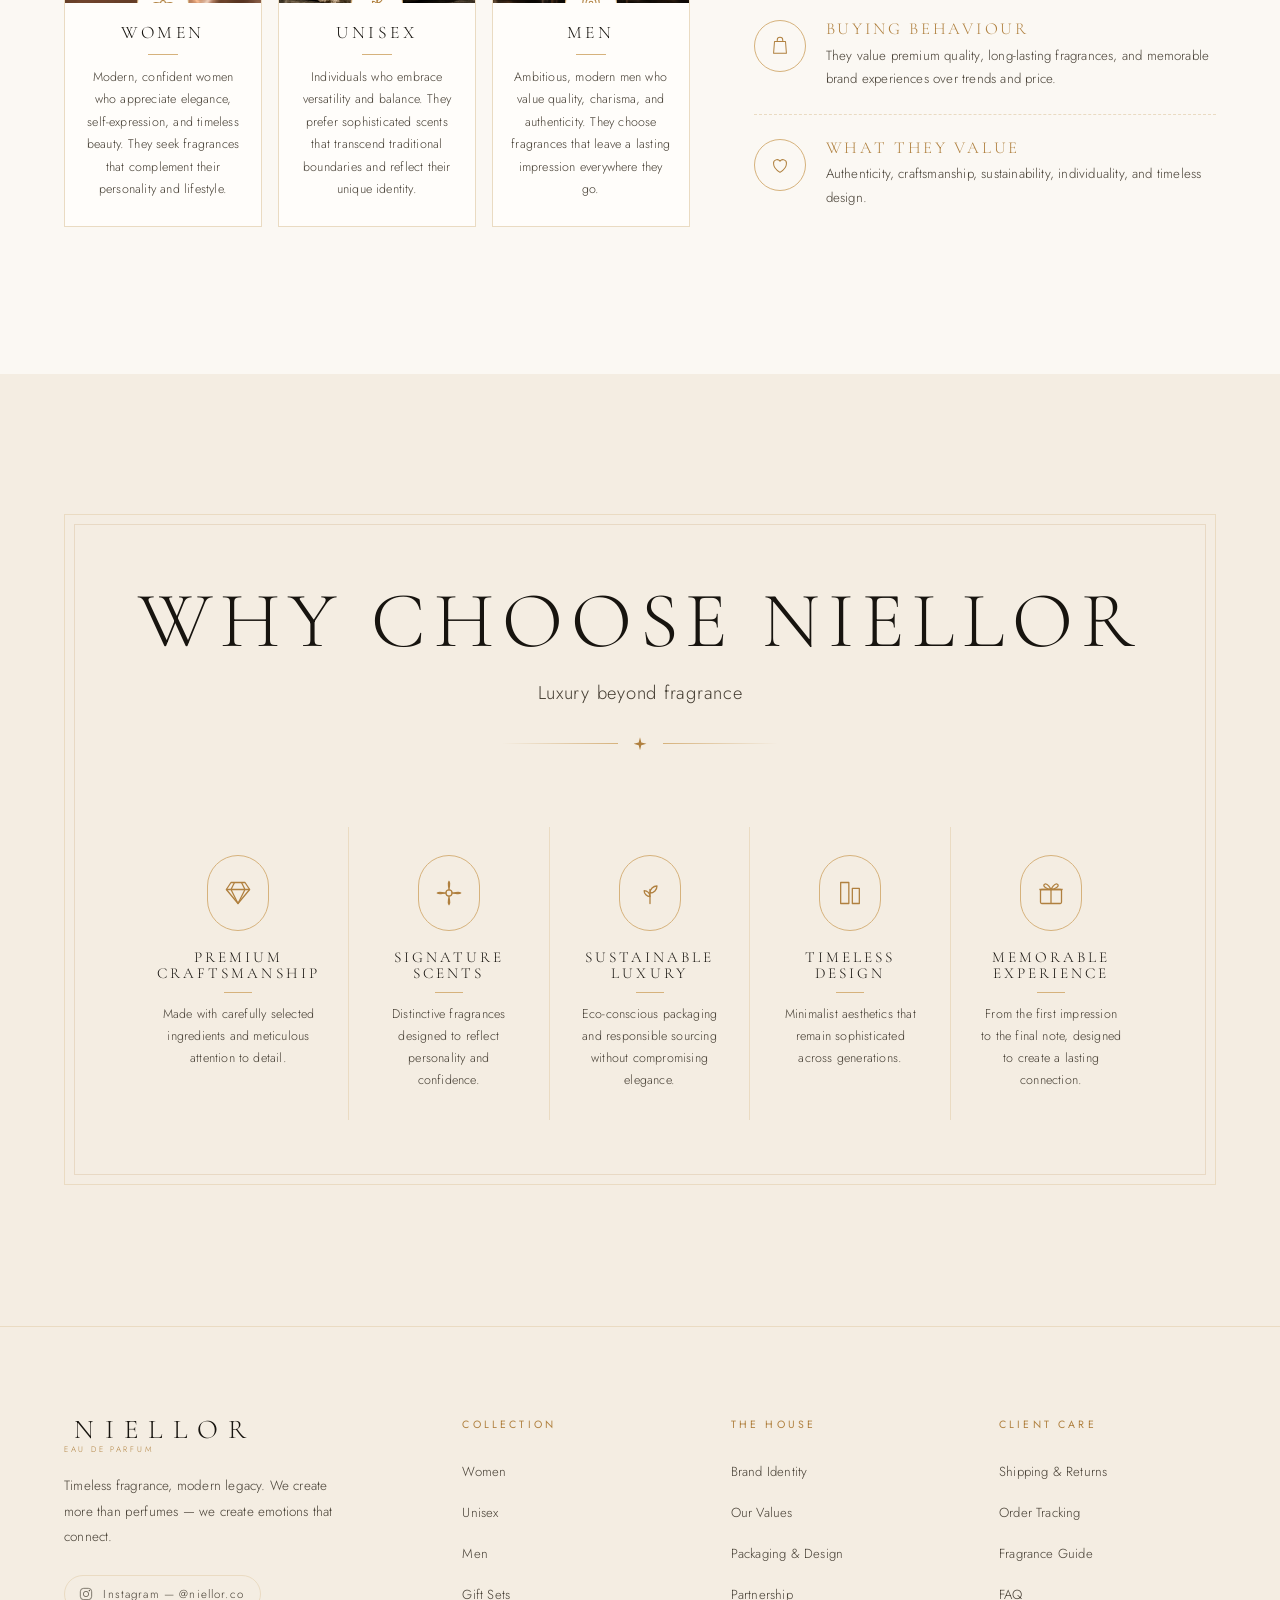
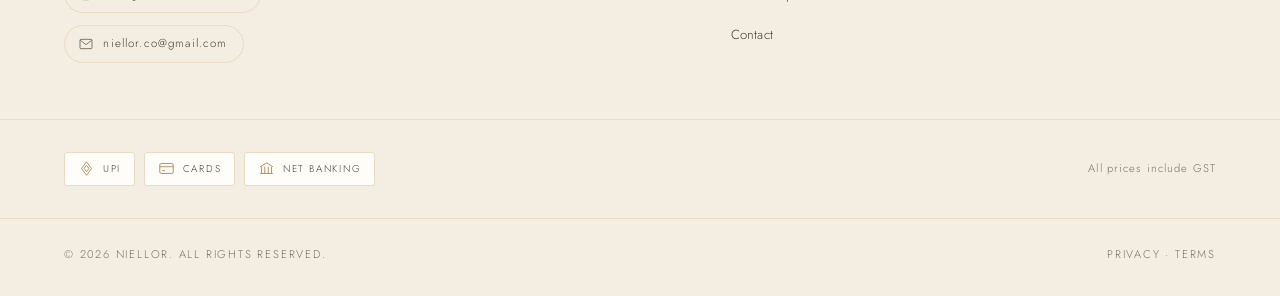
<file: house.html>
<!DOCTYPE html>
<html lang="en">
<head>
<meta charset="UTF-8">
<meta name="viewport" content="width=device-width, initial-scale=1">
<title>The House — NIELLOR</title>
<meta name="description" content="The NIELLOR house — brand identity, values, and the people we create for.">
<link rel="icon" href="assets/favicon.svg" type="image/svg+xml">
<link rel="preconnect" href="https://fonts.googleapis.com">
<link rel="preconnect" href="https://fonts.gstatic.com" crossorigin>
<link href="https://fonts.googleapis.com/css2?family=Cormorant+Garamond:ital,wght@0,300;0,400;0,500;1,300;1,400&family=Jost:wght@200;300;400;500&display=swap" rel="stylesheet">
<link rel="stylesheet" href="css/style.css">
</head>
<body>

<header id="site-header"></header>

<main>

  <section class="page-head">
    <div class="wrap">
      <h1 class="display-lg" data-reveal>The House</h1>
      <p class="sub-serif" data-reveal>Timeless scents. Unforgettable impressions.</p>
      <div class="rule"><i></i></div>
    </div>
  </section>

  <!-- Brand identity -->
  <section class="section-pad" style="padding-top:clamp(1.5rem,3vw,2.5rem)">
    <div class="wrap">
      <div class="framed">
        <div class="section-head">
          <h2 class="display-lg" data-reveal>Our Brand Identity</h2>
          <p class="sub-caps" data-reveal>The essence of modern luxury</p>
          <div class="rule"><i></i></div>
        </div>
        <div class="pillars" id="pillars"></div>
        <div class="pull-quote" data-reveal>
          <p class="serif-quote">
            <span class="qm">&ldquo;</span>
            Luxury is not about excess,<br>it&rsquo;s about creating something unforgettable.
            <span class="qm">&rdquo;</span>
          </p>
          <div class="rule"><i></i></div>
          <p class="brand-sign wordmark">Niellor<em>Eau de Parfum</em></p>
        </div>
      </div>
    </div>
  </section>

  <!-- Values -->
  <section class="section-pad" style="background:var(--ivory-deep)" id="values">
    <div class="wrap">
      <div class="section-head">
        <h2 class="display-lg" data-reveal>Our Values</h2>
        <div class="rule"><i></i></div>
      </div>
      <div class="values-grid" id="valuesGrid"></div>
    </div>
  </section>

  <!-- Audience -->
  <section class="section-pad">
    <div class="wrap">
      <div class="section-head">
        <h2 class="display-lg" data-reveal>Our Target Audience</h2>
        <p class="sub-serif" data-reveal>Crafted for those who value quality, elegance and individuality</p>
        <div class="rule"><i></i></div>
      </div>
      <div class="audience-grid">
        <div class="aud-cards" id="audCards"></div>
        <div class="aud-facts" id="audFacts"></div>
      </div>
    </div>
  </section>

  <!-- Why -->
  <section class="section-pad" style="background:var(--ivory-deep)">
    <div class="wrap">
      <div class="framed">
        <div class="section-head">
          <h2 class="display-lg" data-reveal>Why Choose Niellor</h2>
          <p class="sub-serif" data-reveal>Luxury beyond fragrance</p>
          <div class="rule"><i></i></div>
        </div>
        <div class="pillars" id="why"></div>
      </div>
    </div>
  </section>

</main>

<div id="site-footer"></div>

<script src="js/products.js"></script>
<script src="js/auth-config.js"></script>
<script src="js/app.js"></script>
<script src="js/auth.js"></script>
<script>
window.pageInit = function () {

  const pillarHTML = (list, target, oval) => {
    document.getElementById(target).innerHTML = list.map(p => `
      <div class="pillar${oval ? ' oval' : ''}" data-reveal>
        <div class="pillar-icon">${ICON[p.icon]}</div>
        <h4>${p.t}</h4>
        <p>${p.d}</p>
      </div>`).join('');
  };

  pillarHTML([
    { icon: 'hourglass', t: 'Timeless',    d: 'Classic designs and fragrances that never go out of style.' },
    { icon: 'diamond',   t: 'Premium',     d: 'Exceptional ingredients, refined craftsmanship, and uncompromising quality.' },
    { icon: 'leaf',      t: 'Sustainable', d: 'Thoughtfully created with respect for people and the environment.' },
    { icon: 'minimal',   t: 'Minimal',     d: 'Clean aesthetics inspired by elegance and simplicity.' },
    { icon: 'heart',     t: 'Authentic',   d: 'Every fragrance tells a genuine story and reflects individuality.' }
  ], 'pillars', true);

  const values = [
    { icon: 'sparkle', t: 'Timeless Elegance', d: 'Creating fragrances that remain sophisticated and relevant for every generation.' },
    { icon: 'diamond', t: 'Premium Quality',   d: 'Crafted with carefully selected ingredients to ensure exceptional performance and lasting impressions.' },
    { icon: 'leaf',    t: 'Sustainability',    d: 'Committed to responsible sourcing, eco-conscious packaging, and a greener future.' },
    { icon: 'bottle',  t: 'Individuality',     d: 'Every fragrance is designed to celebrate personality, confidence, and self-expression.' }
  ];
  document.getElementById('valuesGrid').innerHTML = values.map(v => `
    <div class="value" data-reveal>
      <div class="value-icon">${ICON[v.icon]}</div>
      <h3>${v.t}</h3>
      <p>${v.d}</p>
    </div>`).join('');

  /* Audience — independent image objects */
  const audIcon = { women: 'flower', unisex: 'leaf', men: 'wood' };
  document.getElementById('audCards').innerHTML = NIELLOR_AUDIENCE.map(a => `
    <article class="aud-card" data-reveal>
      <div class="aud-visual">
        ${media(a.image, { sizes: '(max-width: 900px) 90vw, 22vw' })}
        <span class="aud-badge">${ICON[audIcon[a.key]] || ICON.sparkle}</span>
      </div>
      <div class="aud-card-body">
        <h4>${a.title}</h4>
        <p>${a.text}</p>
      </div>
    </article>`).join('');

  const facts = [
    { icon: 'users', t: 'Age Group',        d: '20 – 45 years. Professionals, entrepreneurs, creatives, and fragrance enthusiasts who appreciate timeless luxury and premium craftsmanship.' },
    { icon: 'globe', t: 'Lifestyle',        d: 'Modern, ambitious, and style-conscious individuals who value quality and elegance in every aspect of their lives.' },
    { icon: 'bag',   t: 'Buying Behaviour', d: 'They value premium quality, long-lasting fragrances, and memorable brand experiences over trends and price.' },
    { icon: 'heart', t: 'What They Value',  d: 'Authenticity, craftsmanship, sustainability, individuality, and timeless design.' }
  ];
  document.getElementById('audFacts').innerHTML = facts.map(f => `
    <div class="aud-fact" data-reveal>
      <div class="aud-fact-icon">${ICON[f.icon]}</div>
      <div><h4>${f.t}</h4><p>${f.d}</p></div>
    </div>`).join('');

  pillarHTML([
    { icon: 'diamond', t: 'Premium Craftsmanship', d: 'Made with carefully selected ingredients and meticulous attention to detail.' },
    { icon: 'flower',  t: 'Signature Scents',      d: 'Distinctive fragrances designed to reflect personality and confidence.' },
    { icon: 'leaf',    t: 'Sustainable Luxury',    d: 'Eco-conscious packaging and responsible sourcing without compromising elegance.' },
    { icon: 'minimal', t: 'Timeless Design',       d: 'Minimalist aesthetics that remain sophisticated across generations.' },
    { icon: 'gift',    t: 'Memorable Experience',  d: 'From the first impression to the final note, designed to create a lasting connection.' }
  ], 'why');

  initReveal();
};
</script>
</body>
</html>
</file>
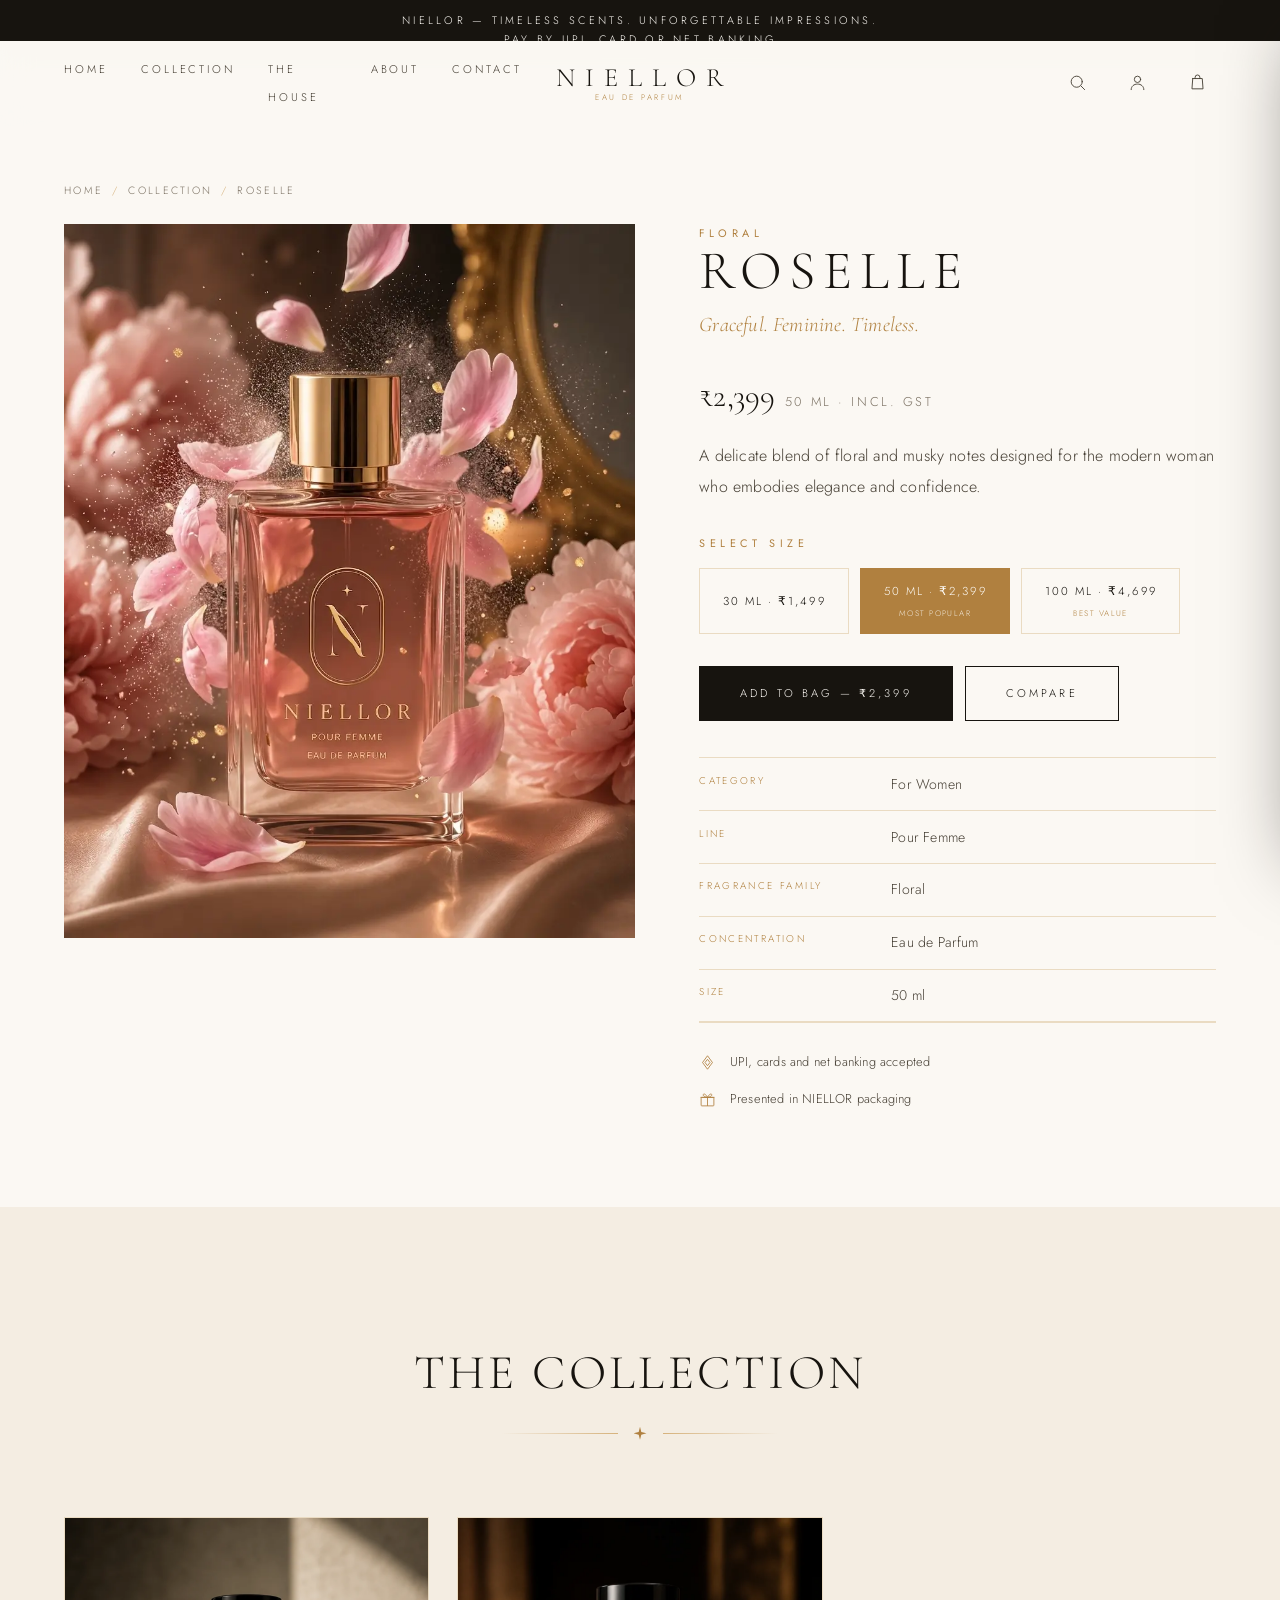
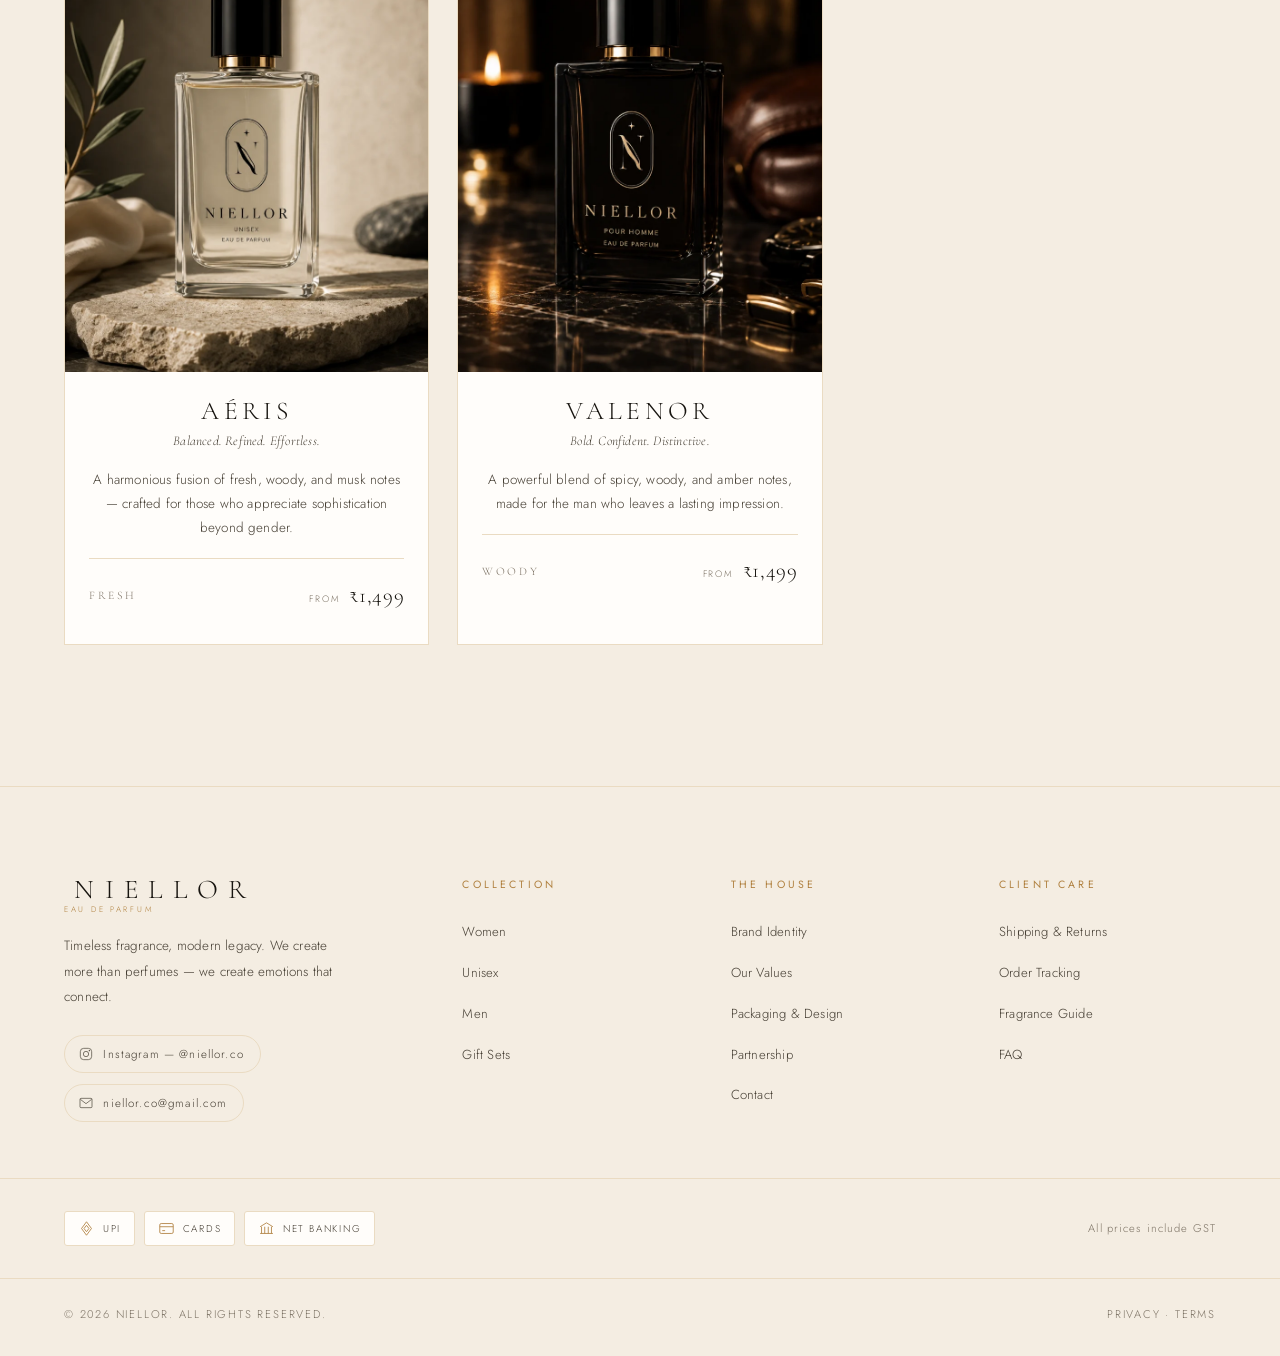
<file: product.html>
<!DOCTYPE html>
<html lang="en">
<head>
<meta charset="UTF-8">
<meta name="viewport" content="width=device-width, initial-scale=1">
<title>Fragrance — NIELLOR</title>
<meta name="description" content="Discover a NIELLOR eau de parfum.">
<link rel="icon" href="assets/favicon.svg" type="image/svg+xml">
<link rel="preconnect" href="https://fonts.googleapis.com">
<link rel="preconnect" href="https://fonts.gstatic.com" crossorigin>
<link href="https://fonts.googleapis.com/css2?family=Cormorant+Garamond:ital,wght@0,300;0,400;0,500;1,300;1,400&family=Jost:wght@200;300;400;500&display=swap" rel="stylesheet">
<link rel="stylesheet" href="css/style.css">
</head>
<body>

<header id="site-header"></header>

<main>

  <section style="padding-block:clamp(2rem,5vw,3.5rem) clamp(4rem,8vw,6rem)">
    <div class="wrap">
      <nav class="crumbs" id="crumbs"></nav>
      <div class="pdp">
        <div class="pdp-figure">
          <div class="pdp-media" id="pdpMedia"></div>
          <div class="pdp-gallery" id="pdpGallery"></div>
        </div>
        <div class="pdp-body" id="pdpBody"></div>
      </div>
    </div>
  </section>

  <section class="section-pad" style="background:var(--ivory-deep)">
    <div class="wrap">
      <div class="section-head">
        <h2 class="display-md" data-reveal>The Collection</h2>
        <div class="rule"><i></i></div>
      </div>
      <div class="collection-grid" id="also"></div>
    </div>
  </section>

</main>

<div id="site-footer"></div>

<script src="js/products.js"></script>
<script src="js/auth-config.js"></script>
<script src="js/app.js"></script>
<script src="js/auth.js"></script>
<script>
window.pageInit = function () {

  const id = new URLSearchParams(location.search).get('id');
  const p  = getProduct(id) || NIELLOR_PRODUCTS[0];

  document.title = `${p.name} — NIELLOR`;

  document.getElementById('crumbs').innerHTML =
    `<a href="index.html">Home</a><span>/</span><a href="collection.html">Collection</a><span>/</span>${p.shortName}`;

  /* Main image — this product's own object */
  const mediaEl = document.getElementById('pdpMedia');
  mediaEl.style.setProperty('--pdp-tint', p.tint);
  mediaEl.innerHTML = productMedia(p, { eager: true, sizes: '(max-width: 900px) 92vw, 48vw' });

  /* Gallery, when this product has extra images of its own */
  const gal = document.getElementById('pdpGallery');
  const shots = [p.image, ...(p.gallery || [])].filter(im => im && im.src);
  gal.innerHTML = shots.length > 1
    ? shots.map((im, i) => `
        <button class="pdp-thumb${i === 0 ? ' sel' : ''}" data-shot="${i}">
          ${media(im)}
        </button>`).join('')
    : '';
  gal.addEventListener('click', e => {
    const b = e.target.closest('[data-shot]');
    if (!b) return;
    gal.querySelectorAll('.pdp-thumb').forEach(t => t.classList.remove('sel'));
    b.classList.add('sel');
    mediaEl.innerHTML = media(shots[+b.dataset.shot], { eager: true });
  });

  /* Body */
  let size = NIELLOR_DEFAULT_ML;
  const sizes = sizesOf(p);

  function paintBody() {
    const price = priceOf(p, size);

    /* Only the details we actually hold */
    const details = [
      ['Category', p.category],
      ['Line', p.line],
      ['Fragrance family', p.family],
      ['Concentration', p.concentration],
      ['Size', size + ' ml']
    ].filter(([, v]) => v);

    document.getElementById('pdpBody').innerHTML = `
      <p class="eyebrow">${p.family}</p>
      <h1 class="wordmark">${p.shortName}</h1>
      <p class="pdp-mood">${p.mood}</p>

      <p class="pdp-price">${money(price)}<small>${size} ml${
        NIELLOR_POLICY.gstInclusive ? ' &middot; incl. GST' : ''}</small></p>

      <p class="pdp-desc">${p.description}</p>

      <p class="eyebrow" style="margin-bottom:.9rem">Select Size</p>
      <div class="size-opts" id="sizes">
        ${sizes.map(s => `
          <button class="size-opt${s.ml === size ? ' sel' : ''}" data-ml="${s.ml}">
            ${s.ml} ml &middot; ${money(s.price)}
            ${s.tag ? `<em class="size-tag">${s.tag}</em>` : ''}
          </button>`).join('')}
      </div>

      <div class="pdp-actions">
        <button class="btn" id="addBtn"${p.available ? '' : ' disabled'}>
          ${p.available ? `Add to Bag &mdash; ${money(price)}` : 'Currently unavailable'}
        </button>
        <a class="btn btn-ghost" href="collection.html">Compare</a>
      </div>

      <dl class="pdp-specs">
        ${details.map(([k, v]) => `<div><dt>${k}</dt><dd>${v}</dd></div>`).join('')}
      </dl>

      ${p.notes ? `
        <div class="acc">
          <div class="acc-item">
            <button class="acc-head">Fragrance Notes <i></i></button>
            <div class="acc-panel"><div class="acc-panel-inner">${p.notes}</div></div>
          </div>
        </div>` : ''}

      <div class="pdp-perks">
        <div class="pdp-perk">${ICON.upi}<span>UPI, cards and net banking accepted</span></div>
        <div class="pdp-perk">${ICON.gift}<span>Presented in NIELLOR packaging</span></div>
        ${NIELLOR_POLICY.deliveryWindow
          ? `<div class="pdp-perk">${ICON.truck}<span>Delivered in ${NIELLOR_POLICY.deliveryWindow}</span></div>` : ''}
      </div>`;

    document.getElementById('sizes').addEventListener('click', e => {
      const b = e.target.closest('[data-ml]');
      if (!b) return;
      size = +b.dataset.ml;
      paintBody();
    });

    const add = document.getElementById('addBtn');
    if (p.available) add.addEventListener('click', () => Cart.add(p.id, size));

    initAccordion();
  }

  paintBody();

  /* The rest of the collection — each with its own image */
  document.getElementById('also').innerHTML = NIELLOR_PRODUCTS
    .filter(x => x.id !== p.id)
    .map(x => `
      <article class="p-card" data-reveal data-ambient="${x.tint}">
        <a class="p-card-media" href="product.html?id=${x.id}" style="--card-tint:${x.tint}">
          ${productMedia(x, { sizes: '(max-width: 900px) 90vw, 30vw' })}
          <span class="p-quick">
            <button class="btn btn-sm btn-full" data-add="${x.id}">Add to Bag</button>
          </span>
        </a>
        <div class="p-card-body">
          <h3>${x.shortName}</h3>
          <p class="p-mood">${x.mood}</p>
          <p>${x.description}</p>
          <div class="p-family">
            <em>${x.family}</em>
            <span class="p-price"><small>from</small> ${money(priceFrom(x))}</span>
          </div>
        </div>
      </article>`).join('');

  initReveal();
  initAmbient();
};
</script>
</body>
</html>
</file>
<file: css/style.css>
/* ==========================================================================
   NIELLOR — Eau de Parfum
   Design system & site styles
   ========================================================================== */

/* --------------------------------------------------------------------------
   1. Tokens
   -------------------------------------------------------------------------- */
:root {
  /* Surfaces — bright, warm, gallery-like */
  --ivory:        #FBF8F3;
  --ivory-deep:   #F4EDE2;
  --sand:         #EFE5D6;
  --linen:        #FFFDFA;

  /* Ink */
  --ink:          #17140F;
  --ink-soft:     #453E33;
  --ink-mute:     #7C7264;

  /* Gold */
  --gold:         #B0803F;
  --gold-light:   #D6B27C;
  --gold-pale:    #EADBC2;

  /* Line accents per collection */
  --rose:         #E3B3AA;
  --rose-deep:    #C98D82;
  --leaf:         #A9B79A;
  --onyx:         #1B1917;

  /* Ambient tint — shifts as you browse the collection */
  --ambient:      #FBF8F3;

  /* Type */
  --display: "Cormorant Garamond", "Didot", "Bodoni MT", Georgia, serif;
  --sans:    "Jost", "Futura", "Century Gothic", "Helvetica Neue", sans-serif;

  /* Motion */
  --ease:      cubic-bezier(.22, 1, .36, 1);
  --ease-soft: cubic-bezier(.4, 0, .2, 1);

  /* Metrics */
  --gutter: clamp(1.25rem, 5vw, 5.5rem);
  --nav-h:  84px;
}

/* --------------------------------------------------------------------------
   2. Reset
   -------------------------------------------------------------------------- */
*, *::before, *::after { box-sizing: border-box; }

* { margin: 0; padding: 0; }

html {
  -webkit-text-size-adjust: 100%;
  scroll-behavior: smooth;
}

body {
  background: var(--ambient);
  color: var(--ink);
  font-family: var(--sans);
  font-size: 16px;
  font-weight: 300;
  line-height: 1.75;
  letter-spacing: .012em;
  overflow-x: hidden;
  -webkit-font-smoothing: antialiased;
  -moz-osx-font-smoothing: grayscale;
  transition: background-color 1.1s var(--ease-soft);
}

img, svg { display: block; max-width: 100%; height: auto; }
a { color: inherit; text-decoration: none; }
button, input, textarea, select { font: inherit; color: inherit; }
button { background: none; border: 0; cursor: pointer; }
ul, ol { list-style: none; }

::selection { background: var(--gold); color: var(--linen); }

/* Scrollbar */
::-webkit-scrollbar { width: 9px; }
::-webkit-scrollbar-track { background: var(--ivory-deep); }
::-webkit-scrollbar-thumb {
  background: var(--gold-light);
  border-radius: 99px;
  border: 2px solid var(--ivory-deep);
}
::-webkit-scrollbar-thumb:hover { background: var(--gold); }

/* --------------------------------------------------------------------------
   3. Typography
   -------------------------------------------------------------------------- */
h1, h2, h3, h4 {
  font-family: var(--display);
  font-weight: 300;
  line-height: 1.06;
  letter-spacing: .02em;
}

.display-xl {
  font-size: clamp(3.4rem, 12vw, 11rem);
  letter-spacing: .16em;
  text-transform: uppercase;
  font-weight: 300;
}

.display-lg {
  font-size: clamp(2.4rem, 6.2vw, 5.2rem);
  letter-spacing: .1em;
  text-transform: uppercase;
}

.display-md {
  font-size: clamp(1.9rem, 3.8vw, 3.2rem);
  letter-spacing: .07em;
  text-transform: uppercase;
}

.serif-quote {
  font-family: var(--display);
  font-size: clamp(1.5rem, 3vw, 2.5rem);
  font-style: italic;
  font-weight: 300;
  line-height: 1.4;
  letter-spacing: .01em;
}

.eyebrow {
  font-family: var(--sans);
  font-size: .68rem;
  font-weight: 400;
  letter-spacing: .42em;
  text-transform: uppercase;
  color: var(--gold);
}

.lede {
  font-size: clamp(1rem, 1.4vw, 1.15rem);
  color: var(--ink-soft);
  line-height: 1.9;
  max-width: 56ch;
}

.body-sm { font-size: .875rem; line-height: 1.85; color: var(--ink-soft); }

/* Gold divider with a four-point star, echoing the brochure */
.rule {
  display: flex;
  align-items: center;
  justify-content: center;
  gap: 1rem;
  margin: 1.75rem 0;
}
.rule::before, .rule::after {
  content: "";
  height: 1px;
  width: clamp(48px, 9vw, 130px);
  background: linear-gradient(90deg, transparent, var(--gold-light));
}
.rule::after { background: linear-gradient(270deg, transparent, var(--gold-light)); }
.rule i {
  width: 13px; height: 13px;
  background: var(--gold);
  clip-path: polygon(50% 0, 60% 40%, 100% 50%, 60% 60%, 50% 100%, 40% 60%, 0 50%, 40% 40%);
}
.rule.left { justify-content: flex-start; }
.rule.left::before { display: none; }

/* --------------------------------------------------------------------------
   4. Layout
   -------------------------------------------------------------------------- */
.wrap { width: 100%; max-width: 1440px; margin-inline: auto; padding-inline: var(--gutter); }
.wrap-narrow { max-width: 940px; margin-inline: auto; padding-inline: var(--gutter); }

section { position: relative; }
.section-pad { padding-block: clamp(5rem, 11vw, 9.5rem); }

.section-head { text-align: center; margin-bottom: clamp(3rem, 6vw, 5rem); }
.section-head .lede { margin-inline: auto; text-align: center; }

/* Thin gold frame used on feature panels, like the brochure pages */
.framed {
  position: relative;
  border: 1px solid var(--gold-pale);
  padding: clamp(2rem, 5vw, 4.5rem);
}
.framed::after {
  content: "";
  position: absolute;
  inset: 9px;
  border: 1px solid rgba(176, 128, 63, .18);
  pointer-events: none;
}

/* --------------------------------------------------------------------------
   4b. The flacon — idle float, travelling shimmer, pointer tilt
   -------------------------------------------------------------------------- */
.flacon {
  transform-style: preserve-3d;
  transition: transform .5s var(--ease);
  will-change: transform;
  filter: drop-shadow(0 22px 26px rgba(23, 20, 15, .16));
}

/* A slow drift so the bottle never feels like a flat sticker */
[data-float] .flacon { animation: flaconFloat 7s var(--ease-soft) infinite; }
@keyframes flaconFloat {
  0%, 100% { transform: translateY(0) rotate(0deg); }
  50%      { transform: translateY(-14px) rotate(-.7deg); }
}

/* Light travelling across the glass */
.flacon-glint {
  animation: glint 5.5s var(--ease-soft) infinite;
  opacity: 0;
}
@keyframes glint {
  0%       { transform: translateX(0) skewX(-14deg);   opacity: 0; }
  12%      { opacity: 1; }
  38%, 100%{ transform: translateX(430px) skewX(-14deg); opacity: 0; }
}

/* Tilt stages get depth */
[data-tilt] { perspective: 900px; }
[data-tilt] .flacon { transition: transform .65s var(--ease); }
[data-tilt]:hover .flacon { animation-play-state: paused; }

/* --------------------------------------------------------------------------
   6. Preloader
   -------------------------------------------------------------------------- */
.preloader {
  position: fixed;
  inset: 0;
  z-index: 9000;
  background: var(--ivory);
  display: grid;
  place-items: center;
  transition: opacity .9s var(--ease), visibility .9s;
}
.preloader.done { opacity: 0; visibility: hidden; }
.preloader-mark {
  font-family: var(--display);
  font-size: clamp(2rem, 6vw, 4rem);
  letter-spacing: .55em;
  text-indent: .55em;
  text-transform: uppercase;
  color: var(--ink);
}
.preloader-mark span {
  display: inline-block;
  opacity: 0;
  transform: translateY(14px);
  animation: preIn .8s var(--ease) forwards;
}
@keyframes preIn { to { opacity: 1; transform: none; } }
.preloader-bar {
  margin-top: 2rem;
  width: min(240px, 46vw);
  height: 1px;
  background: var(--gold-pale);
  overflow: hidden;
}
.preloader-bar i {
  display: block;
  height: 100%;
  width: 0;
  background: var(--gold);
  animation: preBar 1.5s var(--ease-soft) forwards;
}
@keyframes preBar { to { width: 100%; } }

/* --------------------------------------------------------------------------
   7. Navigation
   -------------------------------------------------------------------------- */
.announce {
  background: var(--ink);
  color: var(--ivory);
  text-align: center;
  font-size: .68rem;
  letter-spacing: .3em;
  text-transform: uppercase;
  padding: .7rem 1rem;
  overflow: hidden;
  /* One line tall, so the messages rotate through it instead of stacking */
  --announce-line: 1.15rem;
  height: calc(var(--announce-line) + 1.4rem);
  line-height: var(--announce-line);
}
.announce span > div { height: var(--announce-line); }
.announce span { display: inline-block; animation: announceSlide 16s linear infinite; }
@keyframes announceSlide {
  0%, 28%   { transform: translateY(0); }
  33%, 61%  { transform: translateY(-140%); }
  66%, 94%  { transform: translateY(-280%); }
  100%      { transform: translateY(-280%); }
}

.nav {
  position: sticky;
  top: 0;
  z-index: 800;
  background: rgba(251, 248, 243, .82);
  backdrop-filter: blur(18px) saturate(1.4);
  -webkit-backdrop-filter: blur(18px) saturate(1.4);
  border-bottom: 1px solid transparent;
  transition: border-color .5s var(--ease), padding .5s var(--ease),
              background-color .5s var(--ease);
}
.nav.stuck {
  border-bottom-color: var(--gold-pale);
  background: rgba(251, 248, 243, .95);
}
.nav-inner {
  display: grid;
  grid-template-columns: 1fr auto 1fr;
  align-items: center;
  gap: 1.5rem;
  height: var(--nav-h);
  transition: height .5s var(--ease);
}
.nav.stuck .nav-inner { height: 66px; }

.nav-links { display: flex; gap: clamp(1.4rem, 2.6vw, 2.8rem); }
.nav-links a {
  font-size: .7rem;
  letter-spacing: .26em;
  text-transform: uppercase;
  color: var(--ink-soft);
  position: relative;
  padding-block: .4rem;
  transition: color .35s var(--ease);
}
.nav-links a::after {
  content: "";
  position: absolute;
  left: 0; bottom: 0;
  width: 100%; height: 1px;
  background: var(--gold);
  transform: scaleX(0);
  transform-origin: right;
  transition: transform .45s var(--ease);
}
.nav-links a:hover, .nav-links a[aria-current="page"] { color: var(--ink); }
.nav-links a:hover::after,
.nav-links a[aria-current="page"]::after { transform: scaleX(1); transform-origin: left; }

.brand {
  justify-self: center;
  display: flex;
  flex-direction: column;
  align-items: center;
  gap: .1rem;
  line-height: 1;
}
/* ---------------------------------------------------------------------------
   THE WORDMARK
   NIELLOR must always sit on one straight horizontal line. Every element that
   renders the name carries `nowrap`, and the letter-spacing narrows on small
   screens rather than allowing a break. Never remove the nowrap.
   --------------------------------------------------------------------------- */
.brand-word,
.preloader-mark,
.cover-word,
.ty-mark .brand-word,
.wordmark {
  white-space: nowrap;
  word-break: keep-all;
  overflow-wrap: normal;
  hyphens: none;
}

.brand-word {
  font-family: var(--display);
  font-size: clamp(1.1rem, 2.2vw, 1.65rem);
  letter-spacing: clamp(.18em, 1.1vw, .38em);
  text-indent: clamp(.18em, 1.1vw, .38em);
  text-transform: uppercase;
}
.brand-sub {
  font-size: .5rem;
  letter-spacing: .34em;
  text-transform: uppercase;
  color: var(--gold);
}

.nav-actions { justify-self: end; display: flex; align-items: center; gap: 1.35rem; }
.icon-btn {
  position: relative;
  width: 38px; height: 38px;
  display: grid;
  place-items: center;
  border-radius: 50%;
  color: var(--ink-soft);
  transition: color .35s var(--ease), background-color .35s var(--ease);
}
.icon-btn:hover { color: var(--gold); background: var(--ivory-deep); }
.icon-btn svg { width: 19px; height: 19px; stroke-width: 1.15; }
.cart-count {
  position: absolute;
  top: 2px; right: 0;
  min-width: 17px; height: 17px;
  padding: 0 4px;
  border-radius: 99px;
  background: var(--gold);
  color: var(--linen);
  font-size: .58rem;
  font-weight: 500;
  letter-spacing: 0;
  display: grid;
  place-items: center;
  transform: scale(0);
  transition: transform .4s var(--ease);
}
.cart-count.show { transform: scale(1); }

.burger { display: none; width: 38px; height: 38px; }
.burger i {
  display: block;
  width: 20px; height: 1px;
  background: var(--ink);
  margin: 4px auto;
  transition: transform .4s var(--ease), opacity .3s var(--ease);
}
.burger.open i:nth-child(1) { transform: translateY(5px) rotate(45deg); }
.burger.open i:nth-child(2) { opacity: 0; }
.burger.open i:nth-child(3) { transform: translateY(-5px) rotate(-45deg); }

/* --------------------------------------------------------------------------
   8. Buttons
   -------------------------------------------------------------------------- */
.btn {
  --btn-bg: var(--ink);
  --btn-fg: var(--ivory);
  position: relative;
  display: inline-flex;
  align-items: center;
  justify-content: center;
  gap: .75rem;
  padding: 1.05rem 2.5rem;
  background: var(--btn-bg);
  color: var(--btn-fg);
  font-size: .7rem;
  letter-spacing: .28em;
  text-transform: uppercase;
  border: 1px solid var(--btn-bg);
  overflow: hidden;
  isolation: isolate;
  transition: color .5s var(--ease), border-color .5s var(--ease);
}
.btn::before {
  content: "";
  position: absolute;
  inset: 0;
  background: var(--gold);
  transform: scaleY(0);
  transform-origin: bottom;
  transition: transform .55s var(--ease);
  z-index: -1;
}
.btn:hover::before { transform: scaleY(1); }
.btn:hover { color: var(--linen); border-color: var(--gold); }

.btn-ghost {
  --btn-bg: transparent;
  --btn-fg: var(--ink);
  border-color: var(--ink);
}
.btn-ghost:hover { color: var(--linen); }

.btn-gold { --btn-bg: var(--gold); --btn-fg: var(--linen); }
.btn-gold::before { background: var(--ink); }

.btn-sm { padding: .8rem 1.7rem; font-size: .63rem; }
.btn-full { width: 100%; }

/* Understated text link with a sliding rule */
.link-line {
  display: inline-flex;
  align-items: center;
  gap: .6rem;
  font-size: .7rem;
  letter-spacing: .26em;
  text-transform: uppercase;
  color: var(--ink);
  padding-bottom: .35rem;
  border-bottom: 1px solid var(--gold-light);
  transition: gap .4s var(--ease), color .4s var(--ease), border-color .4s var(--ease);
}
.link-line:hover { gap: 1.1rem; color: var(--gold); border-color: var(--gold); }

/* --------------------------------------------------------------------------
   8b. Brochure furniture
   The deck's recurring devices: sub-headings, framed pages, pull quotes.
   -------------------------------------------------------------------------- */

/* "Discover Your Signature Scent" — the serif line under a page title */
.sub-serif {
  font-family: var(--sans);
  font-size: clamp(.92rem, 1.5vw, 1.15rem);
  font-weight: 300;
  color: var(--ink-soft);
  letter-spacing: .04em;
  margin-top: .85rem;
}

/* "THE ESSENCE OF MODERN LUXURY" — letterspaced caps in gold */
.sub-caps {
  font-size: clamp(.66rem, 1.1vw, .8rem);
  letter-spacing: .34em;
  text-transform: uppercase;
  color: var(--gold);
  margin-top: 1rem;
}

/* Botanical shadow in the corner of a framed page */
.framed.leafed::before {
  content: "";
  position: absolute;
  top: -4%; left: -3%;
  width: clamp(150px, 20vw, 290px);
  aspect-ratio: 1;
  background:
    radial-gradient(closest-side, rgba(140, 124, 99, .17), transparent 72%),
    radial-gradient(closest-side at 62% 38%, rgba(140, 124, 99, .14), transparent 70%);
  pointer-events: none;
}

/* Centred quote with oversized gold quotation marks */
.pull-quote {
  text-align: center;
  margin-top: clamp(2.75rem, 6vw, 4.5rem);
}
.pull-quote .qm {
  color: var(--gold);
  font-size: 2em;
  line-height: 0;
  vertical-align: -.25em;
}
.pull-quote .qm:last-child { vertical-align: -.35em; }

.brand-sign {
  font-family: var(--display);
  font-size: 1.5rem;
  letter-spacing: .34em;
  text-indent: .34em;
  text-transform: uppercase;
  color: var(--gold);
  line-height: 1.2;
}
.brand-sign em {
  display: block;
  font-family: var(--sans);
  font-style: normal;
  font-size: .5rem;
  letter-spacing: .32em;
  text-indent: .32em;
  color: var(--ink-mute);
  margin-top: .35rem;
}

/* --------------------------------------------------------------------------
   9. Cover — bright editorial opener
   Copy on the left over ivory, product photography on the right. No dark
   overlays: the image sits in its own panel so the type never fights it.
   -------------------------------------------------------------------------- */
.cover {
  position: relative;
  overflow: hidden;
  background: var(--ivory);
  padding-block: clamp(2.5rem, 6vw, 5rem);
}
.cover-inner {
  display: grid;
  grid-template-columns: 1fr 1fr;
  align-items: center;
  gap: clamp(2rem, 6vw, 5.5rem);
  min-height: min(78svh, 720px);
}

.cover-copy { max-width: 32rem; }

.cover-mark { display: block; color: var(--gold); margin-bottom: 1.35rem; }
.cover-mark svg { width: 42px; height: 58px; }

.cover-word {
  font-family: var(--display);
  font-weight: 300;
  line-height: 1;
  /* Sized so the name always fits one line, even on a 320px screen */
  font-size: clamp(1.9rem, 7.2vw, 4.4rem);
  letter-spacing: clamp(.12em, 1.6vw, .26em);
  text-indent: clamp(.12em, 1.6vw, .26em);
  text-transform: uppercase;
  color: var(--ink);
}
.cover-kicker {
  margin-top: 1.1rem;
  font-size: clamp(.6rem, 1.05vw, .72rem);
  letter-spacing: .3em;
  text-transform: uppercase;
  color: var(--ink-soft);
}
.cover-lede {
  font-size: clamp(.88rem, 1.1vw, .98rem);
  line-height: 2;
  color: var(--ink-soft);
  max-width: 30rem;
}
.cover-cta { display: flex; gap: .9rem; flex-wrap: wrap; margin-top: clamp(1.5rem, 3vw, 2.25rem); }

/* The image panel */
.cover-media {
  position: relative;
  aspect-ratio: 4 / 5;
  max-height: min(78svh, 720px);
  overflow: hidden;
  background: var(--ivory-deep);
  justify-self: end;
  width: 100%;
}
.cover-media img {
  width: 100%;
  height: 100%;
  object-fit: cover;
  animation: coverRise 1.4s var(--ease) both;
}
@keyframes coverRise {
  from { opacity: 0; transform: scale(1.05); }
  to   { opacity: 1; transform: none; }
}
/* A hairline gold frame offset behind the photo — a quiet luxury device */
.cover-media::before {
  content: "";
  position: absolute;
  inset: 0;
  border: 1px solid var(--gold-pale);
  z-index: 2;
  pointer-events: none;
}

.rule.on-dark { justify-content: flex-start; margin: 1.4rem 0; }
.rule.on-dark::before { display: none; }
.rule.on-dark::after {
  background: linear-gradient(90deg, var(--gold-light), transparent);
  width: clamp(90px, 14vw, 190px);
}

/* Outlined control */
.btn-outline {
  position: relative;
  display: inline-flex;
  align-items: center;
  justify-content: center;
  padding: 1.05rem 2.4rem;
  border: 1px solid var(--ink);
  color: var(--ink);
  font-size: .68rem;
  letter-spacing: .28em;
  text-transform: uppercase;
  overflow: hidden;
  isolation: isolate;
  transition: color .5s var(--ease), border-color .5s var(--ease);
}
.btn-outline::before {
  content: "";
  position: absolute;
  inset: 0;
  z-index: -1;
  background: var(--ink);
  transform: scaleX(0);
  transform-origin: left;
  transition: transform .55s var(--ease);
}
.btn-outline:hover { color: var(--linen); }
.btn-outline:hover::before { transform: scaleX(1); }
.btn-outline.ghost { border-color: var(--gold); color: var(--gold); }
.btn-outline.ghost::before { background: var(--gold); }
.btn-outline.ghost:hover { color: var(--linen); border-color: var(--gold); }

@media (max-width: 900px) {
  .cover-inner {
    grid-template-columns: 1fr;
    text-align: center;
    min-height: 0;
    gap: clamp(1.75rem, 6vw, 2.75rem);
  }
  .cover-copy { max-width: none; margin-inline: auto; order: 2; }
  .cover-media { order: 1; justify-self: center; max-width: 26rem; max-height: none; }
  .cover-lede { margin-inline: auto; }
  .cover-cta { justify-content: center; }
  .cover-mark { margin-inline: auto; }
  .rule.on-dark { justify-content: center; }
  .rule.on-dark::before { display: block; }
}

/* --------------------------------------------------------------------------
   9a. Image placeholder
   Shown when a media object has no `src`. Never a broken image, never
   stand-in photography.
   -------------------------------------------------------------------------- */
.media-empty {
  width: 100%;
  height: 100%;
  min-height: 200px;
  display: grid;
  place-items: center;
  background:
    repeating-linear-gradient(45deg,
      var(--ivory-deep) 0 12px, var(--linen) 12px 24px);
  border: 1px solid var(--gold-pale);
}
.media-empty span {
  font-size: .6rem;
  letter-spacing: .3em;
  text-transform: uppercase;
  color: var(--ink-mute);
  background: var(--linen);
  padding: .5rem 1rem;
  border: 1px solid var(--gold-pale);
}

/* --------------------------------------------------------------------------
   9b. Legacy hero (kept for inner pages)
   -------------------------------------------------------------------------- */
.hero {
  position: relative;
  min-height: calc(100svh - var(--nav-h));
  display: grid;
  place-items: center;
  overflow: hidden;
  padding-block: clamp(3rem, 8vw, 6rem);
  text-align: center;
}
.hero-glow {
  position: absolute;
  inset: -20%;
  background:
    radial-gradient(46% 42% at 22% 26%, rgba(227, 179, 170, .30), transparent 70%),
    radial-gradient(44% 40% at 78% 32%, rgba(214, 178, 124, .32), transparent 70%),
    radial-gradient(60% 52% at 50% 92%, rgba(239, 229, 214, .85), transparent 72%);
  filter: blur(12px);
  animation: drift 22s ease-in-out infinite alternate;
  pointer-events: none;
}
@keyframes drift {
  from { transform: translate3d(-2%, -1%, 0) scale(1); }
  to   { transform: translate3d(2%, 2%, 0) scale(1.08); }
}

/* Soft botanical shadow, like the brochure corners */
.leaf-shadow {
  position: absolute;
  width: clamp(260px, 34vw, 560px);
  opacity: .5;
  pointer-events: none;
  filter: blur(1.5px);
}
.leaf-shadow.tl { top: -6%; left: -6%; }
.leaf-shadow.br { bottom: -8%; right: -7%; transform: rotate(180deg); }

.hero-inner { position: relative; z-index: 2; }
.hero h1 { margin-bottom: .5rem; }
.hero-tag {
  font-family: var(--display);
  font-style: italic;
  font-size: clamp(1.05rem, 2vw, 1.6rem);
  color: var(--ink-soft);
  letter-spacing: .04em;
}
.hero-cta { display: flex; gap: 1rem; justify-content: center; flex-wrap: wrap; margin-top: 2.75rem; }

.hero-bottle {
  position: absolute;
  bottom: 0;
  left: 50%;
  transform: translateX(-50%);
  width: clamp(180px, 22vw, 330px);
  opacity: .95;
  z-index: 1;
  pointer-events: none;
}

.scroll-hint {
  position: absolute;
  bottom: 1.6rem;
  left: 50%;
  transform: translateX(-50%);
  z-index: 3;
  font-size: .58rem;
  letter-spacing: .34em;
  text-transform: uppercase;
  color: var(--ink-mute);
  display: flex;
  flex-direction: column;
  align-items: center;
  gap: .7rem;
}
.scroll-hint::after {
  content: "";
  width: 1px; height: 46px;
  background: linear-gradient(var(--gold), transparent);
  animation: scrollPulse 2.4s var(--ease-soft) infinite;
  transform-origin: top;
}
@keyframes scrollPulse {
  0%   { transform: scaleY(0); opacity: 0; }
  40%  { transform: scaleY(1); opacity: 1; }
  100% { transform: scaleY(1) translateY(46px); opacity: 0; }
}

/* Letter-by-letter reveal for the wordmark */
.split span {
  display: inline-block;
  opacity: 0;
  transform: translateY(.5em) rotateX(-40deg);
  animation: splitIn .95s var(--ease) forwards;
}
@keyframes splitIn { to { opacity: 1; transform: none; } }

/* --------------------------------------------------------------------------
   10. Marquee
   -------------------------------------------------------------------------- */
.marquee {
  border-block: 1px solid var(--gold-pale);
  padding-block: 1.5rem;
  overflow: hidden;
  background: var(--linen);
}
.marquee-track { display: flex; width: max-content; animation: marquee 42s linear infinite; }
.marquee:hover .marquee-track { animation-play-state: paused; }
.marquee-track span {
  font-family: var(--display);
  font-size: clamp(1.1rem, 2vw, 1.75rem);
  letter-spacing: .3em;
  text-transform: uppercase;
  color: var(--ink-soft);
  padding-inline: 2.2rem;
  display: flex;
  align-items: center;
  gap: 2.2rem;
  white-space: nowrap;
}
.marquee-track span::after {
  content: "";
  width: 9px; height: 9px;
  background: var(--gold);
  clip-path: polygon(50% 0, 60% 40%, 100% 50%, 60% 60%, 50% 100%, 40% 60%, 0 50%, 40% 40%);
  flex: none;
}
@keyframes marquee { to { transform: translateX(-50%); } }

/* --------------------------------------------------------------------------
   11. Collection cards
   -------------------------------------------------------------------------- */
.collection-grid {
  display: grid;
  grid-template-columns: repeat(3, 1fr);
  gap: clamp(1rem, 2.2vw, 2rem);
}

.p-card {
  position: relative;
  display: flex;
  flex-direction: column;
  background: var(--linen);
  border: 1px solid var(--gold-pale);
  overflow: hidden;
  transition: transform .7s var(--ease), box-shadow .7s var(--ease);
}
.p-card:hover {
  transform: translateY(-10px);
  box-shadow: 0 30px 70px -32px rgba(23, 20, 15, .28);
}
.p-card-media {
  position: relative;
  aspect-ratio: 4 / 5;
  display: grid;
  place-items: center;
  overflow: hidden;
  background: var(--card-tint, var(--ivory-deep));
  transition: background-color .7s var(--ease);
}
/* A drawn flacon sits inset on the tint; a photograph fills the frame. */
.p-card-media svg {
  width: 62%;
  transition: transform 1s var(--ease);
}
.p-card-media img {
  position: absolute;
  inset: 0;
  width: 100%;
  height: 100%;
  object-fit: cover;
  transition: transform 1.1s var(--ease);
}
.p-card:hover .p-card-media svg { transform: scale(1.07) translateY(-6px); }
.p-card:hover .p-card-media img { transform: scale(1.06); }

/* Halo that blooms behind the bottle on hover */
.p-card-media::before {
  content: "";
  position: absolute;
  width: 68%; aspect-ratio: 1;
  border-radius: 50%;
  background: radial-gradient(circle, rgba(255,255,255,.95), transparent 68%);
  opacity: 0;
  transform: scale(.7);
  transition: opacity .8s var(--ease), transform .8s var(--ease);
}
.p-card:hover .p-card-media::before { opacity: 1; transform: scale(1); }

.p-badge {
  position: absolute;
  top: 1rem; left: 1rem;
  z-index: 2;
  background: var(--linen);
  border: 1px solid var(--gold-pale);
  color: var(--gold);
  font-size: .55rem;
  letter-spacing: .26em;
  text-transform: uppercase;
  padding: .4rem .8rem;
}

.p-quick {
  position: absolute;
  left: 1rem; right: 1rem; bottom: 1rem;
  z-index: 2;
  opacity: 0;
  transform: translateY(14px);
  transition: opacity .5s var(--ease), transform .5s var(--ease);
}
.p-card:hover .p-quick { opacity: 1; transform: none; }

.p-card-body { padding: 1.6rem 1.5rem 1.9rem; text-align: center; }
.p-card-body h3 {
  font-size: 1.6rem;
  letter-spacing: .17em;
  text-transform: uppercase;
  margin-bottom: .3rem;
}
.p-mood {
  font-family: var(--display);
  font-style: italic;
  font-size: 1rem;
  color: var(--gold);
  margin-bottom: .9rem;
}
.p-card-body p { font-size: .84rem; color: var(--ink-soft); line-height: 1.8; }
.p-family {
  margin-top: 1.1rem;
  padding-top: 1.1rem;
  border-top: 1px solid var(--gold-pale);
  display: flex;
  align-items: center;
  justify-content: space-between;
  gap: 1rem;
}
.p-family em {
  font-family: var(--display);
  font-style: normal;
  font-size: .72rem;
  letter-spacing: .22em;
  text-transform: uppercase;
  color: var(--ink-mute);
}
.p-price {
  font-family: var(--display);
  font-size: 1.32rem;
  letter-spacing: .03em;
  color: var(--ink);
}
.p-price small {
  font-family: var(--sans);
  font-size: .58rem;
  letter-spacing: .2em;
  text-transform: uppercase;
  color: var(--ink-mute);
  margin-right: .2rem;
}

/* Family footer on a collection card — icon plus fragrance family */
.p-foot {
  display: flex;
  align-items: center;
  justify-content: center;
  gap: .7rem;
  padding: .95rem 1rem;
  border-top: 1px solid var(--gold-pale);
  background: var(--ivory);
}
.p-foot svg { width: 17px; height: 17px; color: var(--gold); stroke-width: 1.1; }
.p-foot em {
  font-family: var(--display);
  font-style: normal;
  font-size: .8rem;
  letter-spacing: .24em;
  text-transform: uppercase;
  color: var(--ink-soft);
}

/* Circular badge that straddles the model frame, as on the brochure page */
.aud-visual { position: relative; }
.aud-badge {
  position: absolute;
  bottom: -26px; left: 50%;
  transform: translateX(-50%);
  z-index: 2;
  width: 52px; height: 52px;
  border-radius: 50%;
  background: var(--linen);
  border: 1px solid var(--gold-light);
  display: grid;
  place-items: center;
  color: var(--gold);
  box-shadow: 0 8px 20px -12px rgba(23, 20, 15, .4);
}
.aud-badge svg { width: 22px; height: 22px; stroke-width: 1.1; }
.aud-card-body { padding-top: 2.4rem; }

/* Packaging: box beside bottle, one row per fragrance */
.pack-set { display: grid; gap: clamp(1rem, 2vw, 1.5rem); }
.pack-item {
  position: relative;
  display: grid;
  grid-template-columns: 1fr 1fr;
  align-items: end;
  gap: 4%;
  padding: clamp(1.25rem, 2.5vw, 2rem) clamp(1rem, 2vw, 1.75rem) 3rem;
  background: var(--tint, var(--ivory-deep));
  border: 1px solid var(--gold-pale);
  transition: transform .6s var(--ease);
}
.pack-item:hover { transform: translateY(-6px); }
.pack-item svg { width: 100%; }
.pack-item .giftbox { max-height: 220px; }
.pack-item .flacon  { max-height: 210px; }
.pack-name {
  position: absolute;
  left: 0; right: 0; bottom: 1rem;
  text-align: center;
  font-family: var(--display);
  font-size: .95rem;
  letter-spacing: .28em;
  text-transform: uppercase;
  color: var(--ink-soft);
}

/* Oval icon frame, as used on the brand identity page */
.pillar.oval .pillar-icon { border-radius: 999px; width: 66px; height: 82px; }

/* Size / price ladder */
.size-lead {
  text-align: center;
  margin-top: clamp(2.5rem, 5vw, 3.75rem);
  font-size: .68rem;
  letter-spacing: .3em;
  text-transform: uppercase;
  color: var(--ink-mute);
}

.size-cards {
  display: grid;
  grid-template-columns: repeat(3, 1fr);
  gap: clamp(.75rem, 1.6vw, 1.25rem);
  max-width: 800px;
  margin: clamp(1.5rem, 3vw, 2.25rem) auto 0;
}
.size-card {
  position: relative;
  border: 1px solid var(--gold-pale);
  background: var(--linen);
  padding: 1.9rem 1rem 1.6rem;
  text-align: center;
  transition: transform .55s var(--ease), border-color .55s var(--ease),
              box-shadow .55s var(--ease);
}
.size-card:hover {
  transform: translateY(-7px);
  border-color: var(--gold-light);
  box-shadow: 0 24px 50px -34px rgba(23, 20, 15, .35);
}
.size-card.feature { border-color: var(--gold); background: var(--ivory-deep); }
.size-card .size-tag {
  position: absolute;
  top: 0; left: 50%;
  transform: translate(-50%, -50%);
  background: var(--gold);
  color: var(--linen);
  font-size: .52rem;
  letter-spacing: .22em;
  text-transform: uppercase;
  padding: .3rem .7rem;
  white-space: nowrap;
}

/* Same label, but inline inside a size selector button */
.size-opt .size-tag {
  display: block;
  font-style: normal;
  font-size: .5rem;
  letter-spacing: .18em;
  color: var(--gold);
  margin-top: .3rem;
}
.size-opt.sel .size-tag { color: var(--linen); opacity: .85; }
.size-ml {
  display: block;
  font-family: var(--display);
  font-size: clamp(1.9rem, 4vw, 2.6rem);
  line-height: 1;
  color: var(--ink);
}
.size-ml em {
  font-style: normal;
  font-family: var(--sans);
  font-size: .68rem;
  letter-spacing: .2em;
  text-transform: uppercase;
  color: var(--ink-mute);
  margin-left: .3rem;
}
.size-price {
  display: block;
  font-family: var(--display);
  font-size: clamp(1.5rem, 3vw, 1.95rem);
  color: var(--gold);
  margin-top: .7rem;
  padding-top: .7rem;
  border-top: 1px solid var(--gold-pale);
}
.size-note {
  display: block;
  font-size: .6rem;
  letter-spacing: .16em;
  text-transform: uppercase;
  color: var(--ink-mute);
  margin-top: .45rem;
}

/* --------------------------------------------------------------------------
   12. Values / identity grids
   -------------------------------------------------------------------------- */
.values-grid {
  display: grid;
  grid-template-columns: repeat(2, 1fr);
  gap: clamp(2.5rem, 5vw, 4.5rem);
  position: relative;
}
.values-grid::before {
  content: "";
  position: absolute;
  top: 8%; bottom: 8%;
  left: 50%;
  width: 1px;
  background: linear-gradient(transparent, var(--gold-pale) 18%, var(--gold-pale) 82%, transparent);
}
.value { text-align: center; }
.value-icon {
  width: 78px; height: 78px;
  margin: 0 auto 1.4rem;
  border: 1px solid var(--gold-light);
  border-radius: 50%;
  display: grid;
  place-items: center;
  color: var(--gold);
  background: var(--linen);
  transition: transform .6s var(--ease), background-color .6s var(--ease),
              border-color .6s var(--ease);
}
.value:hover .value-icon {
  transform: translateY(-6px) rotate(-4deg);
  background: var(--gold);
  border-color: var(--gold);
  color: var(--linen);
}
.value-icon svg { width: 34px; height: 34px; stroke-width: 1.1; }
.value h3 {
  font-size: 1.15rem;
  letter-spacing: .19em;
  text-transform: uppercase;
  margin-bottom: .85rem;
}
.value h3::after {
  content: "";
  display: block;
  width: 42px; height: 1px;
  background: var(--gold-light);
  margin: .85rem auto 0;
}
.value p { font-size: .87rem; color: var(--ink-soft); max-width: 34ch; margin-inline: auto; }

/* Five-pillar identity strip */
.pillars {
  display: grid;
  grid-template-columns: repeat(5, 1fr);
  gap: 0;
}
.pillar {
  text-align: center;
  padding: clamp(1rem, 2.2vw, 2rem);
  border-left: 1px solid var(--gold-pale);
  transition: background-color .6s var(--ease);
}
.pillar:first-child { border-left: 0; }
.pillar:hover { background: var(--linen); }
.pillar-icon {
  width: 62px; height: 76px;
  margin: 0 auto 1.1rem;
  border: 1px solid var(--gold-light);
  border-radius: 999px;
  display: grid;
  place-items: center;
  color: var(--gold);
  transition: transform .6s var(--ease);
}
.pillar:hover .pillar-icon { transform: translateY(-5px); }
.pillar-icon svg { width: 28px; height: 28px; stroke-width: 1.1; }
.pillar h4 {
  font-size: .95rem;
  letter-spacing: .2em;
  text-transform: uppercase;
  margin-bottom: .7rem;
}
.pillar h4::after {
  content: "";
  display: block;
  width: 28px; height: 1px;
  background: var(--gold-light);
  margin: .7rem auto 0;
}
.pillar p { font-size: .78rem; color: var(--ink-soft); line-height: 1.75; }

/* --------------------------------------------------------------------------
   13. Split feature (image + text)
   -------------------------------------------------------------------------- */
.split-feature {
  display: grid;
  grid-template-columns: 1fr 1fr;
  align-items: center;
  gap: clamp(2.5rem, 6vw, 6rem);
}
.split-feature.reverse .sf-media { order: 2; }
.sf-media {
  position: relative;
  aspect-ratio: 4 / 5;
  background: var(--ivory-deep);
  display: grid;
  place-items: center;
  overflow: hidden;
}
.sf-media svg { width: 58%; }
.sf-media img { width: 100%; height: 100%; object-fit: cover; }
.sf-body h2 { margin-bottom: 1.25rem; }
.sf-list { margin-top: 2rem; display: grid; gap: 1.5rem; }
.sf-item { display: flex; gap: 1.2rem; align-items: flex-start; }
.sf-item-icon {
  flex: none;
  width: 46px; height: 46px;
  border: 1px solid var(--gold-light);
  border-radius: 50%;
  display: grid;
  place-items: center;
  color: var(--gold);
}
.sf-item-icon svg { width: 20px; height: 20px; stroke-width: 1.15; }
.sf-item h4 {
  font-family: var(--sans);
  font-size: .74rem;
  font-weight: 400;
  letter-spacing: .26em;
  text-transform: uppercase;
  color: var(--gold);
  margin-bottom: .4rem;
}
.sf-item p { font-size: .87rem; color: var(--ink-soft); }

/* --------------------------------------------------------------------------
   14. Scent Finder
   -------------------------------------------------------------------------- */
.finder {
  background: var(--ivory-deep);
  color: var(--ink);
  position: relative;
  overflow: hidden;
}
.finder::before {
  content: "";
  position: absolute;
  inset: 0;
  background:
    radial-gradient(50% 60% at 15% 10%, rgba(214, 178, 124, .16), transparent 70%),
    radial-gradient(50% 60% at 85% 90%, rgba(227, 179, 170, .14), transparent 70%);
}
.finder .wrap { position: relative; z-index: 2; }
.finder .eyebrow { color: var(--gold); }
.finder h2 { color: var(--ink); }
.finder .lede { color: var(--ink-soft); }

.quiz { max-width: 880px; margin: 3rem auto 0; }
.quiz-step { display: none; }
.quiz-step.active { display: block; animation: fadeUp .7s var(--ease) both; }
@keyframes fadeUp { from { opacity: 0; transform: translateY(22px); } to { opacity: 1; transform: none; } }

.quiz-q {
  font-family: var(--display);
  font-size: clamp(1.5rem, 3vw, 2.3rem);
  text-align: center;
  letter-spacing: .05em;
  margin-bottom: 2.5rem;
  color: var(--ink);
}
.quiz-options { display: grid; grid-template-columns: repeat(3, 1fr); gap: 1rem; }
.quiz-opt {
  border: 1px solid var(--gold-pale);
  background: var(--linen);
  padding: 2rem 1.2rem;
  text-align: center;
  color: var(--ink);
  transition: border-color .5s var(--ease), background-color .5s var(--ease),
              transform .5s var(--ease), box-shadow .5s var(--ease);
}
.quiz-opt:hover {
  border-color: var(--gold-light);
  transform: translateY(-5px);
  box-shadow: 0 22px 44px -30px rgba(23, 20, 15, .3);
}
.quiz-opt svg {
  width: 32px; height: 32px;
  margin: 0 auto .9rem;
  color: var(--gold);
  stroke-width: 1.1;
}
.quiz-opt strong {
  display: block;
  font-family: var(--display);
  font-size: 1.15rem;
  font-weight: 400;
  letter-spacing: .16em;
  text-transform: uppercase;
  margin-bottom: .35rem;
}
.quiz-opt span { font-size: .76rem; color: var(--ink-mute); }

.quiz-progress {
  display: flex;
  justify-content: center;
  gap: .55rem;
  margin-bottom: 2.25rem;
}
.quiz-progress i {
  width: 34px; height: 2px;
  background: var(--gold-pale);
  transition: background-color .5s var(--ease);
}
.quiz-progress i.on { background: var(--gold); }

.quiz-result { text-align: center; }
.quiz-result .result-media {
  width: min(230px, 60vw);
  aspect-ratio: 4 / 5;
  margin: 0 auto 1.5rem;
  overflow: hidden;
  border: 1px solid var(--gold-pale);
  background: var(--linen);
}
.quiz-result .result-media img { width: 100%; height: 100%; object-fit: cover; }
.quiz-result h3 {
  font-size: clamp(1.8rem, 4vw, 2.8rem);
  letter-spacing: .18em;
  text-transform: uppercase;
  color: var(--ink);
  margin-bottom: .5rem;
}
.quiz-result .result-mood {
  font-family: var(--display);
  font-style: italic;
  color: var(--gold);
  font-size: 1.15rem;
  margin-bottom: 1.25rem;
}
.quiz-result p { color: var(--ink-soft); max-width: 48ch; margin: 0 auto 2rem; }
.quiz-actions { display: flex; gap: 1rem; justify-content: center; flex-wrap: wrap; }

/* --------------------------------------------------------------------------
   15. Notes pyramid
   -------------------------------------------------------------------------- */
.notes {
  display: grid;
  grid-template-columns: repeat(3, 1fr);
  gap: 1px;
  background: var(--gold-pale);
  border: 1px solid var(--gold-pale);
}
.note {
  background: var(--linen);
  padding: clamp(1.75rem, 3.4vw, 2.75rem);
  text-align: center;
  transition: background-color .6s var(--ease);
  cursor: default;
}
.note:hover { background: var(--ivory-deep); }
.note-step {
  font-family: var(--display);
  font-size: 2.6rem;
  color: var(--gold-pale);
  line-height: 1;
  transition: color .6s var(--ease);
}
.note:hover .note-step { color: var(--gold-light); }
.note h4 {
  font-size: 1rem;
  letter-spacing: .24em;
  text-transform: uppercase;
  margin: .9rem 0 1rem;
}
.note-list { display: flex; flex-wrap: wrap; gap: .45rem; justify-content: center; }
.note-list li {
  font-size: .72rem;
  letter-spacing: .14em;
  text-transform: uppercase;
  color: var(--ink-soft);
  border: 1px solid var(--gold-pale);
  padding: .35rem .8rem;
  border-radius: 99px;
  transition: border-color .4s var(--ease), color .4s var(--ease);
}
.note:hover .note-list li { border-color: var(--gold-light); color: var(--ink); }

/* --------------------------------------------------------------------------
   16. Audience
   -------------------------------------------------------------------------- */
.audience-grid {
  display: grid;
  grid-template-columns: 1.15fr .85fr;
  gap: clamp(2rem, 5vw, 4rem);
  align-items: center;
}
.aud-cards { display: grid; grid-template-columns: repeat(3, 1fr); gap: 1rem; }
.aud-card {
  border: 1px solid var(--gold-pale);
  background: var(--linen);
  overflow: hidden;
  transition: transform .6s var(--ease), box-shadow .6s var(--ease);
}
.aud-card:hover {
  transform: translateY(-8px);
  box-shadow: 0 26px 60px -34px rgba(23, 20, 15, .3);
}
.aud-visual {
  aspect-ratio: 3 / 4;
  overflow: hidden;
  background: var(--tint, var(--ivory-deep));
}
/* The model frame fills the card; the badge keeps its own size */
.aud-visual > svg,
.aud-visual > img {
  width: 100%;
  height: 100%;
  object-fit: cover;
  display: block;
  transition: transform 1.2s var(--ease);
}
.aud-card:hover .aud-visual > svg,
.aud-card:hover .aud-visual > img { transform: scale(1.05); }
.aud-card-body { padding: 1.3rem 1.1rem 1.6rem; text-align: center; }
.aud-card-body h4 {
  font-size: 1.1rem;
  letter-spacing: .2em;
  text-transform: uppercase;
  margin-bottom: .7rem;
}
.aud-card-body h4::after {
  content: "";
  display: block;
  width: 30px; height: 1px;
  background: var(--gold-light);
  margin: .7rem auto 0;
}
.aud-card-body p { font-size: .78rem; color: var(--ink-soft); line-height: 1.8; }

.aud-facts { display: grid; gap: 0; }
.aud-fact {
  display: flex;
  gap: 1.25rem;
  padding: 1.5rem 0;
  border-bottom: 1px dashed var(--gold-pale);
}
.aud-fact:last-child { border-bottom: 0; }
.aud-fact-icon {
  flex: none;
  width: 52px; height: 52px;
  border: 1px solid var(--gold-light);
  border-radius: 50%;
  display: grid;
  place-items: center;
  color: var(--gold);
}
.aud-fact-icon svg { width: 22px; height: 22px; stroke-width: 1.1; }
.aud-fact h4 {
  font-family: var(--display);
  font-size: 1.05rem;
  letter-spacing: .16em;
  text-transform: uppercase;
  color: var(--gold);
  margin-bottom: .35rem;
}
.aud-fact p { font-size: .83rem; color: var(--ink-soft); }

/* --------------------------------------------------------------------------
   17. Testimonials
   -------------------------------------------------------------------------- */
.testi-track { display: grid; grid-template-columns: repeat(3, 1fr); gap: clamp(1.25rem, 3vw, 2.5rem); }
.testi {
  background: var(--linen);
  border: 1px solid var(--gold-pale);
  padding: clamp(1.75rem, 3vw, 2.5rem);
  position: relative;
  transition: transform .6s var(--ease);
}
.testi:hover { transform: translateY(-6px); }
.testi-quote {
  font-family: var(--display);
  font-size: 3.4rem;
  line-height: .6;
  color: var(--gold-pale);
}
.testi p {
  font-family: var(--display);
  font-style: italic;
  font-size: 1.1rem;
  line-height: 1.65;
  color: var(--ink-soft);
  margin: 1.1rem 0 1.5rem;
}
.testi-who {
  font-size: .66rem;
  letter-spacing: .26em;
  text-transform: uppercase;
  color: var(--gold);
}
.stars { display: flex; gap: .25rem; color: var(--gold); margin-bottom: .9rem; }
.stars svg { width: 13px; height: 13px; }

/* --------------------------------------------------------------------------
   18. Newsletter
   -------------------------------------------------------------------------- */
.newsletter { background: var(--sand); text-align: center; }
.nl-form {
  display: flex;
  gap: .75rem;
  max-width: 520px;
  margin: 2.25rem auto 1rem;
  flex-wrap: wrap;
}
.nl-form input {
  flex: 1 1 240px;
  background: transparent;
  border: 0;
  border-bottom: 1px solid var(--gold-light);
  padding: .95rem .5rem;
  font-size: .84rem;
  letter-spacing: .1em;
  outline: none;
  transition: border-color .4s var(--ease);
}
.nl-form input::placeholder { color: var(--ink-mute); letter-spacing: .16em; text-transform: uppercase; font-size: .72rem; }
.nl-form input:focus { border-color: var(--gold); }
.nl-note { font-size: .7rem; letter-spacing: .16em; text-transform: uppercase; color: var(--ink-mute); }

/* --------------------------------------------------------------------------
   18b. Thank you — the brochure's closing page
   -------------------------------------------------------------------------- */
.thankyou {
  position: relative;
  text-align: center;
  padding-block: clamp(4rem, 9vw, 7rem);
  background:
    radial-gradient(60% 50% at 50% 30%, #FFFFFF, transparent 70%),
    linear-gradient(180deg, var(--ivory) 0%, var(--sand) 100%);
  border-top: 1px solid var(--gold-pale);
}
.thankyou::before {
  content: "";
  position: absolute;
  inset: clamp(1rem, 2.5vw, 2.25rem);
  border: 1px solid var(--gold-pale);
  pointer-events: none;
}
.ty-mark { display: grid; gap: .25rem; margin-bottom: 1.75rem; }
.ty-mark .brand-word {
  font-family: var(--display);
  font-size: clamp(1.4rem, 2.6vw, 1.9rem);
  letter-spacing: .38em;
  text-indent: .38em;
  text-transform: uppercase;
  color: var(--gold);
}
.ty-mark .brand-sub {
  font-size: .55rem;
  letter-spacing: .34em;
  text-transform: uppercase;
  color: var(--ink-mute);
}
.ty-head {
  font-family: var(--display);
  font-weight: 300;
  font-size: clamp(2.6rem, 8vw, 6rem);
  letter-spacing: .2em;
  text-indent: .2em;
  text-transform: uppercase;
  color: var(--gold);
  line-height: 1;
}
.ty-set {
  display: grid;
  grid-template-columns: repeat(auto-fit, minmax(160px, 1fr));
  gap: clamp(.75rem, 2vw, 1.5rem);
  margin: clamp(2rem, 4vw, 3rem) auto clamp(2rem, 4vw, 2.75rem);
  max-width: 820px;
}
.ty-bottle { display: block; text-align: center; }
.ty-frame {
  display: block;
  aspect-ratio: 4 / 5;
  overflow: hidden;
  border: 1px solid var(--gold-pale);
  background: var(--linen);
}
.ty-frame img {
  width: 100%;
  height: 100%;
  object-fit: cover;
  transition: transform 1.1s var(--ease);
}
.ty-bottle:hover .ty-frame img { transform: scale(1.05); }
.ty-name {
  display: block;
  margin-top: .9rem;
  font-family: var(--display);
  font-size: .95rem;
  letter-spacing: .26em;
  text-transform: uppercase;
  color: var(--ink-soft);
  transition: color .35s var(--ease);
}
.ty-bottle:hover .ty-name { color: var(--gold); }
.ty-cta { display: flex; gap: 1rem; justify-content: center; flex-wrap: wrap; }

/* --------------------------------------------------------------------------
   18c. Lifestyle band
   One wide editorial image with the caption placed beneath it, never over it.
   -------------------------------------------------------------------------- */
.lifestyle {
  background: var(--ivory);
  padding-block: clamp(3rem, 7vw, 5.5rem);
}
.lifestyle-media {
  position: relative;
  width: 100%;
  /* Cinematic on desktop, taller on phones so the bottle stays readable */
  aspect-ratio: 21 / 9;
  overflow: hidden;
  background: var(--ivory-deep);
}
.lifestyle-media img {
  width: 100%;
  height: 100%;
  object-fit: cover;
  object-position: center;
  transition: transform 1.6s var(--ease);
}
.lifestyle-media:hover img { transform: scale(1.03); }
/* Hairline frame, consistent with the rest of the site */
.lifestyle-media::after {
  content: "";
  position: absolute;
  inset: 0;
  border: 1px solid var(--gold-pale);
  pointer-events: none;
}

.lifestyle-caption {
  text-align: center;
  margin-top: clamp(1.75rem, 3.5vw, 2.5rem);
}
.lifestyle-caption .serif-quote {
  margin-top: .85rem;
  max-width: 30ch;
  margin-inline: auto;
}

/* Narrower viewports crop the 21:9 banner horizontally, so shift the visible
   window toward the flacon (it sits in the right half of the composition). */
@media (max-width: 900px) {
  .lifestyle-media { aspect-ratio: 16 / 10; }
  .lifestyle-media img { object-position: 72% center; }
}
@media (max-width: 620px) {
  .lifestyle-media { aspect-ratio: 4 / 3; }
  .lifestyle-media img { object-position: 78% center; }
  .lifestyle-caption .serif-quote { font-size: 1.15rem; }
}

/* --------------------------------------------------------------------------
   19. Footer
   -------------------------------------------------------------------------- */
.footer {
  background: var(--ivory-deep);
  color: var(--ink-soft);
  border-top: 1px solid var(--gold-pale);
  padding-top: clamp(3.5rem, 7vw, 6rem);
}
.footer-grid {
  display: grid;
  grid-template-columns: 1.6fr 1fr 1fr 1fr;
  gap: clamp(2rem, 4vw, 3.5rem);
  padding-bottom: 3.5rem;
}
.footer-brand .brand-word { color: var(--ink); font-size: clamp(1.2rem, 3vw, 1.7rem); }
.footer-brand .brand-sub { color: var(--gold); }
.footer-brand .brand { align-items: flex-start; }
.footer-brand p { font-size: .84rem; margin-top: 1.25rem; max-width: 34ch; line-height: 1.9; }
.footer h5 {
  font-family: var(--sans);
  font-size: .66rem;
  font-weight: 400;
  letter-spacing: .3em;
  text-transform: uppercase;
  color: var(--gold);
  margin-bottom: 1.4rem;
}
.footer-links { display: grid; gap: .8rem; }
.footer-links a {
  font-size: .82rem;
  color: var(--ink-soft);
  transition: color .35s var(--ease), padding-left .35s var(--ease);
}
.footer-links a:hover { color: var(--gold); padding-left: .4rem; }
.socials { display: flex; gap: .7rem; margin-top: 1.6rem; flex-wrap: wrap; }
/* Icon plus handle, e.g. "Instagram — @niellor.co" */
.socials a {
  display: inline-flex;
  align-items: center;
  gap: .6rem;
  min-height: 38px;
  padding: .45rem 1rem .45rem .8rem;
  border: 1px solid var(--gold-pale);
  border-radius: 999px;
  color: var(--ink-soft);
  transition: background-color .4s var(--ease), color .4s var(--ease),
              border-color .4s var(--ease), transform .4s var(--ease);
}
.socials a em {
  font-style: normal;
  font-size: .72rem;
  letter-spacing: .1em;
  white-space: nowrap;
}
.socials a:hover {
  background: var(--gold);
  border-color: var(--gold);
  color: var(--ink);
  transform: translateY(-3px);
}
.socials svg { width: 16px; height: 16px; }
/* Payment rail */
.pay-rail { display: flex; flex-wrap: wrap; gap: .55rem; }
.pay-chip {
  display: inline-flex;
  align-items: center;
  gap: .5rem;
  border: 1px solid var(--gold-pale);
  border-radius: 3px;
  padding: .48rem .8rem;
  background: var(--linen);
  color: var(--ink-soft);
  transition: border-color .4s var(--ease), color .4s var(--ease);
}
.pay-chip:hover { border-color: var(--gold-light); color: var(--ink); }
.pay-chip svg { width: 17px; height: 17px; color: var(--gold); stroke-width: 1.2; flex: none; }
.pay-chip em {
  font-style: normal;
  font-size: .62rem;
  letter-spacing: .18em;
  text-transform: uppercase;
  white-space: nowrap;
}

.footer-pay {
  display: flex;
  align-items: center;
  justify-content: space-between;
  gap: 1.5rem;
  flex-wrap: wrap;
  padding-bottom: 2rem;
  border-top: 1px solid var(--gold-pale);
  padding-top: 2rem;
}
.footer-pay .pay-chip { background: var(--linen); }
.footer-terms {
  font-size: .7rem;
  letter-spacing: .1em;
  color: var(--ink-mute);
  text-align: right;
}
.footer-terms:empty { display: none; }

/* Free-delivery meter in the bag */
.ship-meter { margin-bottom: 1.1rem; }
.ship-meter:empty { display: none; }
.ship-meter p {
  font-size: .68rem;
  letter-spacing: .16em;
  text-transform: uppercase;
  color: var(--ink-soft);
  margin-bottom: .55rem;
}
.ship-meter p b { color: var(--gold); font-weight: 400; }
.ship-meter p.done {
  color: var(--gold);
  display: flex;
  align-items: center;
  gap: .45rem;
}
.ship-meter p.done svg { width: 14px; height: 14px; }
.ship-meter i { display: block; height: 2px; background: var(--gold-pale); overflow: hidden; }
.ship-meter i span {
  display: block;
  height: 100%;
  background: var(--gold);
  transition: width .7s var(--ease);
}

.drawer-total em {
  font-style: normal;
  font-size: .58rem;
  letter-spacing: .16em;
  color: var(--ink-mute);
  margin-left: .4rem;
}
.drawer-foot .pay-rail { margin-top: 1rem; justify-content: center; }
.drawer-foot .pay-chip { padding: .38rem .6rem; }
.drawer-foot .pay-chip em { font-size: .55rem; letter-spacing: .12em; }

.footer-bottom {
  border-top: 1px solid var(--gold-pale);
  padding-block: 1.6rem 2rem;
  display: flex;
  justify-content: space-between;
  align-items: center;
  gap: 1rem;
  flex-wrap: wrap;
  font-size: .7rem;
  letter-spacing: .16em;
  text-transform: uppercase;
  color: var(--ink-mute);
}

/* --------------------------------------------------------------------------
   20. Cart drawer
   -------------------------------------------------------------------------- */
.scrim {
  position: fixed;
  inset: 0;
  background: rgba(23, 20, 15, .45);
  backdrop-filter: blur(3px);
  opacity: 0;
  visibility: hidden;
  z-index: 900;
  transition: opacity .55s var(--ease), visibility .55s;
}
.scrim.open { opacity: 1; visibility: visible; }

.drawer {
  position: fixed;
  top: 0; right: 0;
  height: 100%;
  width: min(430px, 100%);
  background: var(--ivory);
  z-index: 950;
  transform: translateX(102%);
  transition: transform .65s var(--ease);
  display: flex;
  flex-direction: column;
  box-shadow: -30px 0 70px -40px rgba(23, 20, 15, .5);
}
.drawer.open { transform: none; }
.drawer-head {
  display: flex;
  align-items: center;
  justify-content: space-between;
  padding: 1.5rem;
  border-bottom: 1px solid var(--gold-pale);
}
.drawer-head h3 { font-size: 1.15rem; letter-spacing: .24em; text-transform: uppercase; }
.drawer-body { flex: 1; overflow-y: auto; padding: 1.5rem; }
.drawer-foot { border-top: 1px solid var(--gold-pale); padding: 1.5rem; background: var(--linen); }
.drawer-total {
  display: flex;
  justify-content: space-between;
  align-items: baseline;
  margin-bottom: 1.2rem;
  font-size: .74rem;
  letter-spacing: .24em;
  text-transform: uppercase;
}
.drawer-total b { font-family: var(--display); font-size: 1.65rem; font-weight: 400; letter-spacing: .04em; }

.cart-item { display: grid; grid-template-columns: 76px 1fr auto; gap: 1rem; padding-block: 1.25rem; border-bottom: 1px solid var(--gold-pale); }
.cart-item:first-child { padding-top: 0; }
.cart-thumb {
  background: var(--tint, var(--ivory-deep));
  aspect-ratio: 3/4;
  display: grid;
  place-items: center;
}
.cart-thumb svg { width: 58%; }
.cart-thumb img { width: 100%; height: 100%; object-fit: cover; }
.cart-item h4 { font-size: .95rem; letter-spacing: .16em; text-transform: uppercase; margin-bottom: .2rem; }
.cart-item .meta { font-size: .7rem; letter-spacing: .12em; color: var(--ink-mute); text-transform: uppercase; }
.qty { display: inline-flex; align-items: center; border: 1px solid var(--gold-pale); margin-top: .6rem; }
.qty button { width: 26px; height: 26px; color: var(--ink-soft); transition: color .3s, background-color .3s; }
.qty button:hover { color: var(--gold); background: var(--ivory-deep); }
.qty span { min-width: 26px; text-align: center; font-size: .78rem; }
.cart-item-right { text-align: right; display: flex; flex-direction: column; justify-content: space-between; align-items: flex-end; }
.cart-remove { font-size: .62rem; letter-spacing: .18em; text-transform: uppercase; color: var(--ink-mute); border-bottom: 1px solid transparent; transition: color .3s, border-color .3s; }
.cart-remove:hover { color: var(--rose-deep); border-color: var(--rose-deep); }

.cart-empty { text-align: center; padding-block: 4rem; color: var(--ink-mute); }
.cart-empty svg { width: 42px; height: 42px; margin: 0 auto 1.25rem; color: var(--gold-light); stroke-width: .9; }
.cart-empty p { font-size: .8rem; letter-spacing: .16em; text-transform: uppercase; margin-bottom: 1.75rem; }

/* Toast */
.toast {
  position: fixed;
  bottom: 2rem; left: 50%;
  /* Must clear its own height AND the 2rem bottom offset — a percentage
     alone left ~13px of the black bar visible at the foot of every page. */
  transform: translate(-50%, calc(100% + 3rem));
  opacity: 0;
  visibility: hidden;
  pointer-events: none;
  background: var(--ink);
  color: var(--ivory);
  padding: 1rem 1.9rem;
  font-size: .68rem;
  letter-spacing: .24em;
  text-transform: uppercase;
  z-index: 990;
  display: flex;
  align-items: center;
  gap: .8rem;
  transition: transform .6s var(--ease), opacity .35s var(--ease), visibility .35s;
}
.toast.show {
  transform: translate(-50%, 0);
  opacity: 1;
  visibility: visible;
}
.toast svg { width: 15px; height: 15px; color: var(--gold-light); }

/* --------------------------------------------------------------------------
   21. Product detail page
   -------------------------------------------------------------------------- */
.pdp { display: grid; grid-template-columns: 1.05fr .95fr; gap: clamp(2rem, 5vw, 5rem); align-items: start; }
.pdp-media {
  position: sticky;
  top: calc(var(--nav-h) + 1.5rem);
  aspect-ratio: 4/5;
  background: var(--pdp-tint, var(--ivory-deep));
  display: grid;
  place-items: center;
  overflow: hidden;
}

/* The thumbnail strip sat under the frame at every width. That is right on a
   phone, where the frame is short and both fit on screen at once. On a laptop
   — wide but short — the 4:5 frame grew taller than the window and pushed the
   strip below the fold, so a customer never saw that a second photograph
   existed. Capping the frame's height would fix that but leave a small
   picture, so on desktop the same thumbnails move alongside the frame
   instead. Same markup, same thumbnails, same click handling — only their
   position changes, and the frame keeps its full size.

   :has() scopes this to products that actually have extra shots, so a
   single-image product keeps its frame flush with the breadcrumbs above.
   Browsers without :has() simply keep the stacked layout. */
@media (min-width: 700px) {
  .pdp-figure:has(.pdp-gallery:not(:empty)) {
    display: grid;
    grid-template-columns: 72px minmax(0, 1fr);
    gap: .85rem;
    align-items: start;
  }
  .pdp-figure:has(.pdp-gallery:not(:empty)) .pdp-gallery {
    order: -1;                 /* strip to the left of the frame */
    flex-direction: column;
    flex-wrap: nowrap;
    margin-top: 0;
    position: sticky;
    top: calc(var(--nav-h) + 1.5rem);
  }
  .pdp-figure:has(.pdp-gallery:not(:empty)) .pdp-thumb { width: 100%; }
}
.pdp-media svg { width: 56%; transition: transform 1.1s var(--ease); }
.pdp-media img {
  position: absolute;
  inset: 0;
  width: 100%;
  height: 100%;
  object-fit: cover;
  transition: transform 1.2s var(--ease);
}
.pdp-media:hover svg { transform: scale(1.08); }
.pdp-media:hover img { transform: scale(1.05); }

/* Product gallery thumbnails — only rendered when a product has extra shots */
.pdp-gallery { display: flex; gap: .6rem; margin-top: .75rem; flex-wrap: wrap; }
.pdp-gallery:empty { display: none; }
.pdp-thumb {
  width: 72px;
  aspect-ratio: 4 / 5;
  overflow: hidden;
  border: 1px solid var(--gold-pale);
  background: var(--linen);
  padding: 0;
  transition: border-color .4s var(--ease);
}
.pdp-thumb img { width: 100%; height: 100%; object-fit: cover; }
.pdp-thumb.sel { border-color: var(--gold); }

/* Specification list — only the fields we actually hold */
.pdp-specs {
  margin-top: 2rem;
  border-top: 1px solid var(--gold-pale);
}
.pdp-specs > div {
  display: grid;
  grid-template-columns: 11rem 1fr;
  gap: 1rem;
  padding: .85rem 0;
  border-bottom: 1px solid var(--gold-pale);
}
.pdp-specs dt {
  font-size: .62rem;
  letter-spacing: .24em;
  text-transform: uppercase;
  color: var(--gold);
}
.pdp-specs dd { font-size: .88rem; color: var(--ink-soft); }

/* Comparison table */
.table-scroll { overflow-x: auto; }
#compare {
  width: 100%;
  min-width: 620px;
  border-collapse: collapse;
  background: var(--linen);
  border: 1px solid var(--gold-pale);
}
#compare th, #compare td {
  padding: 1rem 1.25rem;
  border-bottom: 1px solid var(--gold-pale);
  font-size: .85rem;
  text-align: left;
  vertical-align: top;
  color: var(--ink-soft);
}
#compare th {
  font-family: var(--display);
  font-size: 1.3rem;
  font-weight: 400;
  letter-spacing: .16em;
  text-transform: uppercase;
  color: var(--ink);
}
#compare .rowlabel {
  font-size: .62rem;
  letter-spacing: .2em;
  text-transform: uppercase;
  color: var(--gold);
  width: 22%;
}

.crumbs { font-size: .66rem; letter-spacing: .22em; text-transform: uppercase; color: var(--ink-mute); margin-bottom: 1.5rem; }
.crumbs a:hover { color: var(--gold); }
.crumbs span { margin-inline: .55rem; color: var(--gold-light); }

.pdp-body h1 { font-size: clamp(2.2rem, 4.5vw, 3.4rem); letter-spacing: .14em; text-transform: uppercase; }
.pdp-mood { font-family: var(--display); font-style: italic; font-size: 1.3rem; color: var(--gold); margin-top: .4rem; }
.pdp-price { font-family: var(--display); font-size: 2rem; margin-block: 1.5rem 1rem; }
.pdp-price small { font-size: .8rem; font-family: var(--sans); letter-spacing: .2em; text-transform: uppercase; color: var(--ink-mute); margin-left: .6rem; }
.pdp-desc { color: var(--ink-soft); line-height: 1.95; margin-bottom: 2rem; }

.size-opts { display: flex; gap: .7rem; flex-wrap: wrap; margin-bottom: 2rem; }
.size-opt {
  border: 1px solid var(--gold-pale);
  padding: .8rem 1.4rem;
  font-size: .72rem;
  letter-spacing: .18em;
  text-transform: uppercase;
  transition: border-color .4s var(--ease), background-color .4s var(--ease);
}
.size-opt:hover { border-color: var(--gold-light); }
.size-opt.sel { border-color: var(--gold); background: var(--gold); color: var(--linen); }

.pdp-actions { display: flex; gap: .75rem; flex-wrap: wrap; margin-bottom: 2.25rem; }
.pdp-perks { display: grid; gap: .9rem; border-top: 1px solid var(--gold-pale); padding-top: 1.75rem; }
.pdp-perk { display: flex; gap: .85rem; align-items: center; font-size: .8rem; color: var(--ink-soft); }
.pdp-perk svg { width: 17px; height: 17px; color: var(--gold); flex: none; stroke-width: 1.2; }

/* Accordion */
.acc { border-top: 1px solid var(--gold-pale); margin-top: 2.25rem; }
.acc-item { border-bottom: 1px solid var(--gold-pale); }
.acc-head {
  width: 100%;
  display: flex;
  justify-content: space-between;
  align-items: center;
  gap: 1rem;
  padding: 1.3rem 0;
  font-size: .74rem;
  letter-spacing: .24em;
  text-transform: uppercase;
  text-align: left;
  transition: color .35s var(--ease);
}
.acc-head:hover { color: var(--gold); }
.acc-head i {
  position: relative;
  flex: none;
  width: 13px; height: 13px;
}
.acc-head i::before, .acc-head i::after {
  content: "";
  position: absolute;
  background: var(--gold);
  transition: transform .45s var(--ease);
}
.acc-head i::before { inset: 6px 0; height: 1px; }
.acc-head i::after  { inset: 0 6px; width: 1px; }
.acc-item.open .acc-head i::after { transform: scaleY(0); }
.acc-panel { max-height: 0; overflow: hidden; transition: max-height .6s var(--ease); }
.acc-panel-inner { padding-bottom: 1.4rem; font-size: .86rem; color: var(--ink-soft); line-height: 1.9; }

/* --------------------------------------------------------------------------
   22. Page header (inner pages)
   -------------------------------------------------------------------------- */
.page-head {
  text-align: center;
  padding-block: clamp(3.5rem, 8vw, 6.5rem) clamp(2rem, 4vw, 3.5rem);
  position: relative;
  overflow: hidden;
}
.page-head::before {
  content: "";
  position: absolute;
  inset: 0;
  background: radial-gradient(60% 100% at 50% 0%, rgba(214, 178, 124, .18), transparent 70%);
}
.page-head > * { position: relative; }

/* --------------------------------------------------------------------------
   23. Contact
   -------------------------------------------------------------------------- */
.contact-grid { display: grid; grid-template-columns: 1fr 1fr; gap: clamp(2.5rem, 6vw, 5rem); }
.field { margin-bottom: 1.6rem; }
.field label {
  display: block;
  font-size: .64rem;
  letter-spacing: .26em;
  text-transform: uppercase;
  color: var(--gold);
  margin-bottom: .6rem;
}
.field input, .field textarea, .field select {
  width: 100%;
  background: transparent;
  border: 0;
  border-bottom: 1px solid var(--gold-pale);
  padding: .8rem .2rem;
  font-size: .9rem;
  outline: none;
  transition: border-color .4s var(--ease);
}
.field textarea { resize: vertical; min-height: 120px; }
.field input:focus, .field textarea:focus, .field select:focus { border-color: var(--gold); }

/* Contact form status + honeypot */
.form-status {
  margin-top: 1.1rem;
  font-size: .8rem;
  line-height: 1.7;
  color: var(--ink-soft);
  min-height: 1.2em;
}
.form-status:empty { display: none; }
.form-status.is-ok    { color: var(--gold); }
.form-status.is-error { color: #A8443A; }

/* Hidden from people, visible to bots */
.hp {
  position: absolute;
  width: 1px; height: 1px;
  overflow: hidden;
  clip: rect(0 0 0 0);
  clip-path: inset(50%);
  white-space: nowrap;
}

.contact-cards { display: grid; gap: 1.25rem; }
.contact-card {
  border: 1px solid var(--gold-pale);
  background: var(--linen);
  padding: 1.75rem;
  display: flex;
  gap: 1.25rem;
  transition: transform .5s var(--ease), border-color .5s var(--ease);
}
.contact-card:hover { transform: translateX(6px); border-color: var(--gold-light); }
.contact-card-icon {
  flex: none;
  width: 46px; height: 46px;
  border: 1px solid var(--gold-light);
  border-radius: 50%;
  display: grid;
  place-items: center;
  color: var(--gold);
}
.contact-card-icon svg { width: 19px; height: 19px; stroke-width: 1.15; }
.contact-card h4 { font-family: var(--sans); font-size: .68rem; font-weight: 400; letter-spacing: .26em; text-transform: uppercase; color: var(--gold); margin-bottom: .35rem; }
.contact-card p { font-size: .88rem; color: var(--ink-soft); }

/* --------------------------------------------------------------------------
   24. Scroll reveal
   -------------------------------------------------------------------------- */
[data-reveal] {
  opacity: 0;
  transform: translateY(34px);
  transition: opacity 1s var(--ease), transform 1s var(--ease);
  transition-delay: var(--d, 0ms);
}
[data-reveal].in { opacity: 1; transform: none; }

@media (prefers-reduced-motion: reduce) {
  *, *::before, *::after {
    animation-duration: .01ms !important;
    animation-iteration-count: 1 !important;
    transition-duration: .01ms !important;
    scroll-behavior: auto !important;
  }
  [data-reveal] { opacity: 1; transform: none; }
}

/* --------------------------------------------------------------------------
   25. Responsive
   -------------------------------------------------------------------------- */
@media (max-width: 1080px) {
  .pillars { grid-template-columns: repeat(3, 1fr); }
  .pillar:nth-child(4) { border-left: 0; }
  .pillar { border-top: 1px solid var(--gold-pale); }
  .pillar:nth-child(-n+3) { border-top: 0; }
  .audience-grid { grid-template-columns: 1fr; }
  .footer-grid { grid-template-columns: 1fr 1fr; }
}

@media (max-width: 900px) {
  :root { --nav-h: 70px; }

  .nav-inner { grid-template-columns: auto 1fr auto; }
  .nav-links {
    position: fixed;
    inset: var(--nav-h) 0 auto 0;
    background: var(--ivory);
    flex-direction: column;
    gap: 0;
    padding: 1.5rem var(--gutter) 2.5rem;
    border-bottom: 1px solid var(--gold-pale);
    transform: translateY(-115%);
    transition: transform .6s var(--ease);
    z-index: 700;
  }
  .nav-links.open { transform: none; }
  .nav-links a { padding-block: 1rem; font-size: .82rem; border-bottom: 1px solid var(--gold-pale); }
  .nav-links a::after { display: none; }
  .burger { display: block; }
  .brand { justify-self: center; }

  .collection-grid { grid-template-columns: 1fr; }
  .split-feature { grid-template-columns: 1fr; }
  /* Tablets have room for a proper two-up product grid */
  @media (min-width: 621px) {
    .collection-grid { grid-template-columns: repeat(2, minmax(0, 1fr)); }
  }
  .split-feature.reverse .sf-media { order: 0; }
  .values-grid { grid-template-columns: 1fr; }
  .values-grid::before { display: none; }
  .notes { grid-template-columns: 1fr; }
  .testi-track { grid-template-columns: 1fr; }
  .pdp { grid-template-columns: 1fr; }
  .pdp-media { position: relative; top: 0; }
  .contact-grid { grid-template-columns: 1fr; }
  .quiz-options { grid-template-columns: 1fr; }
  .quiz-opt { display: flex; align-items: center; gap: 1rem; text-align: left; padding: 1.25rem; }
  .quiz-opt svg { margin: 0; flex: none; }
}

@media (max-width: 900px) {
  .pack-item { grid-template-columns: 1fr 1fr; }
  .framed.leafed::before { display: none; }
}

@media (max-width: 620px) {
  /* Show the three flacons as one lineup rather than orphaning the third */
  .ty-set { grid-template-columns: repeat(3, minmax(0, 1fr)); gap: .5rem; }
  .ty-name { font-size: .68rem; letter-spacing: .16em; }

  .pack-item { padding-bottom: 2.5rem; }
  /* minmax(0,…) so a long word cannot widen one column against the other */
  .pillars { grid-template-columns: minmax(0, 1fr) minmax(0, 1fr); }

  /* Narrow columns: long single words like "Craftsmanship" were being cut
     off, so relax the tracking and let them break rather than clip. */
  .pillar h4, .value h3, .aud-card-body h4, .sf-item h4 {
    letter-spacing: .1em;
    overflow-wrap: anywhere;
    hyphens: auto;
  }
  .pillar h4 { font-size: .82rem; }
  .pillar p  { font-size: .74rem; }
  .pillar { border-left: 0; border-top: 1px solid var(--gold-pale); }
  .pillar:nth-child(-n+2) { border-top: 0; }
  .aud-cards { grid-template-columns: 1fr; }
  .footer-grid { grid-template-columns: 1fr; }
  .footer-bottom { justify-content: center; text-align: center; }
  .hero-bottle { width: 165px; opacity: .8; }
  .nav-actions { gap: .4rem; }
}

/* ==========================================================================
   26. MOBILE EXPERIENCE
   A deliberate phone layout, not a narrowed desktop. Everything here is
   scoped to small screens; the desktop rules above are untouched.
   ========================================================================== */
@media (max-width: 900px) {

  :root {
    --nav-h: 58px;              /* compact header */
    --gutter: 1.25rem;
  }

  /* ---- Tighter rhythm: the page was over 20 screens tall ---- */
  .section-pad { padding-block: clamp(2.75rem, 9vw, 4rem); }
  .section-head { margin-bottom: 1.75rem; }
  .rule { margin: 1rem 0; }
  .framed { padding: 1.5rem 1.1rem; border: 0; }
  .framed::after { display: none; }

  /* ---- Typography: less tracking, sensible sizes ---- */
  .display-lg {
    font-size: clamp(1.75rem, 7.4vw, 2.4rem);
    letter-spacing: .06em;
    line-height: 1.12;
  }
  .display-md { font-size: clamp(1.5rem, 6.2vw, 2rem); letter-spacing: .06em; }
  .sub-serif  { font-size: .9rem; margin-top: .55rem; }
  .sub-caps   { font-size: .6rem; letter-spacing: .22em; margin-top: .6rem; }
  .eyebrow    { font-size: .6rem; letter-spacing: .26em; }
  .lede       { font-size: .9rem; line-height: 1.75; }
  .serif-quote { font-size: 1.2rem; line-height: 1.45; }
  .page-head  { padding-block: 2.25rem 1.25rem; }

  /* ---- Compact header ---- */
  .announce { font-size: .58rem; letter-spacing: .18em; padding: .5rem .75rem; }
  .nav {
    border-bottom: 1px solid var(--gold-pale);
    /* backdrop-filter would make .nav a containing block for its
       position:fixed child, trapping the overlay menu inside the header.
       A solid bar is also cheaper to paint while scrolling on a phone. */
    backdrop-filter: none;
    -webkit-backdrop-filter: none;
    background: var(--ivory);
  }
  .nav.stuck { background: var(--ivory); }
  /* The overlay is a descendant of .nav, so it paints above its siblings
     regardless of z-index. Lift the controls back above it. */
  .burger, .brand, .nav-actions { position: relative; z-index: 720; }
  .nav-inner { grid-template-columns: auto 1fr auto; gap: .5rem; }
  .nav.stuck .nav-inner { height: 52px; }
  .brand-word { font-size: 1.05rem; letter-spacing: .26em; text-indent: .26em; }
  .brand-sub  { font-size: .42rem; letter-spacing: .26em; }
  /* 44px minimum touch target */
  .icon-btn   { width: 44px; height: 44px; }
  .burger     { width: 44px; height: 44px; }
  .nav-actions { gap: .15rem; }
  /* Search and account are not wired up; keep the bar clean on a phone */
  .nav-actions .icon-btn:not(#cartBtn):not(#searchBtn):not(#accountBtn) { display: none; }

  /* ---- Full-screen overlay menu, sitting under the header ---- */
  .nav-links {
    position: fixed;
    inset: 0;
    z-index: 700;
    display: flex;
    flex-direction: column;
    justify-content: center;
    gap: 0;
    padding: calc(var(--nav-h) + 2.5rem) var(--gutter) 3rem;
    background: var(--ivory);
    border: 0;
    transform: none;
    opacity: 0;
    visibility: hidden;
    transition: opacity .35s var(--ease), visibility .35s;
  }
  .nav-links.open { opacity: 1; visibility: visible; }
  .nav-links li { overflow: hidden; }
  .nav-links a {
    display: block;
    text-align: center;
    font-family: var(--display);
    font-size: 1.5rem;
    letter-spacing: .16em;
    text-transform: uppercase;
    color: var(--ink);
    padding-block: .95rem;
    border-bottom: 1px solid var(--gold-pale);
    transform: translateY(110%);
    transition: transform .5s var(--ease);
  }
  .nav-links li:last-child a { border-bottom: 0; }
  .nav-links.open a { transform: none; }
  .nav-links.open li:nth-child(1) a { transition-delay: .05s; }
  .nav-links.open li:nth-child(2) a { transition-delay: .10s; }
  .nav-links.open li:nth-child(3) a { transition-delay: .15s; }
  .nav-links.open li:nth-child(4) a { transition-delay: .20s; }
  .nav-links.open li:nth-child(5) a { transition-delay: .25s; }
  .nav-links a[aria-current="page"] { color: var(--gold); }
  body.menu-open { overflow: hidden; }

  /* ---- Hero: the image leads ---- */
  .cover { padding-block: 1.25rem 2.25rem; }
  .cover-inner { gap: 1.5rem; }
  .cover-media {
    order: 1;
    max-width: none;
    width: 100%;
    aspect-ratio: 4 / 5;
    max-height: 56svh;
    animation: heroImg .9s var(--ease) both;
  }
  .cover-media img { object-position: center 42%; }
  .cover-copy { order: 2; }
  .cover-mark { display: none; }        /* the wordmark carries it on a phone */
  .cover-word {
    font-size: clamp(1.9rem, 9.5vw, 2.6rem);
    letter-spacing: .16em;
    text-indent: .16em;
    animation: heroUp .7s var(--ease) .15s both;
  }
  .cover-kicker {
    margin-top: .7rem;
    font-size: .58rem;
    letter-spacing: .2em;
    line-height: 1.7;
    animation: heroUp .7s var(--ease) .25s both;
  }
  .cover .rule.on-dark { margin: .9rem 0; animation: heroUp .7s var(--ease) .32s both; }
  .cover-lede {
    font-size: .85rem;
    line-height: 1.75;
    max-width: 30ch;
    animation: heroUp .7s var(--ease) .4s both;
  }
  .cover-cta {
    margin-top: 1.35rem;
    gap: .5rem;
    flex-direction: column;
    align-items: center;
    animation: heroUp .7s var(--ease) .5s both;
  }
  .cover-cta .btn-outline { width: 100%; max-width: 20rem; padding-block: .95rem; }
  /* Secondary action reads as a quiet link rather than a second button */
  .cover-cta .btn-outline.ghost {
    border: 0;
    padding: .3rem 0;
    width: auto;
    font-size: .62rem;
    color: var(--ink-mute);
  }
  .cover-cta .btn-outline.ghost::before { display: none; }
  .cover-cta .btn-outline.ghost:hover { color: var(--gold); }

  @keyframes heroImg { from { opacity: 0; transform: scale(1.03); } to { opacity: 1; transform: none; } }
  @keyframes heroUp  { from { opacity: 0; transform: translateY(14px); } to { opacity: 1; transform: none; } }

  /* ---- Product cards: photography first, minimal copy ---- */
  .p-card-media { aspect-ratio: 3 / 4; }
  .p-card-body { padding: 1rem .9rem 1.1rem; }
  .p-card-body h3 { font-size: 1.15rem; letter-spacing: .12em; }
  .p-mood { font-size: .82rem; margin-bottom: .5rem; }
  /* The long description belongs on the product page, not the card */
  .p-card-body > p:not(.p-mood) { display: none; }
  .p-family { margin-top: .6rem; padding-top: .6rem; }
  .p-price { font-size: 1.05rem; }
  .p-foot { padding: .7rem .8rem; }
  .p-foot em { font-size: .64rem; letter-spacing: .16em; }
  /* Quick-add is a hover affordance; on touch the card links to the product */
  .p-quick { display: none; }

  .aud-visual { aspect-ratio: 3 / 4; }
  .aud-card-body { padding: 1.9rem .9rem 1.2rem; }
  .aud-card-body h4 { font-size: .95rem; }
  .aud-card-body p { font-size: .76rem; line-height: 1.65; }

  /* ---- Supporting blocks ---- */
  .aud-fact { padding: 1rem 0; gap: .9rem; }
  .aud-fact-icon { width: 42px; height: 42px; }
  .aud-fact h4 { font-size: .92rem; }
  .aud-fact p { font-size: .78rem; }

  .value-icon { width: 62px; height: 62px; margin-bottom: 1rem; }
  .value h3 { font-size: 1rem; }
  .value p { font-size: .8rem; }
  .values-grid { gap: 2rem; }

  .pillar { padding: .9rem .5rem; }
  .pillar-icon { width: 52px; height: 62px; margin-bottom: .8rem; }
  .pillar-icon svg { width: 22px; height: 22px; }

  .sf-item { gap: .9rem; }
  .sf-item-icon { width: 40px; height: 40px; }
  .sf-item p { font-size: .8rem; }

  .size-cards { margin-top: 1.25rem; }
  .size-lead { margin-top: 2rem; font-size: .6rem; letter-spacing: .22em; }

  .lifestyle { padding-block: 2.25rem; }
  .lifestyle-caption { margin-top: 1.25rem; }

  .thankyou { padding-block: 2.75rem; }
  .ty-head { font-size: clamp(2rem, 11vw, 3rem); letter-spacing: .12em; text-indent: .12em; }
  .quiz { margin-top: 1.75rem; }
  .quiz-q { font-size: 1.25rem; margin-bottom: 1.5rem; }

  /* ---- Footer: compact ---- */
  .footer { padding-top: 2.5rem; }
  /* Brand block full width, the three link groups two-up beneath it, so the
     footer is roughly half the height it was when everything stacked. */
  .footer-grid {
    grid-template-columns: repeat(2, minmax(0, 1fr));
    gap: 1.5rem 1.25rem;
    padding-bottom: 2rem;
  }
  .footer-brand { grid-column: 1 / -1; }
  .footer-brand p { font-size: .8rem; margin-top: .9rem; }
  .footer h5 { margin-bottom: .8rem; }
  .footer-links { gap: .55rem; }
  .footer-links a { font-size: .8rem; }
  .footer-pay { flex-direction: column; align-items: flex-start; gap: .9rem; padding-block: 1.5rem; }
  .footer-terms { text-align: left; }
  .socials { gap: .5rem; }

  /* ---- Touch targets ---- */
  .btn, .btn-outline { min-height: 46px; }
  .size-opt { min-height: 42px; display: inline-flex; align-items: center; }
}

/* Phones proper */
@media (max-width: 620px) {

  /* ---- Swipeable rows -------------------------------------------------
     Phones only. Cards laid out horizontally with snap points, bleeding to
     the screen edges so the next card peeks and signals there is more.
     Tablets keep the two-up grid; desktop keeps the full grid. ---------- */
  .collection-grid,
  .aud-cards {
    display: grid;
    grid-template-columns: none;
    grid-auto-flow: column;
    grid-auto-columns: 80%;
    gap: .85rem;
    overflow-x: auto;
    overscroll-behavior-x: contain;
    scroll-snap-type: x mandatory;
    -webkit-overflow-scrolling: touch;
    scrollbar-width: none;
    margin-inline: calc(var(--gutter) * -1);
    padding-inline: var(--gutter);
    padding-bottom: .4rem;
  }
  .collection-grid::-webkit-scrollbar,
  .aud-cards::-webkit-scrollbar { display: none; }
  .collection-grid > *, .aud-cards > * { scroll-snap-align: center; }

  .contact-grid { gap: 2rem; }
  .pdp-specs > div { grid-template-columns: 8.5rem 1fr; gap: .6rem; }
}

/* Small phones — 320px must still hold together */
@media (max-width: 360px) {
  :root { --gutter: 1rem; }
  .collection-grid, .aud-cards { grid-auto-columns: 84%; }
  .cover-word { font-size: 1.75rem; letter-spacing: .12em; text-indent: .12em; }
  .size-card { padding: 1.6rem .5rem 1.2rem; }
  .size-ml { font-size: 1.5rem; }
  .size-price { font-size: 1.25rem; }
  .size-tag { font-size: .46rem; letter-spacing: .14em; padding: .25rem .45rem; }
}

/* ==========================================================================
   27. CAMPAIGN · COMING SOON · WELCOME OFFER
   ========================================================================== */

/* --------------------------------------------------------------------------
   Campaign / editorial
   -------------------------------------------------------------------------- */
.campaign-grid {
  display: grid;
  grid-template-columns: repeat(3, minmax(0, 1fr));
  gap: clamp(1rem, 2vw, 1.75rem);
}
.camp-card {
  display: block;
  position: relative;
  overflow: hidden;
  background: var(--ivory-deep);
  border: 1px solid var(--gold-pale);
}
.camp-media {
  display: block;
  aspect-ratio: 3 / 4;
  overflow: hidden;
  background: var(--ivory-deep);
}
.camp-media img {
  width: 100%;
  height: 100%;
  object-fit: cover;
  transition: transform 1.2s var(--ease);
}
.camp-card:hover .camp-media img { transform: scale(1.04); }
.camp-media .media-empty { min-height: 0; }

/* Caption sits on an ivory band beneath the frame, never over the image */
.camp-body {
  display: block;
  padding: 1.1rem 1.1rem 1.3rem;
  text-align: center;
  background: var(--linen);
  border-top: 1px solid var(--gold-pale);
}
.camp-aud {
  display: block;
  font-style: normal;
  font-size: .58rem;
  letter-spacing: .3em;
  text-transform: uppercase;
  color: var(--gold);
}
.camp-title {
  display: block;
  font-family: var(--display);
  font-weight: 400;
  font-size: 1.5rem;
  letter-spacing: .14em;
  text-transform: uppercase;
  color: var(--ink);
  margin: .45rem 0 .35rem;
}
.camp-line { display: block; font-size: .8rem; color: var(--ink-soft); line-height: 1.7; }

.campaign-note {
  margin-top: 1.5rem;
  text-align: center;
  font-size: .62rem;
  letter-spacing: .18em;
  text-transform: uppercase;
  color: var(--ink-mute);
}

/* --------------------------------------------------------------------------
   Coming soon
   -------------------------------------------------------------------------- */
.coming-sec { background: var(--ivory-deep); }
.coming-grid {
  display: grid;
  grid-template-columns: repeat(4, minmax(0, 1fr));
  gap: clamp(.85rem, 1.8vw, 1.5rem);
}
.coming-card {
  background: var(--linen);
  border: 1px solid var(--gold-pale);
  display: flex;
  flex-direction: column;
  transition: transform .6s var(--ease), box-shadow .6s var(--ease);
}
.coming-card:hover {
  transform: translateY(-6px);
  box-shadow: 0 24px 48px -34px rgba(23, 20, 15, .3);
}
.coming-media {
  position: relative;
  aspect-ratio: 3 / 4;
  background: var(--tint, var(--ivory-deep));
  display: grid;
  place-items: center;
  overflow: hidden;
}
.coming-media img { width: 100%; height: 100%; object-fit: cover; }

/* A quiet gold monogram stands in for a bottle we have not made yet */
.coming-mark {
  width: 54px;
  height: 72px;
  border: 1px solid var(--gold-light);
  border-radius: 999px;
  position: relative;
  opacity: .75;
}
.coming-mark::before {
  content: "N";
  position: absolute;
  inset: 0;
  display: grid;
  place-items: center;
  font-family: var(--display);
  font-size: 1.7rem;
  color: var(--gold);
}

.coming-flag {
  position: absolute;
  bottom: 0; left: 0; right: 0;
  text-align: center;
  padding: .5rem;
  font-size: .55rem;
  letter-spacing: .28em;
  text-transform: uppercase;
  color: var(--gold);
  background: rgba(255, 253, 250, .88);
  border-top: 1px solid var(--gold-pale);
}

.coming-body { padding: 1.1rem 1rem 1.35rem; text-align: center; }
.coming-body h3 {
  font-size: .82rem;
  letter-spacing: .28em;
  text-transform: uppercase;
  color: var(--ink-mute);
  font-family: var(--sans);
  font-weight: 400;
}
.coming-body p {
  font-family: var(--display);
  font-style: italic;
  font-size: .95rem;
  line-height: 1.55;
  color: var(--ink-soft);
  margin: .6rem 0 1.1rem;
  min-height: 3em;
}

/* --------------------------------------------------------------------------
   Welcome offer
   -------------------------------------------------------------------------- */
.promo-sec { padding-block: clamp(2.5rem, 6vw, 4.5rem); background: var(--ivory); }
.promo {
  position: relative;
  text-align: center;
  padding: clamp(2.25rem, 5vw, 3.5rem) clamp(1.25rem, 4vw, 3rem);
  border: 1px solid var(--gold-light);
  background:
    radial-gradient(70% 120% at 50% 0%, rgba(214, 178, 124, .10), transparent 70%),
    var(--linen);
}
/* Inner hairline, the same device used on the framed brochure pages */
.promo::after {
  content: "";
  position: absolute;
  inset: 8px;
  border: 1px solid var(--gold-pale);
  pointer-events: none;
}
.promo-kicker {
  font-family: var(--display);
  font-size: clamp(1.4rem, 3.4vw, 2.1rem);
  letter-spacing: .18em;
  text-transform: uppercase;
  color: var(--ink);
}
.promo-offer {
  margin-top: .6rem;
  font-size: clamp(.85rem, 1.4vw, 1rem);
  letter-spacing: .06em;
  color: var(--ink-soft);
}

.promo-code {
  display: inline-flex;
  flex-direction: column;
  align-items: center;
  gap: .3rem;
  margin: 1.35rem 0 1.5rem;
  padding: .85rem 2rem;
  border: 1px dashed var(--gold);
  background: transparent;
  transition: background-color .4s var(--ease), border-color .4s var(--ease);
}
.promo-code span {
  font-family: var(--display);
  font-size: clamp(1.15rem, 2.6vw, 1.5rem);
  letter-spacing: .3em;
  text-indent: .3em;
  color: var(--gold);
}
.promo-code em {
  font-style: normal;
  font-size: .55rem;
  letter-spacing: .24em;
  text-transform: uppercase;
  color: var(--ink-mute);
}
.promo-code:hover { background: rgba(214, 178, 124, .09); border-color: var(--gold-light); }
.promo-code.copied { border-style: solid; }
.promo-code.copied em { color: var(--gold); }

.promo-fine {
  margin-top: 1.25rem;
  font-size: .62rem;
  letter-spacing: .16em;
  text-transform: uppercase;
  color: var(--ink-mute);
}

/* Card additions used by the collection cards */
.p-desc {
  font-size: .78rem;
  letter-spacing: .16em;
  text-transform: uppercase;
  color: var(--ink-mute);
}
.p-cta {
  font-size: .62rem;
  letter-spacing: .24em;
  text-transform: uppercase;
  color: var(--gold);
  border-bottom: 1px solid var(--gold-pale);
  padding-bottom: .2rem;
  transition: border-color .4s var(--ease);
}
.p-card:hover .p-cta { border-color: var(--gold); }

/* --------------------------------------------------------------------------
   Tablet
   -------------------------------------------------------------------------- */
@media (max-width: 900px) {
  .campaign-grid { grid-template-columns: repeat(3, minmax(0, 1fr)); gap: .75rem; }
  .camp-title { font-size: 1.2rem; }
  .camp-line { font-size: .74rem; }
  .coming-grid { grid-template-columns: repeat(2, minmax(0, 1fr)); }
  .promo-code { margin: 1.1rem 0 1.25rem; }
}

/* --------------------------------------------------------------------------
   Phones — campaign and coming soon become swipe rows
   -------------------------------------------------------------------------- */
@media (max-width: 620px) {
  .campaign-grid,
  .coming-grid {
    display: grid;
    grid-template-columns: none;
    grid-auto-flow: column;
    grid-auto-columns: 74%;
    gap: .85rem;
    overflow-x: auto;
    overscroll-behavior-x: contain;
    scroll-snap-type: x mandatory;
    -webkit-overflow-scrolling: touch;
    scrollbar-width: none;
    margin-inline: calc(var(--gutter) * -1);
    padding-inline: var(--gutter);
    padding-bottom: .4rem;
  }
  .campaign-grid::-webkit-scrollbar,
  .coming-grid::-webkit-scrollbar { display: none; }
  .campaign-grid > *, .coming-grid > * { scroll-snap-align: center; }

  .coming-grid { grid-auto-columns: 62%; }
  .coming-body p { min-height: 0; font-size: .88rem; }
  .coming-body { padding: .9rem .8rem 1.1rem; }

  .camp-body { padding: .9rem .8rem 1.1rem; }
  .camp-title { font-size: 1.15rem; }
  .campaign-note { margin-top: 1.1rem; font-size: .56rem; }

  .promo { padding: 1.9rem 1.1rem; }
  .promo-code { padding: .75rem 1.5rem; }
  .promo .btn { width: 100%; max-width: 20rem; }
}

/* ==========================================================================
   28. SEARCH OVERLAY
   ========================================================================== */
.search-overlay {
  position: fixed;
  inset: 0;
  z-index: 960;
  background: rgba(23, 20, 15, .32);
  backdrop-filter: blur(4px);
  -webkit-backdrop-filter: blur(4px);
  opacity: 0;
  visibility: hidden;
  transition: opacity .3s var(--ease), visibility .3s;
  display: flex;
  justify-content: center;
  align-items: flex-start;
  padding: clamp(1rem, 6vh, 5rem) var(--gutter) 2rem;
}
.search-overlay.open { opacity: 1; visibility: visible; }

.search-panel {
  width: min(720px, 100%);
  max-height: min(78vh, 720px);
  display: flex;
  flex-direction: column;
  background: var(--ivory);
  border: 1px solid var(--gold-pale);
  box-shadow: 0 40px 80px -50px rgba(23, 20, 15, .55);
  transform: translateY(-12px);
  opacity: 0;
  transition: transform .35s var(--ease), opacity .35s var(--ease);
}
.search-overlay.open .search-panel { transform: none; opacity: 1; }

/* ---- input row ---- */
.search-bar {
  display: flex;
  align-items: center;
  gap: .75rem;
  padding: .9rem 1rem;
  border-bottom: 1px solid var(--gold-pale);
  background: var(--linen);
}
.search-bar-icon { display: grid; place-items: center; color: var(--gold); flex: none; }
.search-bar-icon svg { width: 19px; height: 19px; stroke-width: 1.2; }

#searchInput {
  flex: 1;
  min-width: 0;
  border: 0;
  background: transparent;
  outline: none;
  font-family: var(--sans);
  font-size: 1rem;
  font-weight: 300;
  letter-spacing: .02em;
  color: var(--ink);
  padding: .35rem 0;
}
#searchInput::placeholder { color: var(--ink-mute); }
/* the browser's own clear affordance duplicates ours */
#searchInput::-webkit-search-cancel-button { display: none; }

.search-clear, .search-close {
  flex: none;
  width: 36px; height: 36px;
  display: grid;
  place-items: center;
  border-radius: 50%;
  color: var(--ink-mute);
  transition: color .3s var(--ease), background-color .3s var(--ease);
}
.search-clear:hover, .search-close:hover { color: var(--gold); background: var(--ivory-deep); }
.search-clear svg, .search-close svg { width: 15px; height: 15px; }
.search-close { border-left: 1px solid var(--gold-pale); border-radius: 0; }

/* ---- body ---- */
.search-body { overflow-y: auto; padding: 1rem; }

.s-count {
  font-size: .6rem;
  letter-spacing: .26em;
  text-transform: uppercase;
  color: var(--ink-mute);
  margin-bottom: .75rem;
}
.s-list { display: grid; gap: .5rem; }

.s-result {
  display: grid;
  grid-template-columns: 64px 1fr auto;
  gap: .9rem;
  align-items: center;
  padding: .6rem;
  border: 1px solid transparent;
  transition: border-color .25s var(--ease), background-color .25s var(--ease);
}
.s-result:hover, .s-result.on {
  border-color: var(--gold-pale);
  background: var(--linen);
}
.s-thumb {
  display: block;
  aspect-ratio: 4 / 5;
  overflow: hidden;
  background: var(--tint, var(--ivory-deep));
  border: 1px solid var(--gold-pale);
}
.s-thumb img { width: 100%; height: 100%; object-fit: cover; }

.s-text { min-width: 0; }
.s-text strong {
  display: block;
  font-family: var(--display);
  font-weight: 400;
  font-size: 1.1rem;
  letter-spacing: .08em;
  color: var(--ink);
}
.s-text em {
  display: block;
  font-style: normal;
  font-size: .58rem;
  letter-spacing: .24em;
  text-transform: uppercase;
  color: var(--gold);
  margin: .2rem 0 .3rem;
}
.s-text > span {
  display: block;
  font-size: .78rem;
  line-height: 1.55;
  color: var(--ink-soft);
  /* two lines, then ellipsis */
  display: -webkit-box;
  -webkit-line-clamp: 2;
  -webkit-box-orient: vertical;
  overflow: hidden;
}
.s-price {
  font-family: var(--display);
  font-size: .95rem;
  color: var(--ink);
  white-space: nowrap;
}

/* ---- chips / suggestions ---- */
.s-chips + .s-chips { margin-top: 1.25rem; }
.s-chips-label {
  font-size: .58rem;
  letter-spacing: .26em;
  text-transform: uppercase;
  color: var(--ink-mute);
  margin-bottom: .6rem;
}
.s-chip-row { display: flex; flex-wrap: wrap; gap: .45rem; }
.s-chip {
  border: 1px solid var(--gold-pale);
  background: var(--linen);
  padding: .45rem .85rem;
  font-size: .72rem;
  letter-spacing: .1em;
  color: var(--ink-soft);
  border-radius: 99px;
  transition: border-color .3s var(--ease), color .3s var(--ease);
}
.s-chip:hover { border-color: var(--gold-light); color: var(--ink); }

/* ---- empty ---- */
.s-empty { padding: 1.5rem .25rem; text-align: center; }
.s-empty-head {
  font-family: var(--display);
  font-size: 1.35rem;
  letter-spacing: .06em;
  color: var(--ink);
}
.s-empty-sub { font-size: .82rem; color: var(--ink-soft); margin: .4rem 0 1.5rem; }
.s-empty .s-chips { text-align: center; }
.s-empty .s-chip-row { justify-content: center; }

/* --------------------------------------------------------------------------
   Phones: the panel becomes the screen
   -------------------------------------------------------------------------- */
@media (max-width: 900px) {
  .search-overlay { padding: 0; background: var(--ivory); backdrop-filter: none; }
  .search-panel {
    width: 100%;
    max-width: none;
    height: 100svh;
    max-height: none;
    border: 0;
    box-shadow: none;
  }
  .search-bar { padding: .75rem .85rem; gap: .5rem; }
  #searchInput { font-size: 16px; }   /* 16px stops iOS zooming on focus */
  .search-clear, .search-close { width: 44px; height: 44px; }
  .search-body { padding: 1rem .85rem 3rem; }

  .s-result { grid-template-columns: 56px 1fr; row-gap: .35rem; }
  .s-price { grid-column: 2; justify-self: start; font-size: .88rem; }
  .s-text > span { -webkit-line-clamp: 2; }
}

/* ==========================================================================
   29. AUTH · ACCOUNT
   ========================================================================== */
.auth-overlay {
  position: fixed;
  inset: 0;
  z-index: 970;
  background: rgba(23, 20, 15, .34);
  backdrop-filter: blur(4px);
  -webkit-backdrop-filter: blur(4px);
  opacity: 0;
  visibility: hidden;
  transition: opacity .3s var(--ease), visibility .3s;
  display: flex;
  justify-content: center;
  align-items: flex-start;
  overflow-y: auto;
  padding: clamp(1rem, 6vh, 4rem) var(--gutter) 2rem;
}
.auth-overlay.open { opacity: 1; visibility: visible; }

.auth-panel {
  position: relative;
  width: min(430px, 100%);
  background: var(--ivory);
  border: 1px solid var(--gold-pale);
  padding: clamp(1.75rem, 4vw, 2.5rem);
  box-shadow: 0 40px 80px -50px rgba(23, 20, 15, .55);
  transform: translateY(-12px);
  opacity: 0;
  transition: transform .35s var(--ease), opacity .35s var(--ease);
}
.auth-overlay.open .auth-panel { transform: none; opacity: 1; }

.auth-close {
  position: absolute;
  top: .6rem; right: .6rem;
  width: 40px; height: 40px;
  display: grid;
  place-items: center;
  border-radius: 50%;
  color: var(--ink-mute);
  transition: color .3s var(--ease), background-color .3s var(--ease);
}
.auth-close:hover { color: var(--gold); background: var(--ivory-deep); }
.auth-close svg { width: 15px; height: 15px; }

.auth-head { text-align: center; margin-bottom: 1.5rem; }
.auth-head .brand-word {
  display: block;
  font-family: var(--display);
  font-size: 1.1rem;
  letter-spacing: .34em;
  text-indent: .34em;
  text-transform: uppercase;
  color: var(--gold);
}
.auth-head h2 {
  font-size: 1.6rem;
  letter-spacing: .06em;
  color: var(--ink);
  margin-top: .5rem;
}

.auth-lead { font-size: .84rem; color: var(--ink-soft); margin-bottom: 1.25rem; text-align: center; }

/* Social / alternate methods */
.auth-socials { display: grid; gap: .55rem; }
.auth-social {
  display: flex;
  align-items: center;
  justify-content: center;
  gap: .6rem;
  min-height: 46px;
  width: 100%;
  border: 1px solid var(--gold-pale);
  background: var(--linen);
  font-size: .74rem;
  letter-spacing: .14em;
  text-transform: uppercase;
  color: var(--ink);
  transition: border-color .35s var(--ease), background-color .35s var(--ease);
}
.auth-social:hover { border-color: var(--gold-light); background: var(--ivory-deep); }
.auth-social svg { width: 16px; height: 16px; }
.auth-social-mark {
  font-family: var(--display);
  font-size: 1rem;
  color: var(--gold);
  line-height: 1;
}

.auth-or {
  position: relative;
  text-align: center;
  margin: 1.25rem 0;
}
.auth-or::before {
  content: "";
  position: absolute;
  top: 50%; left: 0; right: 0;
  height: 1px;
  background: var(--gold-pale);
}
.auth-or span {
  position: relative;
  background: var(--ivory);
  padding: 0 .8rem;
  font-size: .58rem;
  letter-spacing: .26em;
  text-transform: uppercase;
  color: var(--ink-mute);
}

.auth-panel .field { margin-bottom: 1.1rem; }
.field-hint {
  font-size: .66rem;
  color: var(--ink-mute);
  margin-top: .4rem;
  letter-spacing: .04em;
}

.otp-input {
  font-family: var(--display);
  font-size: 1.6rem !important;
  letter-spacing: .5em;
  text-align: center;
}

.auth-status {
  margin-top: .9rem;
  font-size: .78rem;
  line-height: 1.6;
  text-align: center;
  color: var(--ink-soft);
  min-height: 1.2em;
}
.auth-status:empty { display: none; }
.auth-status.is-ok { color: var(--gold); }
.auth-status.is-error { color: #A8443A; }

.auth-alt {
  margin-top: 1.25rem;
  padding-top: 1.1rem;
  border-top: 1px solid var(--gold-pale);
  display: flex;
  flex-direction: column;
  gap: .55rem;
  align-items: center;
}
.auth-alt button {
  font-size: .7rem;
  letter-spacing: .12em;
  color: var(--ink-soft);
  border-bottom: 1px solid transparent;
  transition: color .3s var(--ease), border-color .3s var(--ease);
}
.auth-alt button:hover { color: var(--gold); border-color: var(--gold-pale); }

/* Not-configured notice */
.auth-notice { text-align: center; }
.auth-notice-head {
  font-family: var(--display);
  font-size: 1.15rem;
  color: var(--ink);
  margin-bottom: .75rem;
}
.auth-notice p { font-size: .82rem; line-height: 1.7; color: var(--ink-soft); margin-bottom: .75rem; }
.auth-notice-fine { font-size: .72rem !important; color: var(--ink-mute) !important; }
.auth-notice code {
  font-family: ui-monospace, Menlo, Consolas, monospace;
  font-size: .92em;
  background: var(--ivory-deep);
  padding: .1rem .35rem;
  border: 1px solid var(--gold-pale);
}
.auth-notice .btn { margin-top: .75rem; }

/* Signed-in marker on the header icon */
.icon-btn.is-authed { color: var(--gold); }
.icon-btn.is-authed::after {
  content: "";
  position: absolute;
  right: 6px; top: 7px;
  width: 6px; height: 6px;
  border-radius: 50%;
  background: var(--gold);
}

/* --------------------------------------------------------------------------
   Account page
   -------------------------------------------------------------------------- */
.acct-grid {
  display: grid;
  grid-template-columns: 250px 1fr;
  gap: clamp(1.25rem, 3vw, 2.5rem);
  align-items: start;
}
.acct-side {
  border: 1px solid var(--gold-pale);
  background: var(--linen);
  padding: 1.5rem 1.25rem;
  text-align: center;
  position: sticky;
  top: calc(var(--nav-h) + 1rem);
}
.acct-hello {
  font-size: .58rem;
  letter-spacing: .28em;
  text-transform: uppercase;
  color: var(--ink-mute);
}
.acct-name {
  font-family: var(--display);
  font-size: 1.25rem;
  letter-spacing: .08em;
  color: var(--ink);
  margin: .5rem 0 1.25rem;
  word-break: break-word;
}

.acct-main { display: grid; gap: clamp(1rem, 2vw, 1.5rem); }
.acct-panel {
  border: 1px solid var(--gold-pale);
  background: var(--linen);
  padding: clamp(1.25rem, 3vw, 1.9rem);
}
.acct-panel h2 {
  font-size: .72rem;
  font-family: var(--sans);
  font-weight: 400;
  letter-spacing: .28em;
  text-transform: uppercase;
  color: var(--gold);
  margin-bottom: 1rem;
}
.acct-empty {
  font-family: var(--display);
  font-style: italic;
  font-size: 1rem;
  color: var(--ink-mute);
}

.acct-rows { display: grid; gap: 0; }
.acct-rows > div {
  display: grid;
  grid-template-columns: 8rem 1fr;
  gap: 1rem;
  padding: .75rem 0;
  border-bottom: 1px solid var(--gold-pale);
}
.acct-rows > div:last-child { border-bottom: 0; }
.acct-rows dt {
  font-size: .6rem;
  letter-spacing: .24em;
  text-transform: uppercase;
  color: var(--ink-mute);
}
.acct-rows dd { font-size: .9rem; color: var(--ink); word-break: break-word; }

.acct-gate {
  max-width: 30rem;
  margin: 0 auto;
  text-align: center;
  border: 1px solid var(--gold-pale);
  background: var(--linen);
  padding: clamp(1.75rem, 4vw, 2.75rem);
}
.acct-gate-head {
  font-family: var(--display);
  font-size: 1.35rem;
  color: var(--ink);
  margin-bottom: .75rem;
}
.acct-gate p { font-size: .85rem; line-height: 1.75; color: var(--ink-soft); }
.acct-gate code {
  font-family: ui-monospace, Menlo, Consolas, monospace;
  font-size: .9em;
  background: var(--ivory-deep);
  padding: .1rem .35rem;
  border: 1px solid var(--gold-pale);
}
.acct-gate-cta, .acct-gate .btn { margin-top: 1.5rem; }
.acct-gate-cta { display: flex; gap: .75rem; justify-content: center; flex-wrap: wrap; }

/* --------------------------------------------------------------------------
   Phones
   -------------------------------------------------------------------------- */
@media (max-width: 900px) {
  .auth-overlay { padding: 0; background: var(--ivory); backdrop-filter: none; }
  .auth-panel {
    width: 100%;
    min-height: 100svh;
    border: 0;
    box-shadow: none;
    padding: 3.5rem 1.25rem 3rem;
  }
  .auth-close { top: .5rem; right: .5rem; width: 44px; height: 44px; }
  .auth-social { min-height: 50px; }
  .auth-panel input { font-size: 16px; }   /* stops iOS zooming on focus */
  .auth-or span { background: var(--ivory); }

  .acct-grid { grid-template-columns: 1fr; }
  .acct-side { position: static; }
  .acct-rows > div { grid-template-columns: 6.5rem 1fr; gap: .6rem; }
}

/* ==========================================================================
   30. AUTH — NIELLOR refinement
   Overrides section 29. Same ivory/gold language as the rest of the site.
   ========================================================================== */
.auth-overlay {
  background: rgba(23, 20, 15, .28);
  align-items: center;
}
.auth-panel {
  width: min(408px, 100%);
  padding: clamp(2rem, 4.5vw, 2.75rem) clamp(1.5rem, 4vw, 2.25rem) clamp(1.75rem, 4vw, 2.25rem);
  background: var(--linen);
  border: 1px solid var(--gold-pale);
}
/* Inner hairline, the device used on the brochure pages and the promo panel */
.auth-panel::after {
  content: "";
  position: absolute;
  inset: 7px;
  border: 1px solid rgba(176, 128, 63, .16);
  pointer-events: none;
}
.auth-panel > * { position: relative; z-index: 1; }

.auth-head { margin-bottom: 1.4rem; }
.auth-head .brand-word {
  font-size: 1rem;
  letter-spacing: .42em;
  text-indent: .42em;
  color: var(--ink);
}
.auth-head .brand-word::after {
  content: "";
  display: block;
  width: 34px;
  height: 1px;
  background: var(--gold);
  margin: .8rem auto 0;
}
.auth-head h2 {
  font-family: var(--display);
  font-weight: 300;
  font-size: clamp(1.5rem, 4.5vw, 1.85rem);
  letter-spacing: .04em;
  color: var(--ink);
  margin-top: .9rem;
}

.auth-lead {
  font-size: .84rem;
  line-height: 1.7;
  color: var(--ink-soft);
  text-align: center;
  margin-bottom: 1.5rem;
  max-width: 30ch;
  margin-inline: auto;
}

/* ---- Google button ---- */
.auth-social {
  gap: .7rem;
  min-height: 48px;
  background: var(--linen);
  border-color: var(--gold-pale);
  font-family: var(--sans);
  font-size: .7rem;
  letter-spacing: .18em;
  color: var(--ink);
}
.auth-social:hover {
  border-color: var(--gold);
  background: var(--ivory);
  transform: translateY(-1px);
}
.auth-social .g-mark { width: 17px; height: 17px; flex: none; }

.auth-or { margin: 1.35rem 0; }
.auth-or span { background: var(--linen); letter-spacing: .3em; }

/* ---- fields ---- */
.auth-panel .field { margin-bottom: 1.15rem; position: relative; }
.auth-panel .field label {
  font-size: .6rem;
  letter-spacing: .24em;
  color: var(--ink-mute);
}
.auth-panel .field input {
  border-bottom-color: var(--gold-pale);
  padding: .7rem .1rem;
  font-size: .92rem;
}
.auth-panel .field input:focus { border-bottom-color: var(--gold); }
.auth-panel .field input::placeholder { color: #C2B8A8; }

/* "Forgot password?" sits with the password field */
.field-link {
  position: absolute;
  top: 0; right: 0;
  font-size: .62rem;
  letter-spacing: .1em;
  color: var(--gold);
  border-bottom: 1px solid transparent;
  transition: border-color .3s var(--ease);
}
.field-link:hover { border-bottom-color: var(--gold); }

.auth-panel .btn { margin-top: .35rem; letter-spacing: .3em; }

.auth-status { margin-top: 1rem; }

/* ---- footer link ---- */
.auth-foot {
  margin-top: 1.4rem;
  padding-top: 1.2rem;
  border-top: 1px solid var(--gold-pale);
  text-align: center;
  font-size: .78rem;
  color: var(--ink-soft);
}
.auth-foot button {
  font-size: .78rem;
  letter-spacing: .06em;
  color: var(--gold);
  border-bottom: 1px solid var(--gold-pale);
  padding-bottom: 1px;
  margin-left: .3rem;
  transition: border-color .3s var(--ease);
}
.auth-foot button:hover { border-bottom-color: var(--gold); }

/* ---- reset-link sent ---- */
.auth-sent { text-align: center; }
.auth-sent-mark {
  display: grid;
  place-items: center;
  width: 62px; height: 62px;
  margin: 0 auto 1.1rem;
  border: 1px solid var(--gold-light);
  border-radius: 50%;
  color: var(--gold);
}
.auth-sent-mark svg { width: 24px; height: 24px; stroke-width: 1.1; }
.auth-sent-head {
  font-family: var(--display);
  font-size: 1.35rem;
  letter-spacing: .04em;
  color: var(--ink);
}
.auth-sent-body {
  font-size: .84rem;
  line-height: 1.75;
  color: var(--ink-soft);
  margin: .7rem auto 1rem;
  max-width: 32ch;
}
.auth-sent-body strong { color: var(--ink); font-weight: 400; }
.auth-sent-fine {
  font-size: .7rem;
  color: var(--ink-mute);
  margin-bottom: 1.5rem;
  line-height: 1.6;
}

/* ---- notice (accounts unavailable) ---- */
.auth-notice-cta { display: grid; gap: .6rem; margin-top: 1.4rem; }

/* --------------------------------------------------------------------------
   Phones — the panel is a sheet, not a shrunken dialog
   -------------------------------------------------------------------------- */
@media (max-width: 900px) {
  .auth-overlay { align-items: stretch; }
  .auth-panel {
    padding: 3.25rem 1.25rem 2.5rem;
    display: flex;
    flex-direction: column;
    justify-content: center;
  }
  .auth-panel::after { inset: 0; border: 0; }
  .auth-head h2 { font-size: 1.6rem; }
  .auth-lead { font-size: .82rem; margin-bottom: 1.35rem; }
  .auth-social { min-height: 50px; font-size: .68rem; }
  .auth-panel .btn { min-height: 50px; }
  .auth-foot { font-size: .8rem; }
  .auth-foot button { font-size: .8rem; }
}

/* Very small phones */
@media (max-width: 360px) {
  .auth-panel { padding-inline: 1rem; }
  .auth-head .brand-word { font-size: .88rem; letter-spacing: .32em; text-indent: .32em; }
  .auth-head h2 { font-size: 1.4rem; }
  .auth-social { font-size: .62rem; letter-spacing: .12em; }
}

/* ==========================================================================
   31. ACCOUNT — section navigation
   ========================================================================== */
.acct-nav { display: grid; gap: .3rem; margin-top: 1.25rem; text-align: left; }
.acct-nav button {
  display: flex;
  align-items: center;
  justify-content: space-between;
  gap: .6rem;
  width: 100%;
  padding: .7rem .75rem;
  font-size: .68rem;
  letter-spacing: .18em;
  text-transform: uppercase;
  color: var(--ink-soft);
  border: 1px solid transparent;
  transition: border-color .3s var(--ease), color .3s var(--ease),
              background-color .3s var(--ease);
}
.acct-nav button:hover { color: var(--ink); background: var(--ivory); }
.acct-nav button.on {
  color: var(--ink);
  border-color: var(--gold-pale);
  background: var(--ivory);
}
.acct-nav button.on::before { content: ""; }

.acct-section { display: none; }
.acct-section.on { display: grid; gap: clamp(1rem, 2vw, 1.5rem); }

.acct-provider {
  display: inline-flex;
  align-items: center;
  gap: .4rem;
  text-transform: capitalize;
}
.acct-since { font-size: .72rem; color: var(--ink-mute); margin-top: 1rem; }

.acct-empty-cta { margin-top: 1.1rem; }

/* --------------------------------------------------------------------------
   31b. Auth — mobile touch corrections
   These sit last so they win over the refinement block above.
   -------------------------------------------------------------------------- */
@media (max-width: 900px) {
  /* 16px minimum, otherwise iOS Safari zooms the page when a field is focused */
  .auth-panel .field input,
  .auth-panel input { font-size: 16px; }

  /* Comfortable hit areas for the two text links */
  .field-link {
    padding: .35rem .25rem;
    margin: -.35rem -.25rem;
    font-size: .68rem;
  }
  .auth-foot { padding-top: 1.35rem; }
  .auth-foot button {
    display: inline-block;
    padding: .5rem .25rem;
    margin: -.15rem 0 -.15rem .25rem;
  }
}

/* ==========================================================================
   32. ACCOUNT — profile editing and addresses
   ========================================================================== */
.acct-panel-head {
  display: flex;
  align-items: baseline;
  justify-content: space-between;
  gap: 1rem;
  margin-bottom: 1.1rem;
}
.acct-panel-head h2 { margin-bottom: 0; }

.acct-link {
  font-size: .62rem;
  letter-spacing: .22em;
  text-transform: uppercase;
  color: var(--gold);
  border-bottom: 1px solid var(--gold-pale);
  padding-bottom: 2px;
  white-space: nowrap;
  transition: border-color .3s var(--ease);
}
.acct-link:hover { border-bottom-color: var(--gold); }

/* Forms inside account panels */
.acct-panel .field { margin-bottom: 1.05rem; }
.acct-panel .field label {
  display: block;
  font-size: .6rem;
  letter-spacing: .22em;
  text-transform: uppercase;
  color: var(--ink-mute);
  margin-bottom: .5rem;
}
.acct-panel .field input {
  width: 100%;
  background: transparent;
  border: 0;
  border-bottom: 1px solid var(--gold-pale);
  padding: .65rem .1rem;
  font-size: .92rem;
  color: var(--ink);
  outline: none;
  transition: border-color .35s var(--ease);
}
.acct-panel .field input:focus { border-bottom-color: var(--gold); }
.acct-panel .field input::placeholder { color: #C2B8A8; }

.field-static {
  font-size: .92rem;
  color: var(--ink-soft);
  padding: .65rem .1rem;
  border-bottom: 1px dashed var(--gold-pale);
}

/* Two fields side by side on wider screens */
.field-row { display: grid; grid-template-columns: 1fr 1fr; gap: 0 1rem; }

/* Default-address toggle */
.switch {
  display: flex;
  align-items: center;
  gap: .65rem;
  margin: .35rem 0 1.25rem;
  cursor: pointer;
  font-size: .82rem;
  color: var(--ink-soft);
}
.switch input {
  appearance: none;
  -webkit-appearance: none;
  width: 44px; height: 24px;
  border-radius: 99px;
  border: 1px solid var(--gold-pale);
  background: var(--ivory-deep);
  position: relative;
  flex: none;
  cursor: pointer;
  transition: background-color .3s var(--ease), border-color .3s var(--ease);
}
.switch input::after {
  content: "";
  position: absolute;
  top: 2px; left: 2px;
  width: 18px; height: 18px;
  border-radius: 50%;
  background: var(--linen);
  box-shadow: 0 1px 3px rgba(23,20,15,.25);
  transition: transform .3s var(--ease);
}
.switch input:checked { background: var(--gold); border-color: var(--gold); }
.switch input:checked::after { transform: translateX(20px); }
.switch input:focus-visible { outline: 2px solid var(--gold); outline-offset: 2px; }

.acct-actions {
  display: flex;
  gap: .6rem;
  flex-wrap: wrap;
  margin-top: 1.25rem;
}

/* ---- Address cards ---- */
.addr-grid {
  display: grid;
  grid-template-columns: repeat(auto-fill, minmax(240px, 1fr));
  gap: .85rem;
}
.addr-card {
  position: relative;
  border: 1px solid var(--gold-pale);
  background: var(--ivory);
  padding: 1.1rem 1rem 1rem;
  transition: border-color .35s var(--ease);
}
.addr-card:hover { border-color: var(--gold-light); }
.addr-card.is-default { border-color: var(--gold); }

.addr-flag {
  position: absolute;
  top: -1px; right: -1px;
  background: var(--gold);
  color: var(--linen);
  font-size: .5rem;
  letter-spacing: .2em;
  text-transform: uppercase;
  padding: .28rem .6rem;
}
.addr-name {
  font-family: var(--display);
  font-size: 1.05rem;
  letter-spacing: .04em;
  color: var(--ink);
  margin-bottom: .35rem;
  padding-right: 4.5rem;
}
.addr-lines { font-size: .82rem; line-height: 1.7; color: var(--ink-soft); }
.addr-phone { font-size: .78rem; color: var(--ink-mute); margin-top: .35rem; }

.addr-actions {
  display: flex;
  flex-wrap: wrap;
  gap: .9rem;
  margin-top: .9rem;
  padding-top: .8rem;
  border-top: 1px solid var(--gold-pale);
}
.addr-actions button {
  font-size: .62rem;
  letter-spacing: .16em;
  text-transform: uppercase;
  color: var(--ink-soft);
  border-bottom: 1px solid transparent;
  padding-bottom: 1px;
  transition: color .3s var(--ease), border-color .3s var(--ease);
}
.addr-actions button:hover { color: var(--gold); border-bottom-color: var(--gold-pale); }
.addr-actions .addr-del:hover { color: #A8443A; border-bottom-color: #A8443A; }

/* --------------------------------------------------------------------------
   Mobile
   -------------------------------------------------------------------------- */
@media (max-width: 900px) {
  /* 16px minimum so iOS Safari does not zoom when a field is focused */
  .acct-panel .field input { font-size: 16px; padding: .75rem .1rem; }
  .field-static { font-size: 16px; }

  .field-row { grid-template-columns: 1fr; gap: 0; }

  .acct-panel-head { flex-direction: column; align-items: flex-start; gap: .5rem; }
  /* ~44px comfortable hit areas for the inline text actions */
  .acct-link { padding: .75rem 0; }

  .acct-actions { gap: .5rem; }
  .acct-actions .btn { flex: 1 1 100%; min-height: 48px; }

  .addr-grid { grid-template-columns: 1fr; }
  .addr-actions { gap: 1.1rem; }
  .addr-actions button { padding: .75rem 0; }
  .switch { margin: .5rem 0 1.25rem; }
}


/* ==========================================================================
   33. FOCUS — NIELLOR focus ring
   Browsers draw a blue ring by default. Focus indication is essential for
   keyboard users, so this restyles it in the brand palette instead of
   removing it. Only keyboard focus shows a ring (:focus-visible), so a
   mouse click or a programmatic focus does not leave one behind.
   ========================================================================== */
:where(a, button, input, textarea, select, [tabindex]):focus-visible {
  outline: 1px solid var(--gold);
  outline-offset: 3px;
  border-radius: 1px;
}
/* Circular controls get a ring that follows their shape */
.icon-btn:focus-visible,
.auth-close:focus-visible,
.search-close:focus-visible,
.search-clear:focus-visible,
.socials a:focus-visible {
  outline-offset: 2px;
  border-radius: 50%;
}
/* Underlined fields read better with the rule itself highlighted */
.field input:focus-visible,
.field textarea:focus-visible,
.field select:focus-visible {
  outline: none;
  border-bottom-color: var(--gold);
  box-shadow: 0 1px 0 0 var(--gold);
}
/* Tone down the grey flash mobile browsers paint on tap */
a, button, input, select, textarea, label {
  -webkit-tap-highlight-color: rgba(176, 128, 63, .12);
}

.auth-inline-link {
  font-size: inherit;
  color: var(--gold);
  border-bottom: 1px solid var(--gold-pale);
  padding-bottom: 1px;
  transition: border-color .3s var(--ease);
}
.auth-inline-link:hover { border-bottom-color: var(--gold); }

/* ==========================================================================
   34. CHECKOUT
   New page only. Built entirely from the existing tokens and reusing
   .acct-panel, .field, .btn, .addr-card and .form-status, so nothing that
   already existed is altered.
   ========================================================================== */
.co-grid {
  display: grid;
  grid-template-columns: 1.15fr .85fr;
  gap: clamp(1.25rem, 3vw, 2.5rem);
  align-items: start;
}

/* The order summary follows you down the page on desktop */
.co-summary { position: sticky; top: calc(var(--nav-h) + 1.5rem); }

/* ---- One line in the order ---- */
.co-line {
  display: grid;
  grid-template-columns: 56px 1fr auto;
  gap: .9rem;
  align-items: center;
  padding: .85rem 0;
  border-bottom: 1px solid var(--gold-pale);
}
.co-line:last-of-type { border-bottom: 0; }

.co-thumb {
  width: 56px;
  aspect-ratio: 4 / 5;
  overflow: hidden;
  background: var(--linen);
  border: 1px solid var(--gold-pale);
}
.co-thumb img { width: 100%; height: 100%; object-fit: cover; }

.co-name {
  font-family: var(--display);
  font-size: 1rem;
  letter-spacing: .04em;
  color: var(--ink);
}
.co-meta { font-size: .76rem; color: var(--ink-mute); margin-top: .2rem; }
.co-amount { font-family: var(--display); font-size: 1rem; color: var(--ink); white-space: nowrap; }

/* ---- Totals ---- */
.co-totals {
  margin-top: 1.1rem;
  padding-top: 1rem;
  border-top: 1px solid var(--gold-pale);
  display: grid;
  gap: .55rem;
}
.co-totals > div { display: flex; justify-content: space-between; align-items: baseline; }
.co-totals span { font-size: .82rem; color: var(--ink-soft); }
.co-totals b { font-size: .9rem; color: var(--ink); }

.co-grand {
  margin-top: .35rem;
  padding-top: .7rem;
  border-top: 1px solid var(--gold-pale);
}
.co-grand span { font-size: .68rem; letter-spacing: .22em; text-transform: uppercase; color: var(--gold); }
.co-grand b { font-family: var(--display); font-size: 1.5rem; }

.co-fine { font-size: .72rem; color: var(--ink-mute); margin-top: .6rem; }

/* ---- Address choice: the whole card is the control ---- */
.co-addr { display: block; cursor: pointer; padding-left: 2.6rem; position: relative; }
.co-addr .addr-name { padding-right: 0; display: block; }
.co-addr .addr-lines { display: block; }
.co-addr .addr-phone { display: block; }

.co-radio {
  appearance: none;
  -webkit-appearance: none;
  position: absolute;
  top: 1.15rem; left: 1rem;
  width: 17px; height: 17px;
  border: 1px solid var(--gold-pale);
  border-radius: 50%;
  cursor: pointer;
  transition: border-color .3s var(--ease);
}
.co-radio:checked { border-color: var(--gold); }
.co-radio:checked::after {
  content: "";
  position: absolute;
  inset: 3px;
  border-radius: 50%;
  background: var(--gold);
}

/* --------------------------------------------------------------------------
   Mobile
   -------------------------------------------------------------------------- */
@media (max-width: 900px) {
  .co-grid { grid-template-columns: 1fr; }
  /* Summary must not stick on a phone — it would cover the form */
  .co-summary { position: static; }
  /* 16px stops iOS Safari zooming when the coupon field is focused */
  .acct-panel .field input#coupon { font-size: 16px; }
  .co-grand b { font-size: 1.35rem; }
}
</file>
